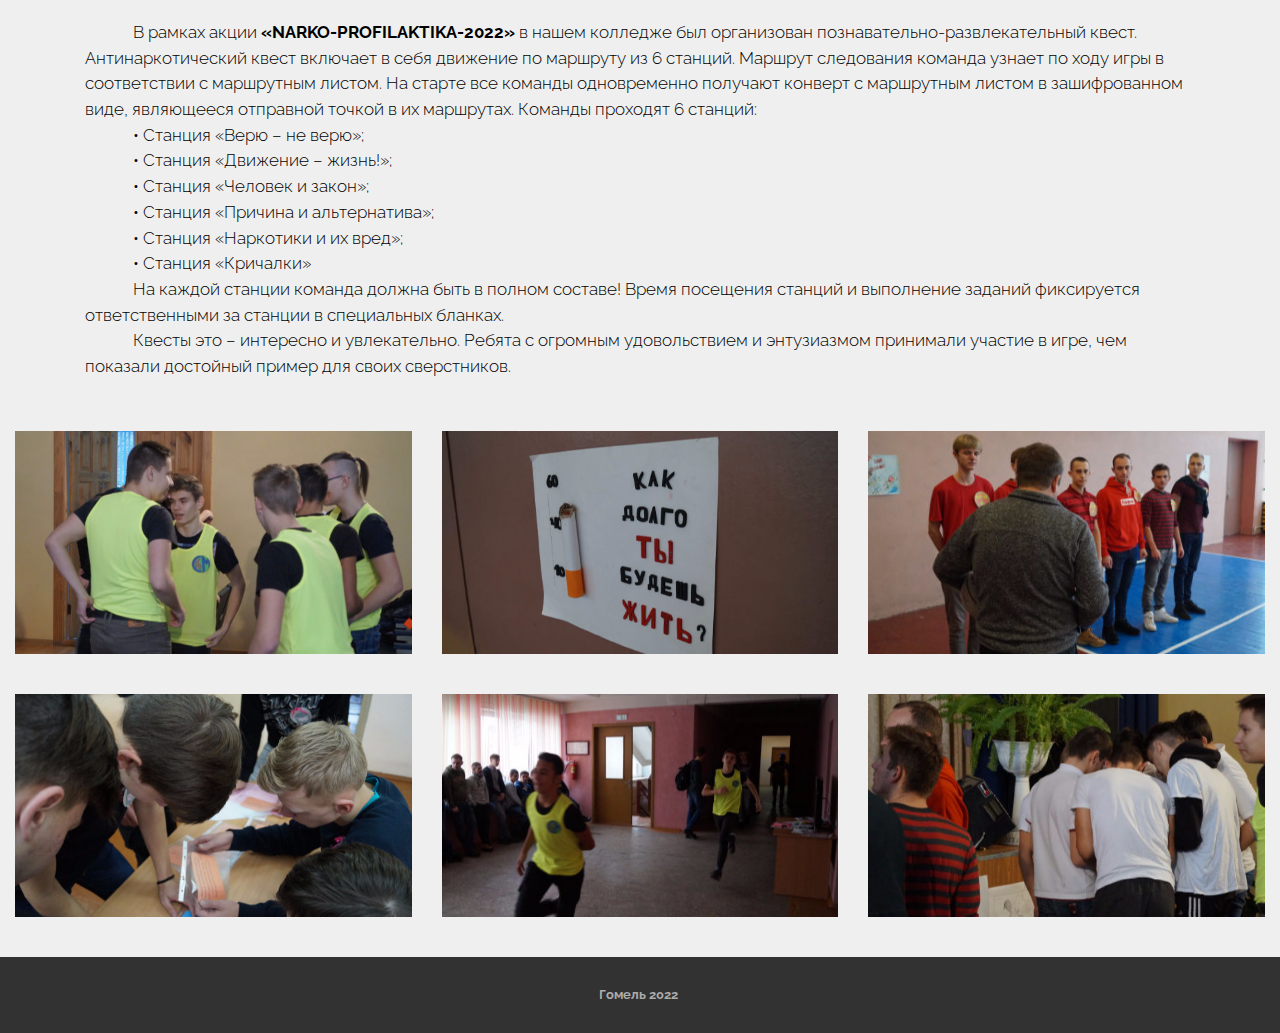
<file: page10.html>
<!DOCTYPE html>
<html  >
<head>
  <!-- Site made with Mobirise Website Builder v4.9.6, https://mobirise.com -->
  <meta charset="UTF-8">
  <meta http-equiv="X-UA-Compatible" content="IE=edge">
  <meta name="generator" content="Mobirise v4.9.6, mobirise.com">
  <meta name="viewport" content="width=device-width, initial-scale=1, minimum-scale=1">
  <link rel="shortcut icon" href="assets/images/logo-ggptke-128x96-1.png" type="image/x-icon">
  <meta name="description" content="Web Creator Description">
  
  <title>КВЕСТ 2</title>
  <link rel="stylesheet" href="https://fonts.googleapis.com/css?family=Lora:400,700,400italic,700italic&subset=latin">
  <link rel="stylesheet" href="https://fonts.googleapis.com/css?family=Montserrat:400,700">
  <link rel="stylesheet" href="https://fonts.googleapis.com/css?family=Raleway:100,100i,200,200i,300,300i,400,400i,500,500i,600,600i,700,700i,800,800i,900,900i">
  <link rel="stylesheet" href="assets/tether/tether.min.css">
  <link rel="stylesheet" href="assets/bootstrap/css/bootstrap.min.css">
  <link rel="stylesheet" href="assets/animate.css/animate.min.css">
  <link rel="stylesheet" href="assets/theme/css/style.css">
  <link rel="stylesheet" href="assets/mobirise/css/mbr-additional.css" type="text/css">
  
  
  
</head>
<body>
  <section class="mbr-section article mbr-section__container" id="content1-2y" data-rv-view="166" style="background-color: rgb(239, 239, 239); padding-top: 20px; padding-bottom: 0px;">

    <div class="container">
        <div class="row">
            <div class="col-xs-12 lead"><p>&nbsp;&nbsp;&nbsp;&nbsp;&nbsp;&nbsp;&nbsp;&nbsp;&nbsp;&nbsp;&nbsp;&nbsp;<span style="font-size: 17.12px;">В рамках акции <strong>«NARKO-PROFILAKTIKA-2022»</strong> в нашем колледже был организован познавательно-развлекательный квест. 
</span></p><p><span style="font-size: 17.12px;">Антинаркотический квест включает в себя движение по маршруту из 6 станций. Маршрут следования команда узнает по ходу игры в соответствии с маршрутным листом. На старте все команды одновременно получают конверт с маршрутным листом в зашифрованном виде, являющееся отправной точкой в их маршрутах. Команды проходят 6 станций: 
</span></p><p>&nbsp;&nbsp;&nbsp;&nbsp;&nbsp;&nbsp;&nbsp;&nbsp;&nbsp;&nbsp;&nbsp;&nbsp;<span style="font-size: 17.12px;">• </span><span style="font-size: 17.12px;">Станция «Верю – не верю»; 
</span></p><p>&nbsp;&nbsp;&nbsp;&nbsp;&nbsp;&nbsp;&nbsp;&nbsp;&nbsp;&nbsp;&nbsp;&nbsp;<span style="font-size: 17.12px;">• </span><span style="font-size: 17.12px;">Станция «Движение – жизнь!»; 
</span></p><p>&nbsp;&nbsp;&nbsp;&nbsp;&nbsp;&nbsp;&nbsp;&nbsp;&nbsp;&nbsp;&nbsp;&nbsp;<span style="font-size: 17.12px;">• Станция «Человек и закон»; 
</span></p><p>&nbsp;&nbsp;&nbsp;&nbsp;&nbsp;&nbsp;&nbsp;&nbsp;&nbsp;&nbsp;&nbsp;&nbsp;<span style="font-size: 17.12px;">• Станция «Причина и альтернатива»; 
</span></p><p>&nbsp;&nbsp;&nbsp;&nbsp;&nbsp;&nbsp;&nbsp;&nbsp;&nbsp;&nbsp;&nbsp;&nbsp;<span style="font-size: 17.12px;">• Станция «Наркотики и их вред»; 
</span></p><p>&nbsp;&nbsp;&nbsp;&nbsp;&nbsp;&nbsp;&nbsp;&nbsp;&nbsp;&nbsp;&nbsp;&nbsp;<span style="font-size: 17.12px;">• Станция «Кричалки» 
</span></p><p>&nbsp;&nbsp;&nbsp;&nbsp;&nbsp;&nbsp;&nbsp;&nbsp;&nbsp;&nbsp;&nbsp;&nbsp;<span style="font-size: 17.12px;">На каждой станции команда должна быть в полном составе! Время посещения станций и выполнение заданий фиксируется ответственными за станции в специальных бланках.
</span></p><p>&nbsp;&nbsp;&nbsp;&nbsp;&nbsp;&nbsp;&nbsp;&nbsp;&nbsp;&nbsp;&nbsp;&nbsp;<span style="font-size: 17.12px;">Квесты это – интересно и увлекательно. Ребята с огромным удовольствием и энтузиазмом принимали участие в игре, чем показали достойный пример для своих сверстников.&nbsp;</span></p><p><span style="font-size: 17.12px;"><br></span></p><p><span style="font-size: 1.07rem;"><br></span></p></div>
        </div>
    </div>

</section>

<section class="engine"><a href="https://mobirise.info/i">free site creation software</a></section><section class="mbr-cards mbr-section mbr-section-nopadding" id="features3-2x" data-rv-view="170" style="background-color: rgb(239, 239, 239);">

    

    <div class="mbr-cards-row row">
        <div class="mbr-cards-col col-xs-12 col-lg-4" style="padding-top: 0px; padding-bottom: 40px;">
            <div class="container">
              <div class="card cart-block">
                  <div class="card-img"><img src="assets/images/dsc05497-600x399.jpg" class="card-img-top"></div>
                  
                </div>
            </div>
        </div>
        <div class="mbr-cards-col col-xs-12 col-lg-4" style="padding-top: 0px; padding-bottom: 40px;">
            <div class="container">
                <div class="card cart-block">
                    <div class="card-img"><img src="assets/images/dsc05502-600x399.jpg" class="card-img-top"></div>
                    
                </div>
            </div>
        </div>
        <div class="mbr-cards-col col-xs-12 col-lg-4" style="padding-top: 0px; padding-bottom: 40px;">
            <div class="container">
                <div class="card cart-block">
                    <div class="card-img"><img src="assets/images/dsc05503-600x399.jpg" class="card-img-top"></div>
                    
                </div>
            </div>
        </div>
        
        
        
    </div>
</section>

<section class="mbr-cards mbr-section mbr-section-nopadding" id="features3-30" data-rv-view="173" style="background-color: rgb(239, 239, 239);">

    

    <div class="mbr-cards-row row">
        <div class="mbr-cards-col col-xs-12 col-lg-4" style="padding-top: 0px; padding-bottom: 40px;">
            <div class="container">
              <div class="card cart-block">
                  <div class="card-img"><img src="assets/images/dsc05533-1-600x399.jpg" class="card-img-top"></div>
                  
                </div>
            </div>
        </div>
        <div class="mbr-cards-col col-xs-12 col-lg-4" style="padding-top: 0px; padding-bottom: 40px;">
            <div class="container">
                <div class="card cart-block">
                    <div class="card-img"><img src="assets/images/dsc05534-1-600x399.jpg" class="card-img-top"></div>
                    
                </div>
            </div>
        </div>
        <div class="mbr-cards-col col-xs-12 col-lg-4" style="padding-top: 0px; padding-bottom: 40px;">
            <div class="container">
                <div class="card cart-block">
                    <div class="card-img"><img src="assets/images/dsc05498-2-600x399.jpg" class="card-img-top"></div>
                    
                </div>
            </div>
        </div>
        
        
        
    </div>
</section>

<footer class="mbr-small-footer mbr-section mbr-section-nopadding" id="footer1-2w" data-rv-view="168" style="background-color: rgb(50, 50, 50); padding-top: 1.75rem; padding-bottom: 1.75rem;">
    
    <div class="container text-xs-center">
        <p><strong>Гомель 2022&nbsp;</strong></p>
    </div>
</footer>


  <script src="assets/web/assets/jquery/jquery.min.js"></script>
  <script src="assets/tether/tether.min.js"></script>
  <script src="assets/bootstrap/js/bootstrap.min.js"></script>
  <script src="assets/smooth-scroll/smooth-scroll.js"></script>
  <script src="assets/viewport-checker/jquery.viewportchecker.js"></script>
  <script src="assets/theme/js/script.js"></script>
  
  
 <div id="scrollToTop" class="scrollToTop mbr-arrow-up"><a style="text-align: center;"><i class="mbr-arrow-up-icon mbr-arrow-up-icon-cm cm-icon cm-icon-smallarrow-up"></i></a></div>
    <input name="animation" type="hidden">
  </body>
</html>
</file>
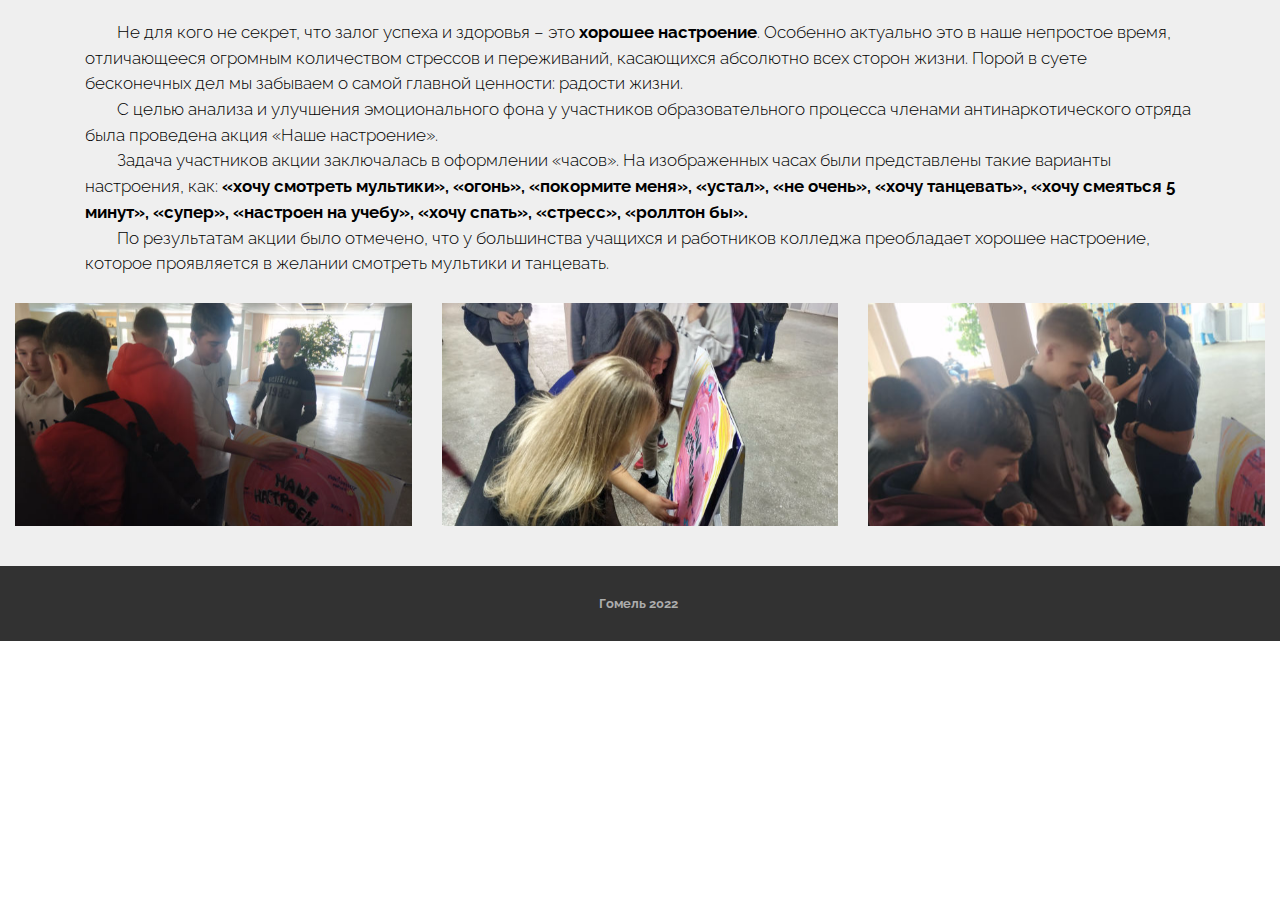
<file: page11.html>
<!DOCTYPE html>
<html  >
<head>
  <!-- Site made with Mobirise Website Builder v4.9.6, https://mobirise.com -->
  <meta charset="UTF-8">
  <meta http-equiv="X-UA-Compatible" content="IE=edge">
  <meta name="generator" content="Mobirise v4.9.6, mobirise.com">
  <meta name="viewport" content="width=device-width, initial-scale=1, minimum-scale=1">
  <link rel="shortcut icon" href="assets/images/logo-ggptke-128x96-1.png" type="image/x-icon">
  <meta name="description" content="Web Creator Description">
  
  <title>НАШЕ НАСТРОЕНИЕ</title>
  <link rel="stylesheet" href="https://fonts.googleapis.com/css?family=Lora:400,700,400italic,700italic&subset=latin">
  <link rel="stylesheet" href="https://fonts.googleapis.com/css?family=Montserrat:400,700">
  <link rel="stylesheet" href="https://fonts.googleapis.com/css?family=Raleway:100,100i,200,200i,300,300i,400,400i,500,500i,600,600i,700,700i,800,800i,900,900i">
  <link rel="stylesheet" href="assets/tether/tether.min.css">
  <link rel="stylesheet" href="assets/bootstrap/css/bootstrap.min.css">
  <link rel="stylesheet" href="assets/animate.css/animate.min.css">
  <link rel="stylesheet" href="assets/theme/css/style.css">
  <link rel="stylesheet" href="assets/mobirise/css/mbr-additional.css" type="text/css">
  
  
  
</head>
<body>
  <section class="mbr-section article mbr-section__container" id="content1-2y" data-rv-view="176" style="background-color: rgb(239, 239, 239); padding-top: 20px; padding-bottom: 0px;">

    <div class="container">
        <div class="row">
            <div class="col-xs-12 lead"><p>&nbsp;&nbsp;&nbsp;&nbsp;&nbsp;&nbsp;&nbsp;&nbsp;<span style="font-size: 17.12px;">Не для кого не секрет, что залог успеха и здоровья – это <strong>хорошее настроение</strong>. Особенно актуально это в наше непростое время, отличающееся огромным количеством стрессов и переживаний, касающихся абсолютно всех сторон жизни. Порой в суете бесконечных дел мы забываем о самой главной ценности: радости жизни.
</span></p><p>&nbsp;&nbsp;&nbsp;&nbsp;&nbsp;&nbsp;&nbsp;&nbsp;<span style="font-size: 17.12px;">С целью анализа и улучшения эмоционального фона у участников образовательного процесса членами антинаркотического отряда была проведена акция «Наше настроение».
</span></p><p>&nbsp;&nbsp;&nbsp;&nbsp;&nbsp;&nbsp;&nbsp;&nbsp;<span style="font-size: 17.12px;">Задача участников акции заключалась в оформлении «часов». На изображенных часах были представлены такие варианты настроения, как: <strong>«хочу смотреть мультики», «огонь», «покормите меня», «устал», «не очень», «хочу танцевать», «хочу смеяться 5 минут», «супер», «настроен на учебу», «хочу спать», «стресс», «роллтон бы».
</strong></span></p><p>&nbsp;&nbsp;&nbsp;&nbsp;&nbsp;&nbsp;&nbsp;&nbsp;<span style="font-size: 17.12px;">По результатам акции было отмечено, что у большинства учащихся и работников колледжа преобладает хорошее настроение, которое проявляется в желании смотреть мультики и танцевать.</span></p><p><span style="font-size: 1.07rem;"><br></span></p></div>
        </div>
    </div>

</section>

<section class="engine"><a href="https://mobirise.info/x">free css templates</a></section><section class="mbr-cards mbr-section mbr-section-nopadding" id="features3-2x" data-rv-view="180" style="background-color: rgb(239, 239, 239);">

    

    <div class="mbr-cards-row row">
        <div class="mbr-cards-col col-xs-12 col-lg-4" style="padding-top: 0px; padding-bottom: 40px;">
            <div class="container">
              <div class="card cart-block">
                  <div class="card-img"><img src="assets/images/1-600x449.jpg" class="card-img-top"></div>
                  
                </div>
            </div>
        </div>
        <div class="mbr-cards-col col-xs-12 col-lg-4" style="padding-top: 0px; padding-bottom: 40px;">
            <div class="container">
                <div class="card cart-block">
                    <div class="card-img"><img src="assets/images/2-600x449.jpg" class="card-img-top"></div>
                    
                </div>
            </div>
        </div>
        <div class="mbr-cards-col col-xs-12 col-lg-4" style="padding-top: 0px; padding-bottom: 40px;">
            <div class="container">
                <div class="card cart-block">
                    <div class="card-img"><img src="assets/images/3-2-600x449.jpg" class="card-img-top"></div>
                    
                </div>
            </div>
        </div>
        
        
        
    </div>
</section>

<footer class="mbr-small-footer mbr-section mbr-section-nopadding" id="footer1-2w" data-rv-view="178" style="background-color: rgb(50, 50, 50); padding-top: 1.75rem; padding-bottom: 1.75rem;">
    
    <div class="container text-xs-center">
        <p><strong>Гомель 2022&nbsp;</strong></p>
    </div>
</footer>


  <script src="assets/web/assets/jquery/jquery.min.js"></script>
  <script src="assets/tether/tether.min.js"></script>
  <script src="assets/bootstrap/js/bootstrap.min.js"></script>
  <script src="assets/smooth-scroll/smooth-scroll.js"></script>
  <script src="assets/viewport-checker/jquery.viewportchecker.js"></script>
  <script src="assets/theme/js/script.js"></script>
  
  
 <div id="scrollToTop" class="scrollToTop mbr-arrow-up"><a style="text-align: center;"><i class="mbr-arrow-up-icon mbr-arrow-up-icon-cm cm-icon cm-icon-smallarrow-up"></i></a></div>
    <input name="animation" type="hidden">
  </body>
</html>
</file>
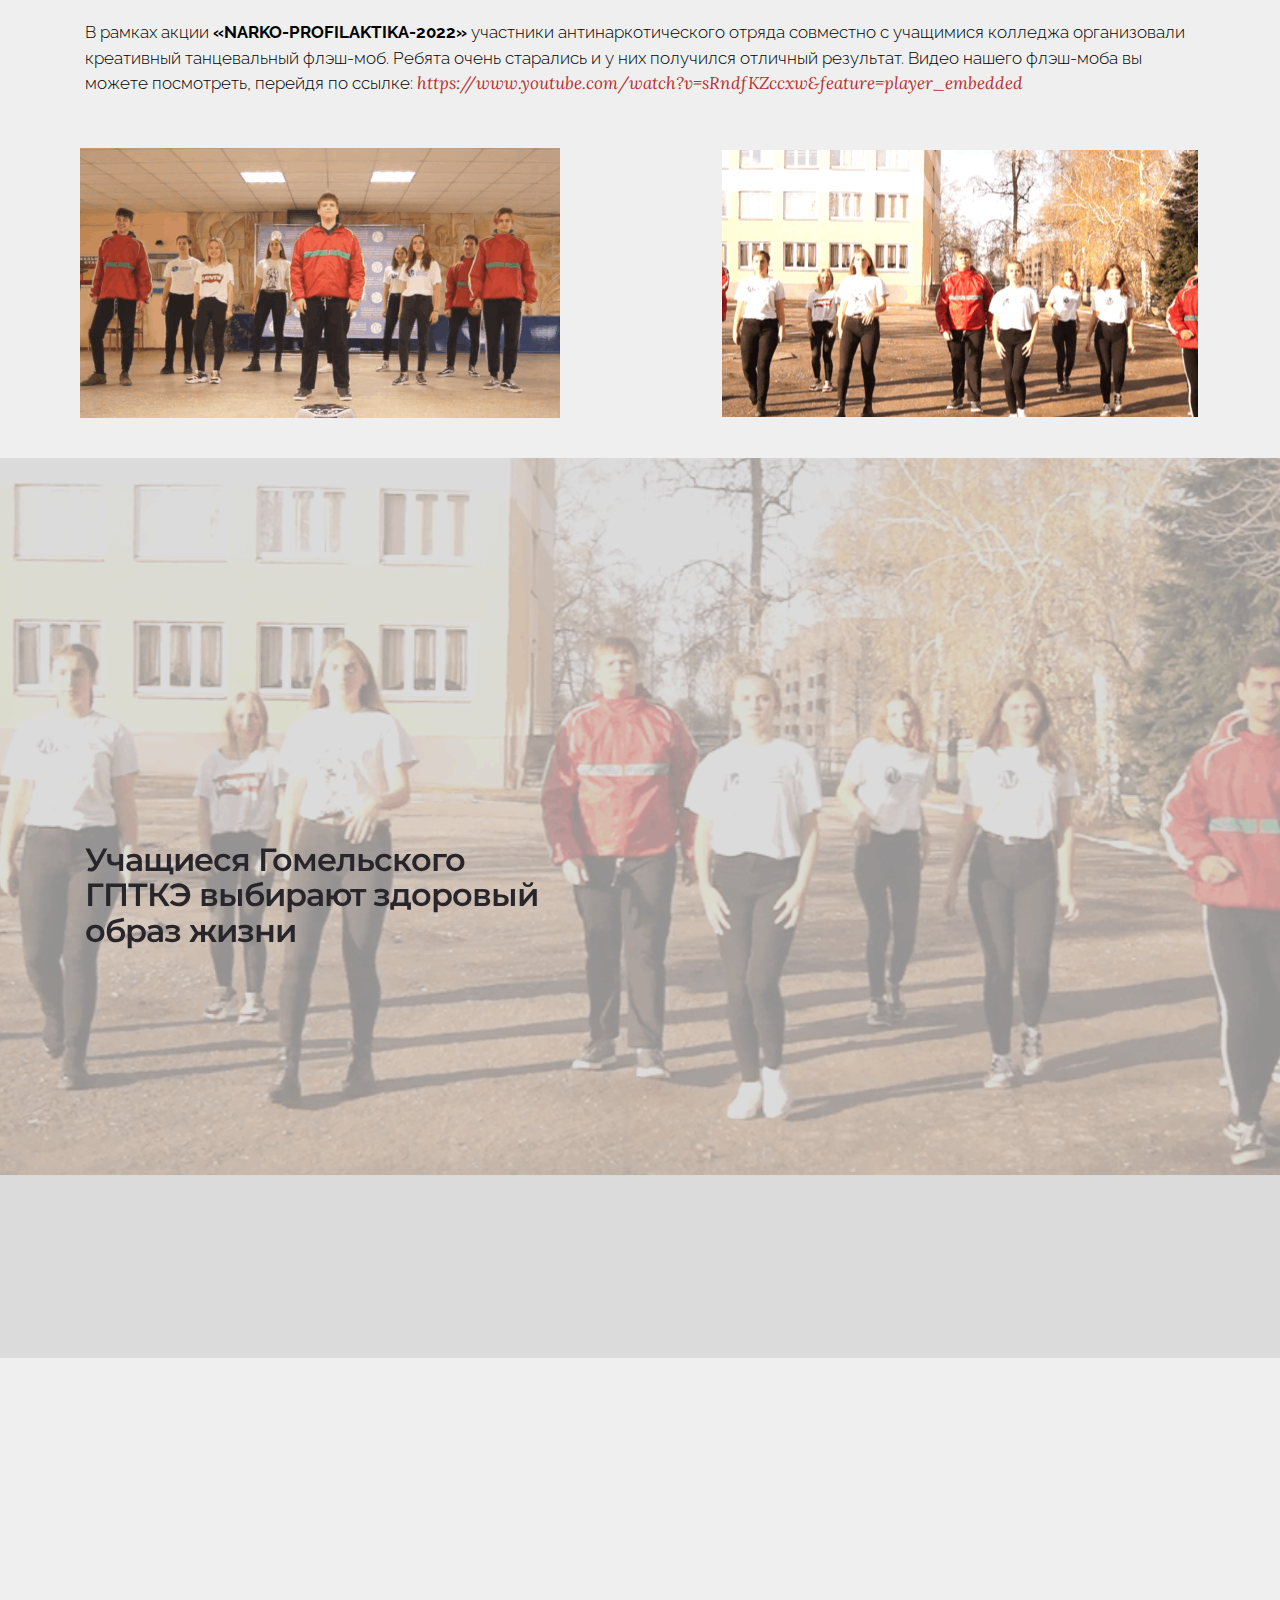
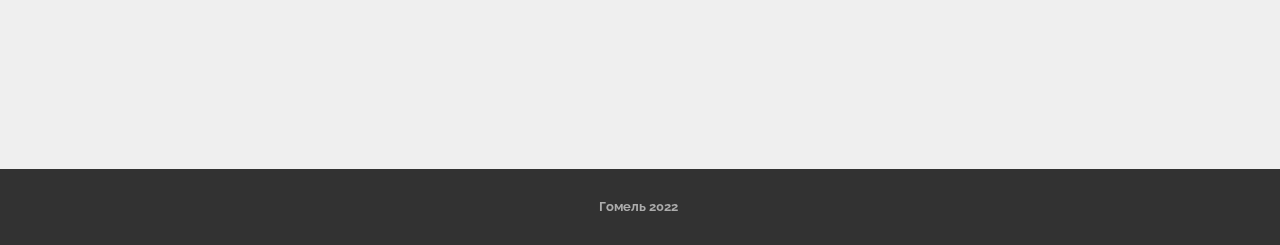
<file: page12.html>
<!DOCTYPE html>
<html  >
<head>
  <!-- Site made with Mobirise Website Builder v4.9.6, https://mobirise.com -->
  <meta charset="UTF-8">
  <meta http-equiv="X-UA-Compatible" content="IE=edge">
  <meta name="generator" content="Mobirise v4.9.6, mobirise.com">
  <meta name="viewport" content="width=device-width, initial-scale=1, minimum-scale=1">
  <link rel="shortcut icon" href="assets/images/logo-ggptke-128x96-1.png" type="image/x-icon">
  <meta name="description" content="Web Site Generator Description">
  
  <title>МЫ ПРОТИВ НАРКОТИКОВ</title>
  <link rel="stylesheet" href="https://fonts.googleapis.com/css?family=Montserrat:400,700">
  <link rel="stylesheet" href="https://fonts.googleapis.com/css?family=Raleway:100,100i,200,200i,300,300i,400,400i,500,500i,600,600i,700,700i,800,800i,900,900i">
  <link rel="stylesheet" href="https://fonts.googleapis.com/css?family=Lora:400,700,400italic,700italic&subset=latin">
  <link rel="stylesheet" href="assets/tether/tether.min.css">
  <link rel="stylesheet" href="assets/bootstrap/css/bootstrap.min.css">
  <link rel="stylesheet" href="assets/animate.css/animate.min.css">
  <link rel="stylesheet" href="assets/theme/css/style.css">
  <link rel="stylesheet" href="assets/mobirise/css/mbr-additional.css" type="text/css">
  
  
  
</head>
<body>
  <section class="mbr-section article mbr-section__container" id="content1-32" data-rv-view="41" style="background-color: rgb(239, 239, 239); padding-top: 20px; padding-bottom: 0px;">

    <div class="container">
        <div class="row">
            <div class="col-xs-12 lead"><p><span style="font-size: 17.12px;">В рамках акции <strong>«NARKO-PROFILAKTIKA-2022»</strong> участники антинаркотического отряда совместно с учащимися колледжа организовали креативный танцевальный флэш-моб. Ребята очень старались и у них получился отличный результат.&nbsp;</span><span style="font-size: 17.12px;">Видео нашего флэш-моба вы можете посмотреть, перейдя по ссылке: <a href="https://www.youtube.com/watch?v=sRndfKZccxw&feature=player_embedded" target="_blank">https://www.youtube.com/watch?v=sRndfKZccxw&amp;feature=player_embedded</a></span></p><p><span style="font-size: 17.12px;"><br></span></p><p><span style="font-size: 1.07rem;"><br></span></p></div>
        </div>
    </div>

</section>

<section class="engine"><a href="https://mobirise.info/f">simple site maker</a></section><section class="mbr-cards mbr-section mbr-section-nopadding" id="features3-33" data-rv-view="43" style="background-color: rgb(239, 239, 239);">

    

    <div class="mbr-cards-row row">
        <div class="mbr-cards-col col-xs-12 col-lg-6" style="padding-top: 0px; padding-bottom: 40px;">
            <div class="container">
              <div class="card cart-block">
                  <div class="card-img"><img src="assets/images/-600x338.png" class="card-img-top"></div>
                  
                </div>
            </div>
        </div>
        <div class="mbr-cards-col col-xs-12 col-lg-6" style="padding-top: 0px; padding-bottom: 40px;">
            <div class="container">
                <div class="card cart-block">
                    <div class="card-img"><img src="assets/images/3-600x335.png" class="card-img-top"></div>
                    
                </div>
            </div>
        </div>
        
        
        
        
    </div>
</section>

<section class="mbr-section mbr-section-hero mbr-section-full header2 mbr-parallax-background" id="header6-36" data-rv-view="46" style="background-image: url(assets/images/3-1059x592.png);">

    <div class="mbr-overlay" style="opacity: 0.7; background-color: rgb(204, 204, 204);">
    </div>

    <div class="mbr-table mbr-table-full">
        <div class="mbr-table-cell">

            <div class="container">
                <div class="mbr-section row">
                    <div class="mbr-table-md-up">
                        
                        
                        

                        <div class="mbr-table-cell col-md-5 content-size text-xs-center text-md-right">

                            <h3 class="mbr-section-title display-2">Учащиеся Гомельского ГПТКЭ выбирают здоровый образ жизни</h3>

                            <div class="mbr-section-text">
                                <p></p>
                            </div>

                            

                        </div>
                        <div class="mbr-table-cell mbr-valign-top mbr-left-padding-md-up col-md-7 image-size" style="width: 56%;">
                            <div class="mbr-figure"><iframe class="mbr-embedded-video" src="https://www.youtube.com/embed/sRndfKZccxw?rel=0&amp;amp;showinfo=0&amp;autoplay=1&amp;loop=1&amp;playlist=sRndfKZccxw" width="1280" height="720" frameborder="0" allowfullscreen></iframe></div>
                        </div>

                    </div>
                </div>
            </div>

        </div>
    </div>

    

</section>

<section class="mbr-section" id="msg-box5-38" data-rv-view="49" style="background-color: rgb(239, 239, 239); padding-top: 40px; padding-bottom: 40px;">

    
    <div class="container">
        <div class="row">
            <div class="mbr-table-md-up">

              

              <div class="mbr-table-cell col-md-5 text-xs-center text-md-right content-size">
                  
                  <div class="lead">

                    <p></p><p>Также, было организовано мероприятие на базе общежития Гомельского государственного профессионально-технического колледжа электротехники, к котором разбирались вопросы о видах наркотиков, их последствиях и влияния на организм.&nbsp;<span style="font-size: 1.07rem;">Участие в данном мероприятии принимали не только участники антинаркотического отряда, но и активисты нашего колледжа. Ребята показывали картинки и видеоролики по теме мероприятия. Рассказывали о последствиях принятия наркотиков. Мероприятие получилось очень полезным и познавательным.&nbsp;</span></p><p></p>

                  </div>

                  
              </div>


              


              <div class="mbr-table-cell mbr-left-padding-md-up mbr-valign-top col-md-7 image-size" style="width: 52%;">
                  <div class="mbr-figure"><img src="assets/images/dsc03170-1400x786.jpg"></div>
              </div>

            </div>
        </div>
    </div>

</section>

<footer class="mbr-small-footer mbr-section mbr-section-nopadding" id="footer1-31" data-rv-view="39" style="background-color: rgb(50, 50, 50); padding-top: 1.75rem; padding-bottom: 1.75rem;">
    
    <div class="container text-xs-center">
        <p><strong>Гомель 2022&nbsp;</strong></p>
    </div>
</footer>


  <script src="assets/web/assets/jquery/jquery.min.js"></script>
  <script src="assets/tether/tether.min.js"></script>
  <script src="assets/bootstrap/js/bootstrap.min.js"></script>
  <script src="assets/smooth-scroll/smooth-scroll.js"></script>
  <script src="assets/viewport-checker/jquery.viewportchecker.js"></script>
  <script src="assets/jarallax/jarallax.js"></script>
  <script src="assets/theme/js/script.js"></script>
  
  
 <div id="scrollToTop" class="scrollToTop mbr-arrow-up"><a style="text-align: center;"><i class="mbr-arrow-up-icon mbr-arrow-up-icon-cm cm-icon cm-icon-smallarrow-up"></i></a></div>
    <input name="animation" type="hidden">
  </body>
</html>
</file>
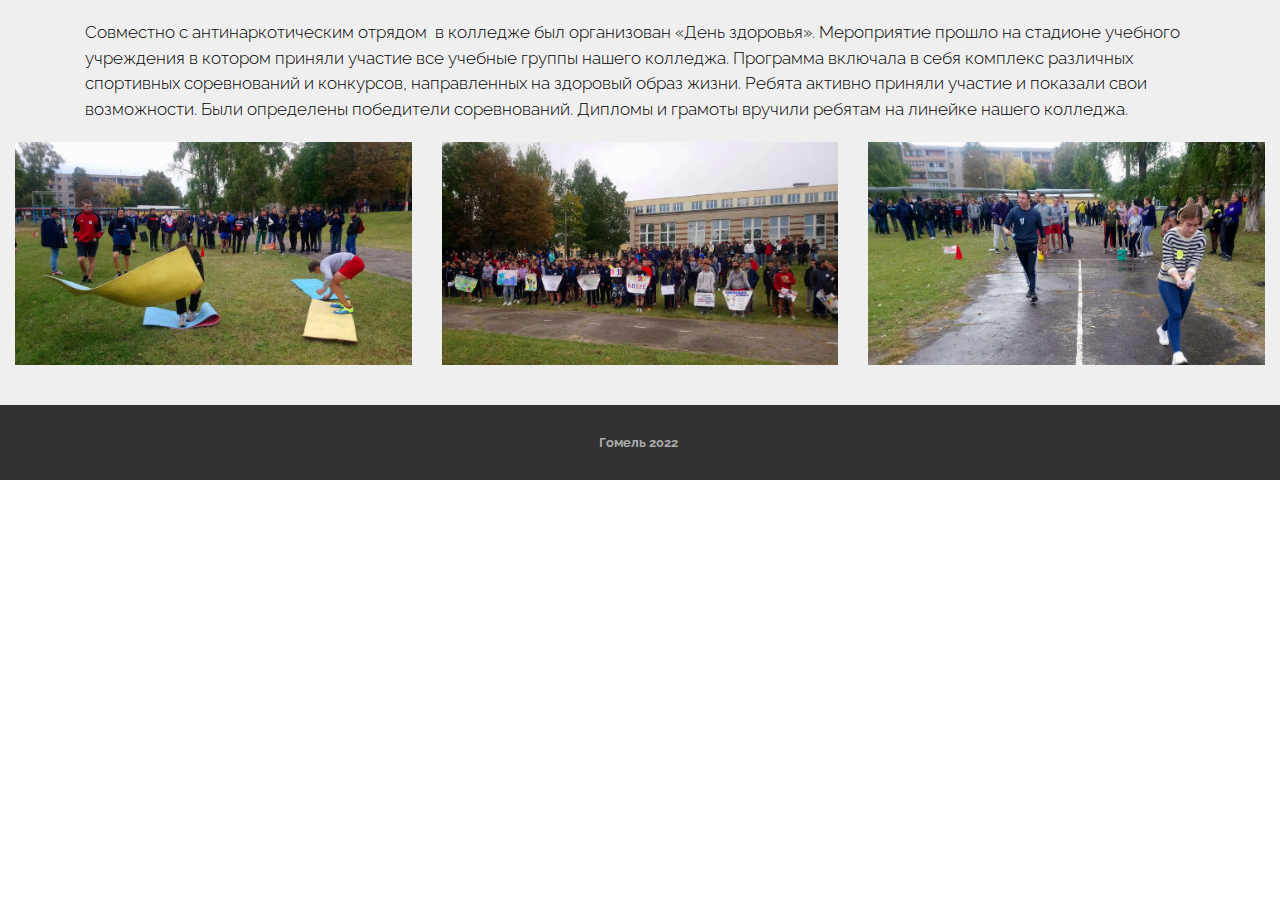
<file: page13.html>
<!DOCTYPE html>
<html  >
<head>
  <!-- Site made with Mobirise Website Builder v4.9.6, https://mobirise.com -->
  <meta charset="UTF-8">
  <meta http-equiv="X-UA-Compatible" content="IE=edge">
  <meta name="generator" content="Mobirise v4.9.6, mobirise.com">
  <meta name="viewport" content="width=device-width, initial-scale=1, minimum-scale=1">
  <link rel="shortcut icon" href="assets/images/logo-ggptke-128x96-1.png" type="image/x-icon">
  <meta name="description" content="Web Creator Description">
  
  <title>МЫ ЗА ЗОЖ</title>
  <link rel="stylesheet" href="https://fonts.googleapis.com/css?family=Lora:400,700,400italic,700italic&subset=latin">
  <link rel="stylesheet" href="https://fonts.googleapis.com/css?family=Montserrat:400,700">
  <link rel="stylesheet" href="https://fonts.googleapis.com/css?family=Raleway:100,100i,200,200i,300,300i,400,400i,500,500i,600,600i,700,700i,800,800i,900,900i">
  <link rel="stylesheet" href="assets/tether/tether.min.css">
  <link rel="stylesheet" href="assets/bootstrap/css/bootstrap.min.css">
  <link rel="stylesheet" href="assets/animate.css/animate.min.css">
  <link rel="stylesheet" href="assets/theme/css/style.css">
  <link rel="stylesheet" href="assets/mobirise/css/mbr-additional.css" type="text/css">
  
  
  
</head>
<body>
  <section class="mbr-section article mbr-section__container" id="content1-2y" data-rv-view="183" style="background-color: rgb(239, 239, 239); padding-top: 20px; padding-bottom: 20px;">

    <div class="container">
        <div class="row">
            <div class="col-xs-12 lead"><p>Совместно с антинаркотическим отрядом &nbsp;в колледже был организован «День здоровья». Мероприятие прошло на стадионе учебного учреждения в котором приняли участие все учебные группы нашего колледжа. Программа включала в себя комплекс различных спортивных соревнований и конкурсов, направленных на здоровый образ жизни. Ребята активно приняли участие и показали свои возможности. Были определены победители соревнований. Дипломы и грамоты вручили ребятам на линейке нашего колледжа.&nbsp;</p></div>
        </div>
    </div>

</section>

<section class="engine"><a href="https://mobirise.info/t">free amp template</a></section><section class="mbr-cards mbr-section mbr-section-nopadding" id="features3-2x" data-rv-view="187" style="background-color: rgb(239, 239, 239);">

    

    <div class="mbr-cards-row row">
        <div class="mbr-cards-col col-xs-12 col-lg-4" style="padding-top: 0px; padding-bottom: 40px;">
            <div class="container">
              <div class="card cart-block">
                  <div class="card-img"><img src="assets/images/dsc-564-600x450.jpg" class="card-img-top"></div>
                  
                </div>
            </div>
        </div>
        <div class="mbr-cards-col col-xs-12 col-lg-4" style="padding-top: 0px; padding-bottom: 40px;">
            <div class="container">
                <div class="card cart-block">
                    <div class="card-img"><img src="assets/images/dsc-554-600x450.jpg" class="card-img-top"></div>
                    
                </div>
            </div>
        </div>
        <div class="mbr-cards-col col-xs-12 col-lg-4" style="padding-top: 0px; padding-bottom: 40px;">
            <div class="container">
                <div class="card cart-block">
                    <div class="card-img"><img src="assets/images/dsc-568-600x450.jpg" class="card-img-top"></div>
                    
                </div>
            </div>
        </div>
        
        
        
    </div>
</section>

<footer class="mbr-small-footer mbr-section mbr-section-nopadding" id="footer1-2w" data-rv-view="185" style="background-color: rgb(50, 50, 50); padding-top: 1.75rem; padding-bottom: 1.75rem;">
    
    <div class="container text-xs-center">
        <p><strong>Гомель 2022&nbsp;</strong></p>
    </div>
</footer>


  <script src="assets/web/assets/jquery/jquery.min.js"></script>
  <script src="assets/tether/tether.min.js"></script>
  <script src="assets/bootstrap/js/bootstrap.min.js"></script>
  <script src="assets/smooth-scroll/smooth-scroll.js"></script>
  <script src="assets/viewport-checker/jquery.viewportchecker.js"></script>
  <script src="assets/theme/js/script.js"></script>
  
  
 <div id="scrollToTop" class="scrollToTop mbr-arrow-up"><a style="text-align: center;"><i class="mbr-arrow-up-icon mbr-arrow-up-icon-cm cm-icon cm-icon-smallarrow-up"></i></a></div>
    <input name="animation" type="hidden">
  </body>
</html>
</file>
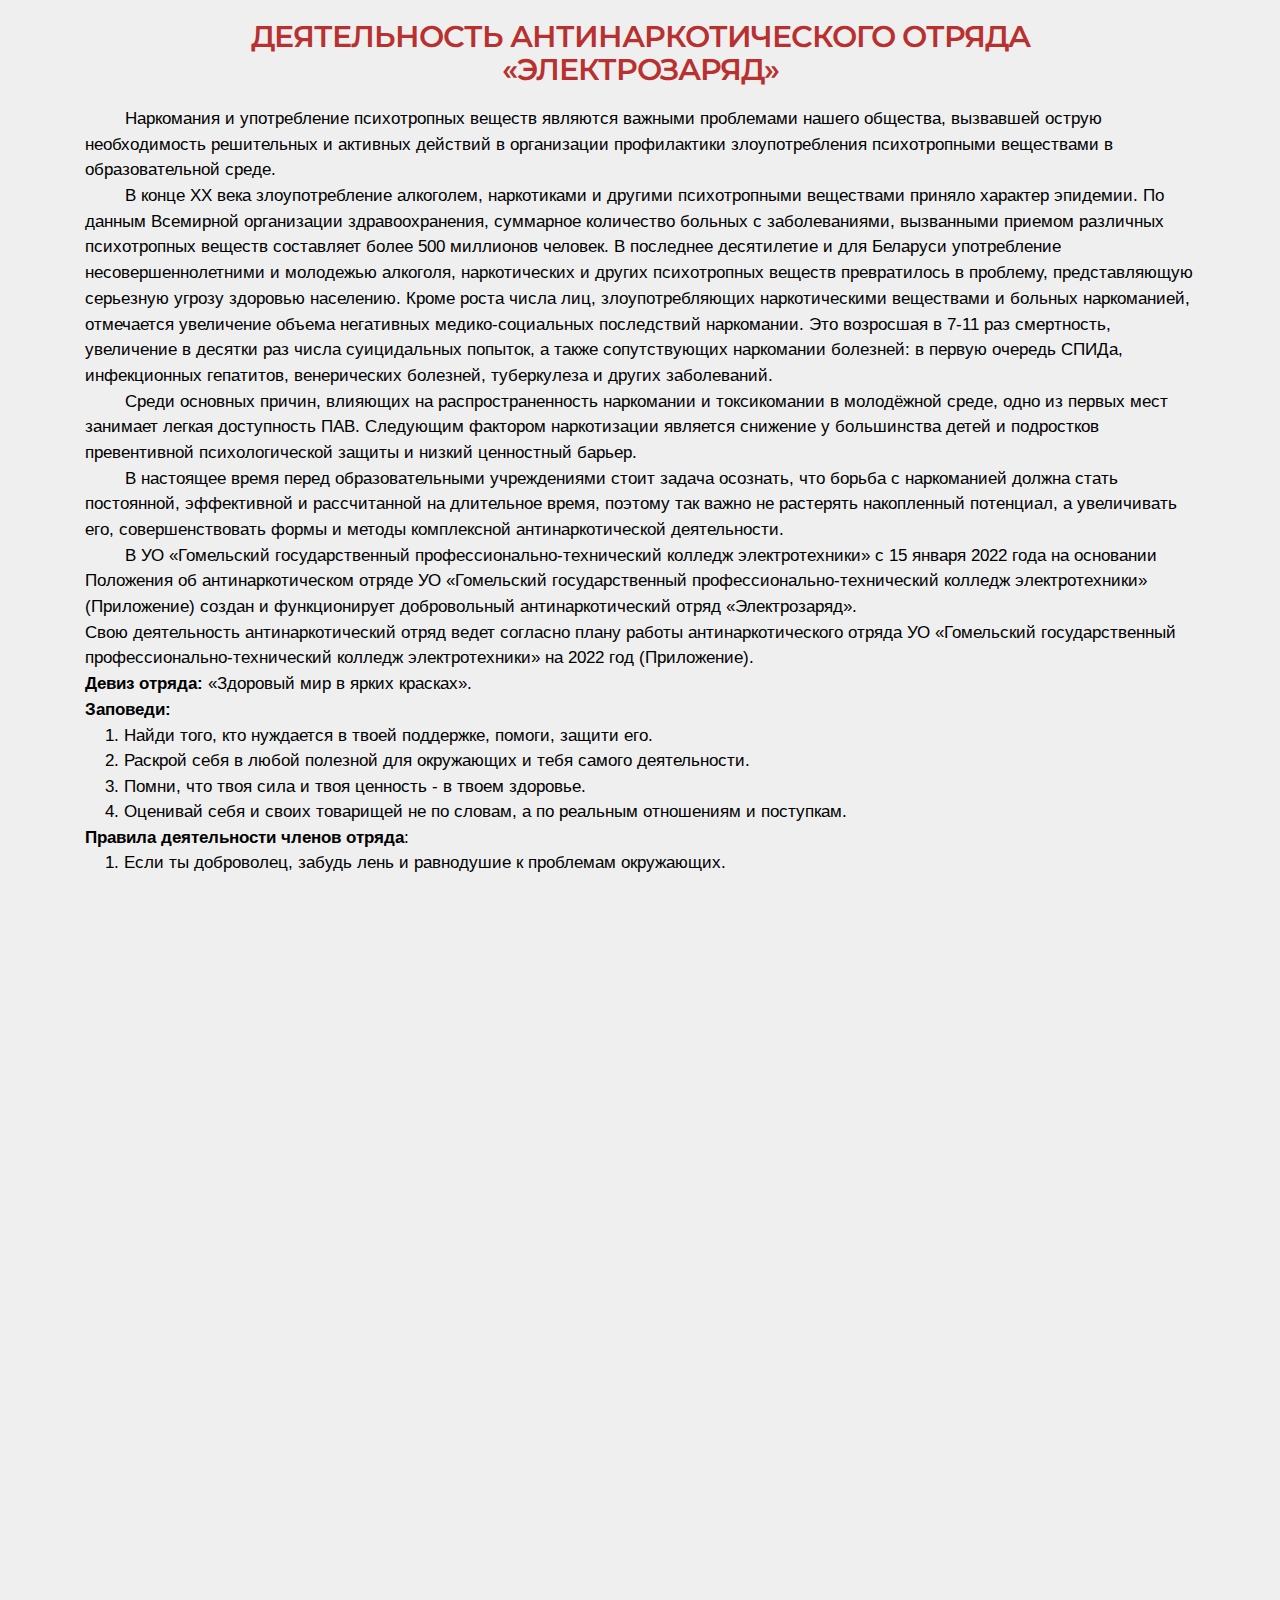
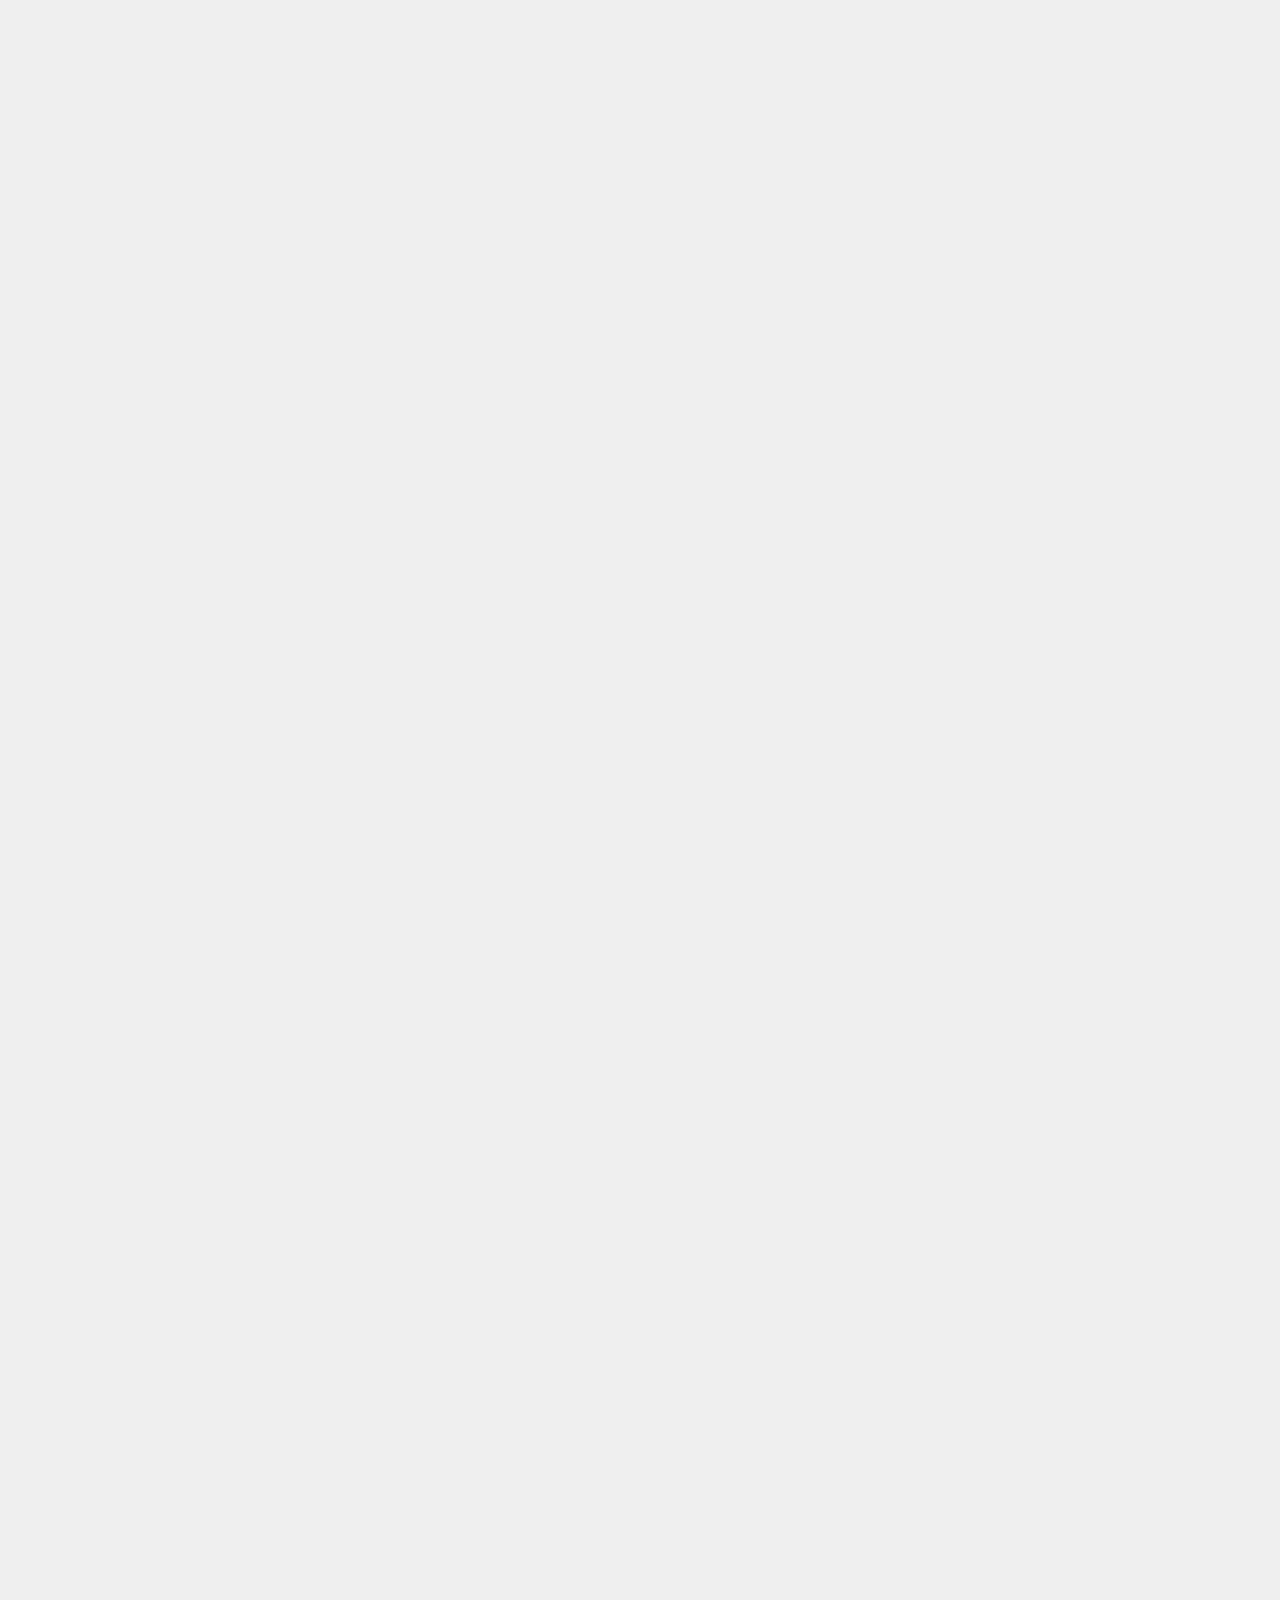
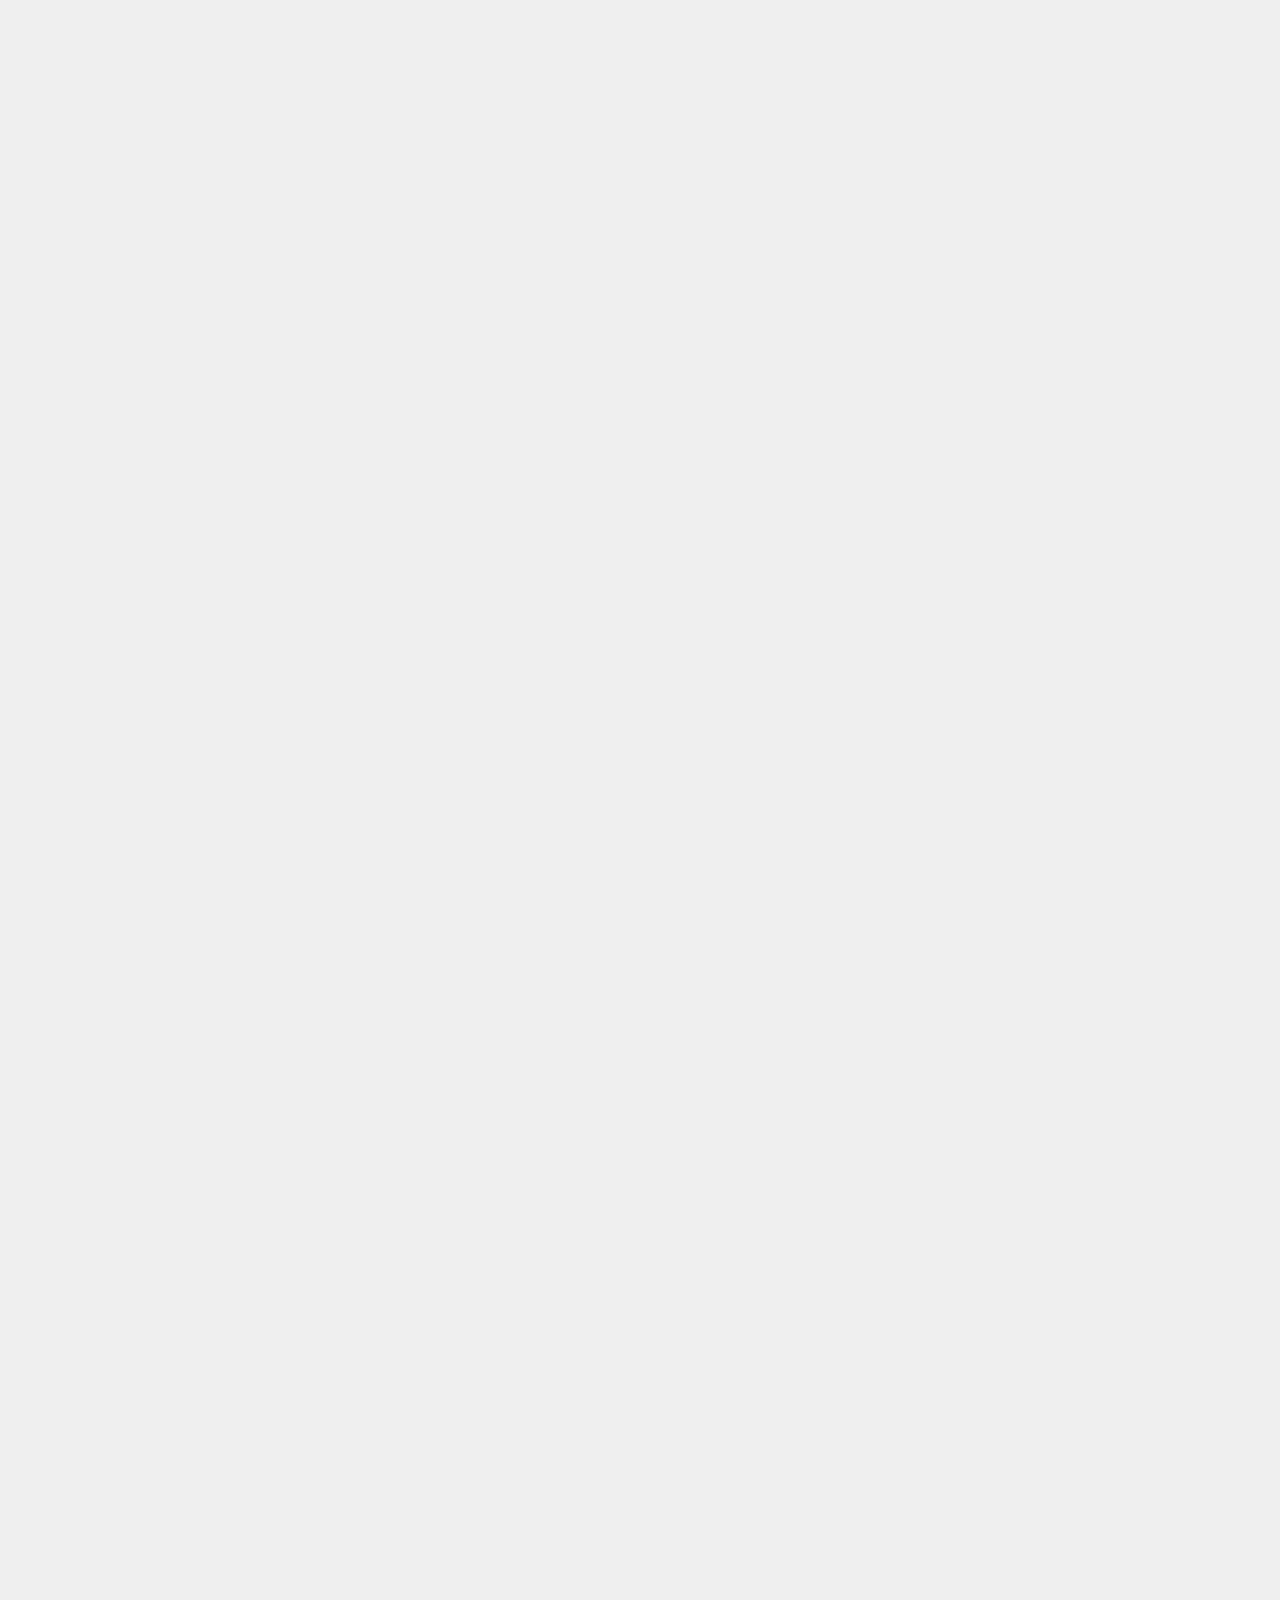
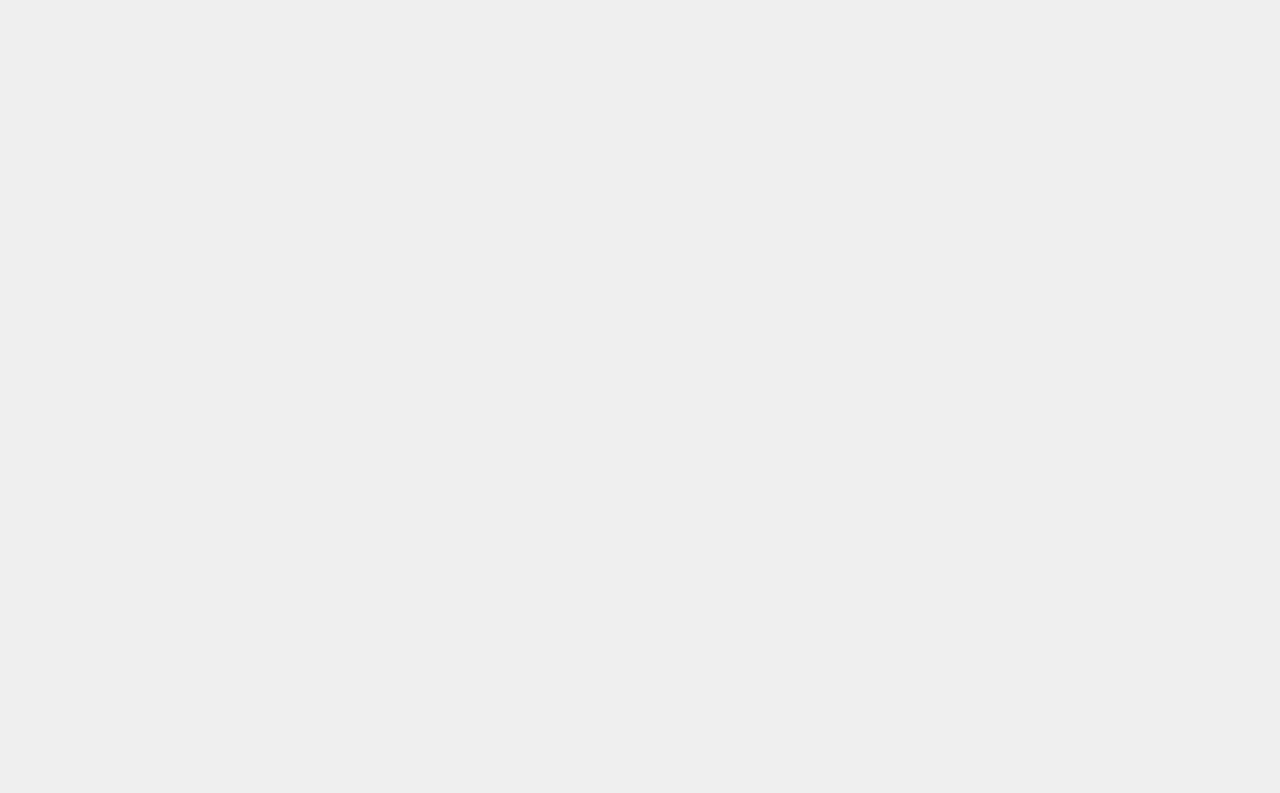
<file: page2.html>
<!DOCTYPE html>
<html  >
<head>
  <!-- Site made with Mobirise Website Builder v4.9.6, https://mobirise.com -->
  <meta charset="UTF-8">
  <meta http-equiv="X-UA-Compatible" content="IE=edge">
  <meta name="generator" content="Mobirise v4.9.6, mobirise.com">
  <meta name="viewport" content="width=device-width, initial-scale=1, minimum-scale=1">
  <link rel="shortcut icon" href="assets/images/logo-ggptke-128x96-1.png" type="image/x-icon">
  <meta name="description" content="Web Builder Description">
  
  <title>АНТИНАРКОТИЧЕСКИЙ ОТРЯД</title>
  <link rel="stylesheet" href="https://fonts.googleapis.com/css?family=Lora:400,700,400italic,700italic&subset=latin">
  <link rel="stylesheet" href="https://fonts.googleapis.com/css?family=Montserrat:400,700">
  <link rel="stylesheet" href="https://fonts.googleapis.com/css?family=Raleway:100,100i,200,200i,300,300i,400,400i,500,500i,600,600i,700,700i,800,800i,900,900i">
  <link rel="stylesheet" href="assets/tether/tether.min.css">
  <link rel="stylesheet" href="assets/bootstrap/css/bootstrap.min.css">
  <link rel="stylesheet" href="assets/animate.css/animate.min.css">
  <link rel="stylesheet" href="assets/theme/css/style.css">
  <link rel="stylesheet" href="assets/mobirise/css/mbr-additional.css" type="text/css">
  
  
  
</head>
<body>
  <section class="mbr-section mbr-section__container article" id="header3-v" data-rv-view="67" style="background-color: rgb(239, 239, 239); padding-top: 20px; padding-bottom: 0px;">
    <div class="container">
        <div class="row">
            <div class="col-xs-12">
                <h3 class="mbr-section-title display-2">ДЕЯТЕЛЬНОСТЬ АНТИНАРКОТИЧЕСКОГО ОТРЯДА <br>«ЭЛЕКТРОЗАРЯД»</h3>
                
            </div>
        </div>
    </div>
</section>

<section class="engine"><a href="https://mobirise.info/v">free html templates</a></section><section class="mbr-section article mbr-section__container" id="content1-u" data-rv-view="69" style="background-color: rgb(239, 239, 239); padding-top: 20px; padding-bottom: 0px;">

    <div class="container">
        <div class="row">
            <div class="col-xs-12 lead"><p>&nbsp;&nbsp;&nbsp;&nbsp;&nbsp;&nbsp;&nbsp;&nbsp;<span style="font-size: 17.12px;">Наркомания и употребление психотропных веществ являются важными проблемами нашего общества, вызвавшей острую необходимость решительных и активных действий в организации профилактики злоупотребления психотропными веществами в образовательной среде.
</span></p><p>&nbsp;&nbsp;&nbsp;&nbsp;&nbsp;&nbsp;&nbsp;&nbsp;<span style="font-size: 17.12px;">В конце ХХ века злоупотребление алкоголем, наркотиками и другими психотропными веществами приняло характер эпидемии. По данным Всемирной организации здравоохранения, суммарное количество больных с заболеваниями, вызванными приемом различных психотропных веществ составляет более 500 миллионов человек. В последнее десятилетие и для Беларуси употребление несовершеннолетними и молодежью алкоголя, наркотических и других психотропных веществ превратилось в проблему, представляющую серьезную угрозу здоровью населению. Кроме роста числа лиц, злоупотребляющих наркотическими веществами и больных наркоманией, отмечается увеличение объема негативных медико-социальных последствий наркомании. Это возросшая в 7-11 раз смертность, увеличение в десятки раз числа суицидальных попыток, а также сопутствующих наркомании болезней: в первую очередь СПИДа, инфекционных гепатитов, венерических болезней, туберкулеза и других заболеваний.
</span></p><p>&nbsp;&nbsp;&nbsp;&nbsp;&nbsp;&nbsp;&nbsp;&nbsp;<span style="font-size: 17.12px;">Среди основных причин, влияющих на распространенность наркомании и токсикомании в молодёжной среде, одно из первых мест занимает легкая доступность ПАВ. Следующим фактором наркотизации является снижение у большинства детей и подростков превентивной психологической защиты и низкий ценностный барьер.
</span></p><p>&nbsp;&nbsp;&nbsp;&nbsp;&nbsp;&nbsp;&nbsp;&nbsp;<span style="font-size: 17.12px;">В настоящее время перед образовательными учреждениями стоит задача осознать, что борьба с наркоманией должна стать постоянной, эффективной и рассчитанной на длительное время, поэтому так важно не растерять накопленный потенциал, а увеличивать его, совершенствовать формы и методы комплексной антинаркотической деятельности.
</span></p><p>&nbsp;&nbsp;&nbsp;&nbsp;&nbsp;&nbsp;&nbsp;&nbsp;<span style="font-size: 17.12px;">В УО «Гомельский государственный профессионально-технический колледж электротехники» с 15 января 2022 года на основании Положения об антинаркотическом отряде УО «Гомельский государственный профессионально-технический колледж электротехники» (Приложение) создан и функционирует добровольный антинаркотический отряд «Электрозаряд».
</span></p><p><span style="font-size: 17.12px;">Свою деятельность антинаркотический отряд ведет согласно плану работы антинаркотического отряда УО «Гомельский государственный профессионально-технический колледж электротехники» на 2022 год (Приложение).
</span></p><p><span style="font-size: 17.12px;"><strong>Девиз отряда:</strong> «Здоровый мир в ярких красках».
</span></p><p><span style="font-size: 17.12px;"><strong>Заповеди:
</strong></span></p><p>&nbsp;&nbsp;&nbsp;&nbsp;1.	Найди того, кто нуждается в твоей поддержке, помоги, защити его.
</p><p>&nbsp;&nbsp;&nbsp;&nbsp;2.	Раскрой себя в любой полезной для окружающих и тебя самого деятельности.
</p><p>&nbsp;&nbsp;&nbsp;&nbsp;3.	Помни, что твоя сила и твоя ценность - в твоем здоровье.
</p><p>&nbsp;&nbsp;&nbsp;&nbsp;4.	Оценивай себя и своих товарищей не по словам, а по реальным отношениям и поступкам.
</p><p><span style="font-size: 17.12px;"><strong>Правила деятельности  членов отряда</strong>: 
</span></p><p>&nbsp;&nbsp;&nbsp;&nbsp;<span style="font-size: 17.12px;">1.	Если ты доброволец, забудь лень и равнодушие к проблемам окружающих.
</span></p><p>&nbsp;&nbsp;&nbsp;&nbsp;<span style="font-size: 17.12px;">2.	Будь генератором идей!
</span></p><p>&nbsp;&nbsp;&nbsp;&nbsp;<span style="font-size: 17.12px;">3.	Уважай мнение других!
</span></p><p>&nbsp;&nbsp;&nbsp;&nbsp;<span style="font-size: 17.12px;">4.	Критикуешь – предлагай, предлагаешь – выполняй!
</span></p><p>&nbsp;&nbsp;&nbsp;&nbsp;<span style="font-size: 17.12px;">5.	Обещаешь – сделай!
</span></p><p>&nbsp;&nbsp;&nbsp;&nbsp;<span style="font-size: 17.12px;">6.	Не умеешь – научись!
</span></p><p>&nbsp;&nbsp;&nbsp;&nbsp;<span style="font-size: 17.12px;">7.	Будь настойчив в достижении целей!
</span></p><p>&nbsp;&nbsp;&nbsp;&nbsp;<span style="font-size: 17.12px;">8.	Веди здоровый образ жизни! Твой образ жизни – пример для подражания.
</span></p><p><span style="font-size: 17.12px;"><strong>Кодекс: 
</strong></span></p><p>&nbsp;&nbsp;&nbsp;&nbsp;<span style="font-size: 17.12px;">1.	Хотим, чтобы стало модным – здоровым быть и свободным!
</span></p><p>&nbsp;&nbsp;&nbsp;&nbsp;<span style="font-size: 17.12px;">2.	Знаем сами и малышей научим, как сделать свое здоровье лучше!
</span></p><p>&nbsp;&nbsp;&nbsp;&nbsp;<span style="font-size: 17.12px;">3.	Акции – нужное дело и важное. Скажем вредным привычкам – НЕТ! Мы донести хотим до каждого: Глупо самим причинять себе вред! 
</span></p><p>&nbsp;&nbsp;&nbsp;&nbsp;<span style="font-size: 17.12px;">4.	Готовы доказать на деле: Здоровый дух – в здоровом теле! 
</span></p><p>&nbsp;&nbsp;&nbsp;&nbsp;<span style="font-size: 17.12px;">5.	Снова и снова скажем народу: «Зависимость может украсть свободу!» 
</span></p><p><span style="font-size: 17.12px;"><strong>Эмблема антинаркотического отряда:
</strong></span></p><p><span style="font-size: 17.12px;"><br></span></p></div>
        </div>
    </div>

</section>

<section class="mbr-cards mbr-section mbr-section-nopadding" id="features3-10" data-rv-view="71" style="background-color: rgb(239, 239, 239);">

    

    <div class="mbr-cards-row row">
        <div class="mbr-cards-col col-xs-12 col-lg-4" style="padding-top: 0px; padding-bottom: 0px;">
            <div class="container">
              <div class="card cart-block">
                  <div class="card-img"><img src="assets/images/1-1-600x400.jpg" class="card-img-top"></div>
                  
                </div>
            </div>
        </div>
        <div class="mbr-cards-col col-xs-12 col-lg-4" style="padding-top: 0px; padding-bottom: 0px;">
            <div class="container">
                <div class="card cart-block">
                    <div class="card-img"><img src="assets/images/2-1-600x400.jpg" class="card-img-top"></div>
                    
                </div>
            </div>
        </div>
        <div class="mbr-cards-col col-xs-12 col-lg-4" style="padding-top: 0px; padding-bottom: 0px;">
            <div class="container">
                <div class="card cart-block">
                    <div class="card-img"><img src="assets/images/3-1-600x400.jpg" class="card-img-top"></div>
                    
                </div>
            </div>
        </div>
        
        
        
    </div>
</section>

<section class="mbr-section article mbr-section__container" id="content1-11" data-rv-view="74" style="background-color: rgb(239, 239, 239); padding-top: 20px; padding-bottom: 0px;">

    <div class="container">
        <div class="row">
            <div class="col-xs-12 lead"><p>&nbsp;&nbsp;&nbsp;&nbsp;&nbsp;&nbsp;&nbsp;&nbsp;<span style="font-size: 17.12px;">В добровольный антинаркотический отряд «Электрозаряд» входят учащиеся, основная задача которых – организовывать и проводить мероприятия по профилактике распространения и употребления наркотических средств и психотропных веществ, а также иных мероприятий антинаркотической направленности на территории учреждения образования.
</span></p><p>&nbsp;&nbsp;&nbsp;&nbsp;&nbsp;&nbsp;&nbsp;&nbsp;<span style="font-size: 17.12px;">Кроме этого, члены отряда оказывают помощь в организации индивидуальной профилактической работы с учащимися, вовлечении их в организованную досуговую деятельность, культурные и спортивные мероприятия; оказывают содействие педагогам и сотрудникам правоохранительных органов в работе по пропаганде и распространению правовых знаний, правовому воспитанию учащихся; оказывают помощь в проведении активной профилактической работы в общежитии.
</span></p><p><br></p><p><span style="font-size: 17.12px;"><strong>Сегодня численность отряда составляет 7 человек. В него входят: 
</strong></span></p><p>&nbsp;&nbsp;&nbsp;&nbsp;&nbsp;&nbsp;&nbsp;&nbsp;&nbsp;&nbsp;&nbsp;&nbsp;&nbsp;&nbsp;&nbsp;&nbsp;&nbsp;&nbsp;&nbsp;&nbsp;&nbsp;&nbsp;&nbsp;&nbsp; &nbsp; &nbsp;<span style="font-size: 17.12px;"><strong>командир отряда: 
</strong></span></p><p>&nbsp;&nbsp;&nbsp;&nbsp;&nbsp;&nbsp;&nbsp;&nbsp;&nbsp;&nbsp;&nbsp;&nbsp;&nbsp;&nbsp;&nbsp;&nbsp;&nbsp;&nbsp;&nbsp;&nbsp;&nbsp;&nbsp;&nbsp;&nbsp;&nbsp;&nbsp;&nbsp;&nbsp;<span style="font-size: 17.12px;">1.	Евдасев Е.С., учащийся учебной группы МК-25; 
</span></p><p>&nbsp;&nbsp;&nbsp;&nbsp;&nbsp;&nbsp;&nbsp;&nbsp;&nbsp;&nbsp;&nbsp;&nbsp;&nbsp;&nbsp;&nbsp;&nbsp;&nbsp;&nbsp;&nbsp;&nbsp;&nbsp;&nbsp;&nbsp;&nbsp;&nbsp;&nbsp;&nbsp;&nbsp;<span style="font-size: 17.12px;"><strong>зам. командира: 
</strong></span></p><p>&nbsp;&nbsp;&nbsp;&nbsp;&nbsp;&nbsp;&nbsp;&nbsp;&nbsp;&nbsp;&nbsp;&nbsp;&nbsp;&nbsp;&nbsp;&nbsp;&nbsp;&nbsp;&nbsp;&nbsp;&nbsp;&nbsp;&nbsp;&nbsp;&nbsp;&nbsp;&nbsp;&nbsp;<span style="font-size: 17.12px;">2.	Жуков К.А., учащийся учебной группы МК-25; 
</span></p><p>&nbsp;&nbsp;&nbsp;&nbsp;&nbsp;&nbsp;&nbsp;&nbsp;&nbsp;&nbsp;&nbsp;&nbsp;&nbsp;&nbsp;&nbsp;&nbsp;&nbsp;&nbsp;&nbsp;&nbsp;&nbsp;&nbsp;&nbsp;&nbsp;&nbsp;&nbsp;&nbsp;&nbsp;<span style="font-size: 17.12px;"><strong>члены отряда</strong>:	
</span></p><p>&nbsp;&nbsp;&nbsp;&nbsp;&nbsp;&nbsp;&nbsp;&nbsp;&nbsp;&nbsp;&nbsp;&nbsp;&nbsp;&nbsp;&nbsp;&nbsp;&nbsp;&nbsp;&nbsp;&nbsp;&nbsp;&nbsp;&nbsp;&nbsp;&nbsp;&nbsp;&nbsp;&nbsp;<span style="font-size: 17.12px;">3.	Резчик Н.С., учащийся учебной группы МК-25;
</span></p><p>&nbsp;&nbsp;&nbsp;&nbsp;&nbsp;&nbsp;&nbsp;&nbsp;&nbsp;&nbsp;&nbsp;&nbsp;&nbsp;&nbsp;&nbsp;&nbsp;&nbsp;&nbsp;&nbsp;&nbsp;&nbsp;&nbsp;&nbsp;&nbsp;&nbsp;&nbsp;&nbsp;&nbsp;<span style="font-size: 17.12px;">4.	Данченко Ф.А., учащийся учебной группы МК-25;
</span></p><p>&nbsp;&nbsp;&nbsp;&nbsp;&nbsp;&nbsp;&nbsp;&nbsp;&nbsp;&nbsp;&nbsp;&nbsp;&nbsp;&nbsp;&nbsp;&nbsp;&nbsp;&nbsp;&nbsp;&nbsp;&nbsp;&nbsp;&nbsp;&nbsp;&nbsp;&nbsp;&nbsp;&nbsp;<span style="font-size: 17.12px;">5.	Долголаптев С.А., учащийся учебной группы СМ-16;
</span></p><p>&nbsp;&nbsp;&nbsp;&nbsp;&nbsp;&nbsp;&nbsp;&nbsp;&nbsp;&nbsp;&nbsp;&nbsp;&nbsp;&nbsp;&nbsp;&nbsp;&nbsp;&nbsp;&nbsp;&nbsp;&nbsp;&nbsp;&nbsp;&nbsp;&nbsp;&nbsp;&nbsp;&nbsp;<span style="font-size: 17.12px;">6.	Гузов И.А., учащийся учебной группы СМ-16;
</span></p><p>&nbsp;&nbsp;&nbsp;&nbsp;&nbsp;&nbsp;&nbsp;&nbsp;&nbsp;&nbsp;&nbsp;&nbsp;&nbsp;&nbsp;&nbsp;&nbsp;&nbsp;&nbsp;&nbsp;&nbsp;&nbsp;&nbsp;&nbsp;&nbsp;&nbsp;&nbsp;&nbsp;&nbsp;<span style="font-size: 17.12px;">7.	Лысенков Д.А., учащийся учебной группы РМ-15.
</span></p><p>&nbsp;&nbsp;&nbsp;&nbsp;&nbsp;&nbsp;&nbsp;&nbsp;&nbsp;&nbsp;&nbsp;&nbsp;&nbsp;&nbsp;&nbsp;&nbsp;&nbsp;&nbsp;&nbsp;<strong>&nbsp;</strong>&nbsp;&nbsp;&nbsp;&nbsp;&nbsp;&nbsp;&nbsp;&nbsp;<span style="font-size: 17.12px;"><strong>Руководитель отряда </strong>– педагог социальный, Щур С.Л.</span></p><p><span style="font-size: 17.12px;"><br></span></p><p><span style="font-size: 17.12px;">
</span></p><p>&nbsp;&nbsp;&nbsp;&nbsp;&nbsp;&nbsp;&nbsp;&nbsp;<span style="font-size: 17.12px;">Основная цель отряда – профилактическая работа. Ребята не занимаются изъятием наркотиков, не ловят преступников, но осуществляют не менее важную миссию – общаются на равных со сверстниками, пытаясь донести до них правдивую информацию о вреде пагубных привычек, о том, как с ними бороться, о том, как важно и полезно вести здоровый образ жизни, заниматься спортом и быть примером для остальных. 
</span></p><p>&nbsp;&nbsp;&nbsp;&nbsp;&nbsp;&nbsp;&nbsp;&nbsp;<span style="font-size: 17.12px;">За короткое  время существования отряда, ребята определили для себя несложную формулу проводимых акций и мероприятий: информация плюс активное использование методики «Равный обучает равного», умноженные на активный и полезный досуг.</span></p><p><span style="font-size: 1.07rem;"><br></span></p></div>
        </div>
    </div>

</section>

<section class="mbr-section" id="msg-box5-13" data-rv-view="76" style="background-color: rgb(239, 239, 239); padding-top: 0px; padding-bottom: 0px;">

    
    <div class="container">
        <div class="row">
            <div class="mbr-table-md-up">

              

              <div class="mbr-table-cell col-md-5 text-xs-center text-md-right content-size">
                  <h3 class="mbr-section-title display-2">АНТИНАРКОТИЧЕСКИЙ ОТРЯД «ЭЛЕКТРОЗАРЯД»</h3>
                  <div class="lead">

                    <p></p>

                  </div>

                  <div><a class="btn btn-primary" href="assets/files/%D0%BF%D0%BE%D0%BB%D0%BE%D0%B6%D0%B5%D0%BD%D0%B8%D0%B5_%D0%BF%D0%BB%D0%B0%D0%BD_%D0%B0%D0%BD%D1%82%D0%B8%D0%BD%D0%B0%D1%80%D0%BA%D0%BE%D1%82%D0%B8%D1%87%D0%B5%D1%81%D0%BA%D0%B8%D0%B9%20%D0%BE%D1%82%D1%80%D1%8F%D0%B4.pdf" target="_blank">ПОЛОЖЕНИЕ ОБ АНТИНАРКОТИЧЕСКОМ ОТРЯДЕ&nbsp;</a></div>
              </div>


              


              <div class="mbr-table-cell mbr-left-padding-md-up mbr-valign-top col-md-7 image-size" style="width: 50%;">
                  <div class="mbr-figure"><img src="assets/images/4-900x531.jpg"></div>
              </div>

            </div>
        </div>
    </div>

</section>

<section class="mbr-section" id="msg-box5-15" data-rv-view="79" style="background-color: rgb(239, 239, 239); padding-top: 40px; padding-bottom: 0px;">

    
    <div class="container">
        <div class="row">
            <div class="mbr-table-md-up">

              

              <div class="mbr-table-cell col-md-5 text-xs-center text-md-right content-size">
                  
                  <div class="lead">

                    <p></p><p>Большое внимание члены антинаркотического отряда «Электрозаряд» уделяют распространению полезной информации, поэтому выпускают бюллетени, листовки, памятки, буклеты, а потом раздают их во время профилактических мероприятий, проводят разъяснительную работу.Так, членами антинаркотического отряда в январе 2022 года был осуществлен выпуск прайс-листовок «4 правила здорового образа жизни, чтобы быть счастливым», при помощи которых в последствие членами антинаркотического отряда была проведена информационно-просветительская работа с учащимися, проживающими в общежитии.&nbsp;</p><p></p>

                  </div>

                  
              </div>


              


              <div class="mbr-table-cell mbr-left-padding-md-up mbr-valign-top col-md-7 image-size" style="width: 50%;">
                  <div class="mbr-figure"><img src="assets/images/5-900x600.jpg"></div>
              </div>

            </div>
        </div>
    </div>

</section>

<section class="mbr-section mbr-section__container article" id="header3-17" data-rv-view="82" style="background-color: rgb(239, 239, 239); padding-top: 40px; padding-bottom: 0px;">
    <div class="container">
        <div class="row">
            <div class="col-xs-12">
                <h3 class="mbr-section-title display-2">РАСПРОСТРОНЯЕМЫЕ ИНФОРМАЦИОННЫЕ ЛИСТОВКИ</h3>
                
            </div>
        </div>
    </div>
</section>

<section class="mbr-cards mbr-section mbr-section-nopadding" id="features3-16" data-rv-view="84" style="background-color: rgb(239, 239, 239);">

    

    <div class="mbr-cards-row row">
        <div class="mbr-cards-col col-xs-12 col-lg-3" style="padding-top: 40px; padding-bottom: 0px;">
            <div class="container">
              <div class="card cart-block">
                  
                  <div class="card-block">
                    <h4 class="card-title">ЧЕТЫРЕ ПРАВИЛА ЗДОРОВОГО ОБРАЗА ЖИЗНИ</h4>
                    
                    
                    <div class="card-btn"><a href="assets/files/4%20%D0%BF%D1%80%D0%B0%D0%B2%D0%B8%D0%BB%D0%B0%20%D0%B7%D0%B4%D0%BE%D1%80%D0%BE%D0%B2%D0%BE%D0%B3%D0%BE%20%D0%BE%D0%B1%D1%80%D0%B0%D0%B7%D0%B0%20%D0%B6%D0%B8%D0%B7%D0%BD%D0%B8.pdf" class="btn btn-primary" target="_blank">ДАЛЕЕ</a></div>
                    </div>
                </div>
            </div>
        </div>
        <div class="mbr-cards-col col-xs-12 col-lg-3" style="padding-top: 40px; padding-bottom: 0px;">
            <div class="container">
                <div class="card cart-block">
                    
                    <div class="card-block">
                        <h4 class="card-title">НЕЗАВИСИМОСТЬ ОТ ЗАВИСИМОСТИ</h4>
                        
                        
                        <div class="card-btn"><a href="assets/files/%D0%9D%D0%B5%D0%B7%D0%B0%D0%B2%D0%B8%D1%81%D0%B8%D0%BC%D0%BE%D1%81%D1%82%D1%8C%20%D0%BE%D1%82%20%D0%B7%D0%B0%D0%B2%D0%B8%D1%81%D0%B8%D0%BC%D0%BE%D1%81%D1%82%D0%B8.pdf" class="btn btn-primary" target="_blank">ДАЛЕЕ</a></div>
                    </div>
                </div>
            </div>
        </div>
        <div class="mbr-cards-col col-xs-12 col-lg-3" style="padding-top: 40px; padding-bottom: 0px;">
            <div class="container">
                <div class="card cart-block">
                    
                    <div class="card-block">
                        <h4 class="card-title">ПАМЯТКА РОДИТЕЛЯМ<br><br></h4>
                        
                        
                        <div class="card-btn"><a href="assets/files/%D0%BF%D0%B0%D0%BC%D1%8F%D1%82%D0%BA%D0%B0_%D1%80%D0%BE%D0%B4%D0%B8%D1%82%D0%B5%D0%BB%D1%8F%D0%BC.pdf" class="btn btn-primary" target="_blank">ДАЛЕЕ</a></div>
                    </div>
                </div>
            </div>
        </div>
        <div class="mbr-cards-col col-xs-12 col-lg-3" style="padding-top: 40px; padding-bottom: 0px;">
            <div class="container">
                <div class="card cart-block">
                    
                    <div class="card-block">
                        <h4 class="card-title">ПАМЯТКА УЧАЩИМСЯ<br><br></h4>
                        
                        
                        <div class="card-btn"><a href="assets/files/%D0%BF%D0%B0%D0%BC%D1%8F%D1%82%D0%BA%D0%B0_%D1%83%D1%87%D0%B0%D1%89%D0%B8%D0%BC%D1%81%D1%8F.pdf" class="btn btn-primary" target="_blank">ДАЛЕЕ</a></div>
                    </div>
                </div>
            </div>
        </div>
        
        
    </div>
</section>

<section class="mbr-section" id="msg-box5-19" data-rv-view="87" style="background-color: rgb(239, 239, 239); padding-top: 40px; padding-bottom: 0px;">

    
    <div class="container">
        <div class="row">
            <div class="mbr-table-md-up">

              

              <div class="mbr-table-cell col-md-5 text-xs-center text-md-right content-size">
                  <h3 class="mbr-section-title display-2"></h3>
                  <div class="lead">

                    <p></p><p><br></p><p>В феврале 2022 года членами антинаркотического отряда проведен опрос «Подростки говорят…» среди учащихся, проживающих в общежитии, цель которого: выяснить отношение молодежи к наркотикам.</p><p><br></p><p></p>

                  </div>

                  
              </div>


              


              <div class="mbr-table-cell mbr-left-padding-md-up mbr-valign-top col-md-7 image-size" style="width: 50%;">
                  <div class="mbr-figure"><img src="assets/images/6-900x600.jpg"></div>
              </div>

            </div>
        </div>
    </div>

</section>

<section class="mbr-section article mbr-section__container" id="content1-18" data-rv-view="90" style="background-color: rgb(239, 239, 239); padding-top: 20px; padding-bottom: 0px;">

    <div class="container">
        <div class="row">
            <div class="col-xs-12 lead"><p><span style="font-size: 17.12px;">По итогам проведения опроса подростки говорят…:</span></p><p><span style="font-size: 17.12px;"><br></span></p><p><strong><em>«Резко негативное отношение к ПАВ, так как это вредно для организма и людей в принципе.&nbsp;</em></strong><strong><em>По моему личному мнению, </em><em>наркотиков не должно существовать, так как их употребление ведет к деградации населения».</em></strong></p><p>&nbsp; &nbsp; &nbsp; &nbsp; &nbsp; &nbsp; &nbsp; &nbsp; &nbsp; &nbsp; &nbsp; &nbsp; &nbsp; &nbsp; &nbsp; &nbsp; &nbsp; &nbsp; &nbsp; &nbsp; &nbsp; &nbsp; &nbsp; &nbsp; &nbsp; &nbsp; &nbsp; &nbsp; &nbsp; &nbsp; &nbsp; &nbsp; &nbsp; &nbsp; &nbsp; &nbsp; &nbsp; &nbsp; &nbsp; &nbsp; &nbsp; &nbsp; &nbsp; &nbsp; &nbsp; &nbsp; &nbsp; &nbsp; &nbsp; &nbsp; &nbsp; &nbsp; &nbsp; &nbsp; &nbsp; &nbsp; &nbsp; &nbsp; &nbsp; &nbsp; &nbsp; &nbsp; &nbsp; &nbsp; &nbsp; &nbsp; &nbsp; &nbsp; &nbsp; &nbsp; &nbsp; &nbsp; &nbsp; &nbsp; &nbsp; &nbsp; &nbsp; &nbsp; &nbsp; &nbsp; &nbsp; &nbsp; &nbsp; &nbsp; &nbsp; &nbsp; &nbsp; &nbsp; &nbsp; &nbsp;<span style="font-size: 17.12px;"><em>Бабич Александр, 17 лет&nbsp;</em></span></p><p><span style="font-size: 17.12px;"><em><br></em></span><em><strong>«Наркотики вредны для человеческого организма. Лучше их даже не пробовать. Они вредны для нас и окружающего мира».</strong></em></p><p>&nbsp; &nbsp; &nbsp; &nbsp; &nbsp; &nbsp; &nbsp; &nbsp; &nbsp; &nbsp; &nbsp; &nbsp; &nbsp; &nbsp; &nbsp; &nbsp; &nbsp; &nbsp; &nbsp; &nbsp; &nbsp; &nbsp; &nbsp; &nbsp; &nbsp; &nbsp; &nbsp; &nbsp; &nbsp; &nbsp; &nbsp; &nbsp; &nbsp; &nbsp; &nbsp; &nbsp; &nbsp; &nbsp; &nbsp; &nbsp; &nbsp; &nbsp; &nbsp; &nbsp; &nbsp; &nbsp; &nbsp; &nbsp; &nbsp; &nbsp; &nbsp; &nbsp; &nbsp; &nbsp; &nbsp; &nbsp; &nbsp; &nbsp; &nbsp; &nbsp; &nbsp; &nbsp; &nbsp; &nbsp; &nbsp; &nbsp; &nbsp; &nbsp; &nbsp; &nbsp; &nbsp; &nbsp; &nbsp; &nbsp; &nbsp; &nbsp; &nbsp; &nbsp; &nbsp; &nbsp; &nbsp; &nbsp; &nbsp; &nbsp; &nbsp; &nbsp; &nbsp; &nbsp; &nbsp; &nbsp;<em><span style="font-size: 17.12px;">Мертин Иван, 16 лет</span></em></p><p><em><span style="font-size: 17.12px;"><br></span></em></p><p><em><span style="font-size: 17.12px;">
</span></em></p><p><span style="font-size: 17.12px;">
</span></p><p><span style="font-size: 17.12px;"><em><strong>«К наркотикам я отношусь отрицательно! Наркотики вредят здоровью и плохо отражаются на личности человека и общества в целом».
</strong></em></span></p><p>&nbsp;&nbsp;&nbsp;&nbsp;&nbsp;&nbsp;&nbsp;&nbsp;&nbsp;&nbsp;&nbsp;&nbsp;&nbsp;&nbsp;&nbsp;&nbsp;&nbsp;&nbsp;&nbsp;&nbsp;&nbsp;&nbsp;&nbsp;&nbsp;&nbsp;&nbsp;&nbsp;&nbsp;&nbsp;&nbsp;&nbsp;&nbsp;&nbsp;&nbsp;&nbsp;&nbsp;&nbsp;&nbsp;&nbsp;&nbsp;&nbsp;&nbsp;&nbsp;&nbsp;&nbsp;&nbsp;&nbsp;&nbsp;&nbsp;&nbsp;&nbsp;&nbsp;&nbsp;&nbsp;&nbsp;&nbsp;&nbsp;&nbsp;&nbsp;&nbsp;&nbsp;&nbsp;&nbsp;&nbsp;&nbsp;&nbsp;&nbsp;&nbsp;&nbsp;&nbsp;&nbsp;&nbsp;&nbsp;&nbsp;&nbsp;&nbsp;&nbsp;&nbsp;&nbsp;&nbsp;&nbsp;&nbsp;&nbsp;&nbsp;&nbsp;&nbsp;&nbsp;&nbsp;&nbsp;&nbsp;&nbsp;&nbsp;&nbsp;&nbsp;&nbsp;&nbsp;&nbsp;&nbsp;&nbsp;&nbsp;&nbsp;&nbsp;&nbsp;&nbsp;&nbsp;&nbsp;&nbsp;&nbsp;&nbsp;&nbsp;&nbsp;&nbsp;&nbsp;&nbsp;&nbsp;&nbsp;&nbsp;&nbsp;&nbsp;&nbsp;&nbsp;&nbsp;&nbsp;&nbsp;&nbsp;&nbsp;&nbsp;&nbsp;&nbsp;&nbsp;&nbsp;&nbsp;&nbsp;&nbsp;&nbsp;&nbsp;&nbsp;&nbsp;&nbsp;&nbsp;&nbsp;&nbsp;&nbsp;&nbsp;&nbsp;&nbsp;&nbsp;&nbsp;&nbsp;&nbsp;&nbsp;&nbsp;&nbsp;&nbsp;&nbsp;&nbsp;&nbsp;&nbsp;&nbsp;&nbsp;&nbsp;&nbsp;&nbsp;&nbsp;&nbsp;&nbsp;&nbsp;&nbsp;&nbsp;&nbsp;&nbsp;&nbsp;&nbsp;&nbsp;&nbsp;&nbsp;&nbsp;&nbsp;<em>&nbsp;<span style="font-size: 17.12px;">Гузов Иван, 16 лет</span></em></p><p><em><span style="font-size: 17.12px;"><br></span></em></p><p><em><span style="font-size: 17.12px;">
</span></em></p><p><span style="font-size: 17.12px;"><em>
</em></span></p><p><span style="font-size: 17.12px;"><em><strong>«К наркотикам я отношусь негативно, так как это вредно для здоровья. Они разрушают судьбы…».
</strong></em></span></p><p>&nbsp;&nbsp;&nbsp;&nbsp;&nbsp;&nbsp;&nbsp;&nbsp;&nbsp;&nbsp;&nbsp;&nbsp;&nbsp;&nbsp;&nbsp;&nbsp;&nbsp;&nbsp;&nbsp;&nbsp;&nbsp;&nbsp;&nbsp;&nbsp;&nbsp;&nbsp;&nbsp;&nbsp;&nbsp;&nbsp;&nbsp;&nbsp;&nbsp;&nbsp;&nbsp;&nbsp;&nbsp;&nbsp;&nbsp;&nbsp;&nbsp;&nbsp;&nbsp;&nbsp;&nbsp;&nbsp;&nbsp;&nbsp;&nbsp;&nbsp;&nbsp;&nbsp;&nbsp;&nbsp;&nbsp;&nbsp;&nbsp;&nbsp;&nbsp;&nbsp;&nbsp;&nbsp;&nbsp;&nbsp;&nbsp;&nbsp;&nbsp;&nbsp;&nbsp;&nbsp;&nbsp;&nbsp;&nbsp;&nbsp;&nbsp;&nbsp;&nbsp;&nbsp;&nbsp;&nbsp;&nbsp;&nbsp;&nbsp;&nbsp;&nbsp;&nbsp;&nbsp;&nbsp;&nbsp;&nbsp;&nbsp;&nbsp;&nbsp;&nbsp;&nbsp;&nbsp;&nbsp;&nbsp;&nbsp;&nbsp;&nbsp;&nbsp;&nbsp;&nbsp;&nbsp;&nbsp;&nbsp;&nbsp;&nbsp;&nbsp;&nbsp;&nbsp;&nbsp;&nbsp;&nbsp;&nbsp;&nbsp;&nbsp;&nbsp;&nbsp;&nbsp;&nbsp;&nbsp;&nbsp;&nbsp;&nbsp;&nbsp;&nbsp;&nbsp;&nbsp;&nbsp;&nbsp;&nbsp;&nbsp;&nbsp;&nbsp;&nbsp;&nbsp;&nbsp;&nbsp;&nbsp;&nbsp;&nbsp;&nbsp;&nbsp;&nbsp;&nbsp;&nbsp;&nbsp;&nbsp;&nbsp;&nbsp;&nbsp;&nbsp;&nbsp;&nbsp;&nbsp;&nbsp;&nbsp;&nbsp;&nbsp;&nbsp;&nbsp;&nbsp;&nbsp;&nbsp;&nbsp;&nbsp;&nbsp;&nbsp;&nbsp;&nbsp;&nbsp;&nbsp;&nbsp;&nbsp;&nbsp;&nbsp;&nbsp;<span style="font-size: 17.12px;"><em>Дробышевский Егор, 16 лет</em></span></p><p><span style="font-size: 17.12px;"><em><br></em></span></p><p><span style="font-size: 17.12px;"><em>
</em></span></p><p><span style="font-size: 17.12px;"><em><strong>«Наркотики – худшее вещество, распространенное во многих странах нелегально. Я никогда не буду употреблять наркотики, ибо мне развлечений в жизни хватает».
</strong></em></span></p><p>&nbsp;&nbsp;&nbsp;&nbsp;&nbsp;&nbsp;&nbsp;&nbsp;&nbsp;&nbsp;&nbsp;&nbsp;&nbsp;&nbsp;&nbsp;&nbsp;&nbsp;&nbsp;&nbsp;&nbsp;&nbsp;&nbsp;&nbsp;&nbsp;&nbsp;&nbsp;&nbsp;&nbsp;&nbsp;&nbsp;&nbsp;&nbsp;&nbsp;&nbsp;&nbsp;&nbsp;&nbsp;&nbsp;&nbsp;&nbsp;&nbsp;&nbsp;&nbsp;&nbsp;&nbsp;&nbsp;&nbsp;&nbsp;&nbsp;&nbsp;&nbsp;&nbsp;&nbsp;&nbsp;&nbsp;&nbsp;&nbsp;&nbsp;&nbsp;&nbsp;&nbsp;&nbsp;&nbsp;&nbsp;&nbsp;&nbsp;&nbsp;&nbsp;&nbsp;&nbsp;&nbsp;&nbsp;&nbsp;&nbsp;&nbsp;&nbsp;&nbsp;&nbsp;&nbsp;&nbsp;&nbsp;&nbsp;&nbsp;&nbsp;&nbsp;&nbsp;&nbsp;&nbsp;&nbsp;&nbsp;&nbsp;&nbsp;&nbsp;&nbsp;&nbsp;&nbsp;&nbsp;&nbsp;&nbsp;&nbsp;&nbsp;&nbsp;&nbsp;&nbsp;&nbsp;&nbsp;&nbsp;&nbsp;&nbsp;&nbsp;&nbsp;&nbsp;&nbsp;&nbsp;&nbsp;&nbsp;&nbsp;&nbsp;&nbsp;&nbsp;&nbsp;&nbsp;&nbsp;&nbsp;&nbsp;&nbsp;&nbsp;&nbsp;&nbsp;&nbsp;&nbsp;&nbsp;&nbsp;&nbsp;&nbsp;&nbsp;&nbsp;&nbsp;&nbsp;&nbsp;&nbsp;&nbsp;&nbsp;&nbsp;&nbsp;&nbsp;&nbsp;&nbsp;&nbsp;&nbsp;&nbsp;&nbsp;&nbsp;&nbsp;&nbsp;&nbsp;&nbsp;&nbsp;&nbsp;&nbsp;&nbsp;&nbsp;&nbsp;&nbsp;&nbsp;&nbsp;&nbsp;&nbsp;&nbsp;&nbsp;&nbsp;&nbsp;&nbsp;&nbsp;&nbsp;&nbsp;&nbsp;&nbsp;&nbsp;<span style="font-size: 17.12px;"><em>Лысенков Дмитрий, 17 лет</em></span></p><p><span style="font-size: 17.12px;"><em><br></em></span></p><p><span style="font-size: 17.12px;"><em>
</em></span></p><p><span style="font-size: 17.12px;">
</span></p><p><span style="font-size: 17.12px;"><em><strong>«К наркотикам отношусь отрицательно. Я считаю, что они убивают мозг и разрушают человеческое восприятие».
</strong></em></span></p><p>&nbsp;&nbsp;&nbsp;&nbsp;&nbsp;&nbsp;&nbsp;&nbsp;&nbsp;&nbsp;&nbsp;&nbsp;&nbsp;&nbsp;&nbsp;&nbsp;&nbsp;&nbsp;&nbsp;&nbsp;&nbsp;&nbsp;&nbsp;&nbsp;&nbsp;&nbsp;&nbsp;&nbsp;&nbsp;&nbsp;&nbsp;&nbsp;&nbsp;&nbsp;&nbsp;&nbsp;&nbsp;&nbsp;&nbsp;&nbsp;&nbsp;&nbsp;&nbsp;&nbsp;&nbsp;&nbsp;&nbsp;&nbsp;&nbsp;&nbsp;&nbsp;&nbsp;&nbsp;&nbsp;&nbsp;&nbsp;&nbsp;&nbsp;&nbsp;&nbsp;&nbsp;&nbsp;&nbsp;&nbsp;&nbsp;&nbsp;&nbsp;&nbsp;&nbsp;&nbsp;&nbsp;&nbsp;&nbsp;&nbsp;&nbsp;&nbsp;&nbsp;&nbsp;&nbsp;&nbsp;&nbsp;&nbsp;&nbsp;&nbsp;&nbsp;&nbsp;&nbsp;&nbsp;&nbsp;&nbsp;&nbsp;&nbsp;&nbsp;&nbsp;&nbsp;&nbsp;&nbsp;&nbsp;&nbsp;&nbsp;&nbsp;&nbsp;&nbsp;&nbsp;&nbsp;&nbsp;&nbsp;&nbsp;&nbsp;&nbsp;&nbsp;&nbsp;&nbsp;&nbsp;&nbsp;&nbsp;&nbsp;&nbsp;&nbsp;&nbsp;&nbsp;&nbsp;&nbsp;&nbsp;&nbsp;&nbsp;&nbsp;&nbsp;&nbsp;&nbsp;&nbsp;&nbsp;&nbsp;&nbsp;&nbsp;&nbsp;&nbsp;&nbsp;&nbsp;&nbsp;&nbsp;&nbsp;&nbsp;&nbsp;&nbsp;&nbsp;&nbsp;&nbsp;&nbsp;&nbsp;&nbsp;&nbsp;&nbsp;&nbsp;&nbsp;&nbsp;&nbsp;&nbsp;&nbsp;&nbsp;&nbsp;&nbsp;&nbsp;&nbsp;&nbsp;&nbsp;&nbsp;&nbsp;&nbsp;&nbsp;&nbsp;&nbsp;&nbsp;&nbsp;&nbsp;&nbsp;&nbsp;&nbsp;&nbsp;<em><span style="font-size: 17.12px;">Курако Назар, 16 лет</span></em></p><p><em><span style="font-size: 17.12px;"><br></span></em></p><p><em><span style="font-size: 17.12px;">
</span></em></p><p><span style="font-size: 17.12px;"><em>
</em></span></p><p><span style="font-size: 17.12px;"><em><strong>«Я не употреблял наркотики и не буду употреблять. Это плохо скажется на здоровье».
</strong></em></span></p><p>&nbsp;&nbsp;&nbsp;&nbsp;&nbsp;&nbsp;&nbsp;&nbsp;&nbsp;&nbsp;&nbsp;&nbsp;&nbsp;&nbsp;&nbsp;&nbsp;&nbsp;&nbsp;&nbsp;&nbsp;&nbsp;&nbsp;&nbsp;&nbsp;&nbsp;&nbsp;&nbsp;&nbsp;&nbsp;&nbsp;&nbsp;&nbsp;&nbsp;&nbsp;&nbsp;&nbsp;&nbsp;&nbsp;&nbsp;&nbsp;&nbsp;&nbsp;&nbsp;&nbsp;&nbsp;&nbsp;&nbsp;&nbsp;&nbsp;&nbsp;&nbsp;&nbsp;&nbsp;&nbsp;&nbsp;&nbsp;&nbsp;&nbsp;&nbsp;&nbsp;&nbsp;&nbsp;&nbsp;&nbsp;&nbsp;&nbsp;&nbsp;&nbsp;&nbsp;&nbsp;&nbsp;&nbsp;&nbsp;&nbsp;&nbsp;&nbsp;&nbsp;&nbsp;&nbsp;&nbsp;&nbsp;&nbsp;&nbsp;&nbsp;&nbsp;&nbsp;&nbsp;&nbsp;&nbsp;&nbsp;&nbsp;&nbsp;&nbsp;&nbsp;&nbsp;&nbsp;&nbsp;&nbsp;&nbsp;&nbsp;&nbsp;&nbsp;&nbsp;&nbsp;&nbsp;&nbsp;&nbsp;&nbsp;&nbsp;&nbsp;&nbsp;&nbsp;&nbsp;&nbsp;&nbsp;&nbsp;&nbsp;&nbsp;&nbsp;&nbsp;&nbsp;&nbsp;&nbsp;&nbsp;&nbsp;&nbsp;&nbsp;&nbsp;&nbsp;&nbsp;&nbsp;&nbsp;&nbsp;&nbsp;&nbsp;&nbsp;&nbsp;&nbsp;&nbsp;&nbsp;&nbsp;&nbsp;&nbsp;&nbsp;&nbsp;&nbsp;&nbsp;&nbsp;&nbsp;&nbsp;&nbsp;&nbsp;&nbsp;&nbsp;&nbsp;&nbsp;&nbsp;&nbsp;&nbsp;&nbsp;&nbsp;&nbsp;&nbsp;&nbsp;&nbsp;&nbsp;&nbsp;&nbsp;&nbsp;&nbsp;&nbsp;&nbsp;&nbsp;&nbsp;&nbsp;&nbsp;&nbsp;&nbsp;&nbsp;<em><span style="font-size: 17.12px;">Макаревич Александр, 16 лет</span></em></p></div>
        </div>
    </div>

</section>

<section class="mbr-section" id="msg-box5-1a" data-rv-view="92" style="background-color: rgb(239, 239, 239); padding-top: 40px; padding-bottom: 0px;">

    
    <div class="container">
        <div class="row">
            <div class="mbr-table-md-up">

              

              <div class="mbr-table-cell col-md-5 text-xs-center text-md-right content-size">
                  
                  <div class="lead">

                    <p><br><br>В феврале 2022 года членами антинаркотического отряда проведена акция «Здоровые переменки». 
<br>В ходе акции члены антинаркотического отряда «Электрозаряд» во время перемен между учебными занятиями раздавали учащимся заранее разработанные листовки «Независимость от зависимости», давая советы тем учащимся, которые хотят бросить курить,  а также разъясняя последствия, которые ждут ребят после последней выкуренной сигареты.&nbsp;<br></p>

                  </div>

                  
              </div>


              


              <div class="mbr-table-cell mbr-left-padding-md-up mbr-valign-top col-md-7 image-size" style="width: 50%;">
                  <div class="mbr-figure"><img src="assets/images/7-900x600.jpg"></div>
              </div>

            </div>
        </div>
    </div>

</section>

<section class="mbr-section article mbr-section__container" id="content1-1b" data-rv-view="95" style="background-color: rgb(239, 239, 239); padding-top: 20px; padding-bottom: 0px;">

    <div class="container">
        <div class="row">
            <div class="col-xs-12 lead"><p>&nbsp;&nbsp;&nbsp;&nbsp;&nbsp;&nbsp;&nbsp;&nbsp;<span style="font-size: 17.12px;">1 марта 2022 года в рамках Международного дня борьбы с наркоманией и незаконным оборотом наркотиков членами антинаркотического отряда  проведен социологический опрос, цель которого: проанализировать структуру социального окружения молодежи; изучить отношение молодых людей к проблеме наркомании; проанализировать степень информированности молодежи о вреде наркотиков; выявить причины употребления наркотиков. Опрос проходил по ул. Сухого, а также по ул. Федюнинского вблизи учреждения образования. </span></p><p>&nbsp;&nbsp;&nbsp;&nbsp;&nbsp;&nbsp;&nbsp;&nbsp;<span style="font-size: 17.12px;">В ходе проведения социологического опроса членами наркотического отряда «Электрозаряд» также проводилась разъяснительная работа как со взрослыми, так и с молодежью. Раздавались памятки, в которых указаны телефоны для получения консультаций по вопросам потребления психоактивных веществ, а также получения анонимной наркологической и психологической помощи.
</span></p><p>&nbsp;&nbsp;&nbsp;&nbsp;&nbsp;&nbsp;&nbsp;&nbsp;<span style="font-size: 17.12px;">Видеоролик социологического опроса размещен на страничке колледжа в социальной сети «Вконтакте», а также на канале «YouTube»: 
</span></p><p><br></p></div>
        </div>
    </div>

</section>

<section class="mbr-section" id="msg-box5-1c" data-rv-view="97" style="background-color: rgb(239, 239, 239); padding-top: 0px; padding-bottom: 0px;">

    
    <div class="container">
        <div class="row">
            <div class="mbr-table-md-up">

              

              <div class="mbr-table-cell col-md-5 text-xs-center text-md-right content-size">
                  <h3 class="mbr-section-title display-2"></h3>
                  <div class="lead">

                    <p></p><p>Видеоролик социологического опроса размещен на страничке колледжа в социальной сети «Вконтакте», а также на канале «YouTube»:
&nbsp;&nbsp;&nbsp;&nbsp;&nbsp;&nbsp;<br>Ссылка «<strong>Вконтакте</strong>»: <br><a href="https://vk.com/ggptk_el?w=wall-60609580_3078" target="_blank">https://vk.com/ggptk_el?w=wall-60609580_3078
</a><br>Ссылка на канале «<strong>YouTube</strong>»: <br><a href="https://www.youtube.com/watch?v=fEWL82l3B6Q" target="_blank">https://www.youtube.com/watch?v=fEWL82l3B6Q</a></p><p></p>

                  </div>

                  
              </div>


              


              <div class="mbr-table-cell mbr-left-padding-md-up mbr-valign-top col-md-7 image-size" style="width: 50%;">
                  <div class="mbr-figure"><img src="assets/images/12-900x600.jpg"></div>
              </div>

            </div>
        </div>
    </div>

</section>

<section class="mbr-cards mbr-section mbr-section-nopadding" id="features3-1e" data-rv-view="100" style="background-color: rgb(239, 239, 239);">

    

    <div class="mbr-cards-row row">
        <div class="mbr-cards-col col-xs-12 col-lg-4" style="padding-top: 40px; padding-bottom: 80px;">
            <div class="container">
              <div class="card cart-block">
                  <div class="card-img"><img src="assets/images/8-600x400.jpg" class="card-img-top"></div>
                  
                </div>
            </div>
        </div>
        <div class="mbr-cards-col col-xs-12 col-lg-4" style="padding-top: 40px; padding-bottom: 80px;">
            <div class="container">
                <div class="card cart-block">
                    <div class="card-img"><img src="assets/images/9-600x400.jpg" class="card-img-top"></div>
                    
                </div>
            </div>
        </div>
        <div class="mbr-cards-col col-xs-12 col-lg-4" style="padding-top: 40px; padding-bottom: 80px;">
            <div class="container">
                <div class="card cart-block">
                    <div class="card-img"><img src="assets/images/11-600x400.jpg" class="card-img-top"></div>
                    
                </div>
            </div>
        </div>
        
        
        
    </div>
</section>


  <script src="assets/web/assets/jquery/jquery.min.js"></script>
  <script src="assets/tether/tether.min.js"></script>
  <script src="assets/bootstrap/js/bootstrap.min.js"></script>
  <script src="assets/smooth-scroll/smooth-scroll.js"></script>
  <script src="assets/viewport-checker/jquery.viewportchecker.js"></script>
  <script src="assets/theme/js/script.js"></script>
  
  
 <div id="scrollToTop" class="scrollToTop mbr-arrow-up"><a style="text-align: center;"><i class="mbr-arrow-up-icon mbr-arrow-up-icon-cm cm-icon cm-icon-smallarrow-up"></i></a></div>
    <input name="animation" type="hidden">
  </body>
</html>
</file>
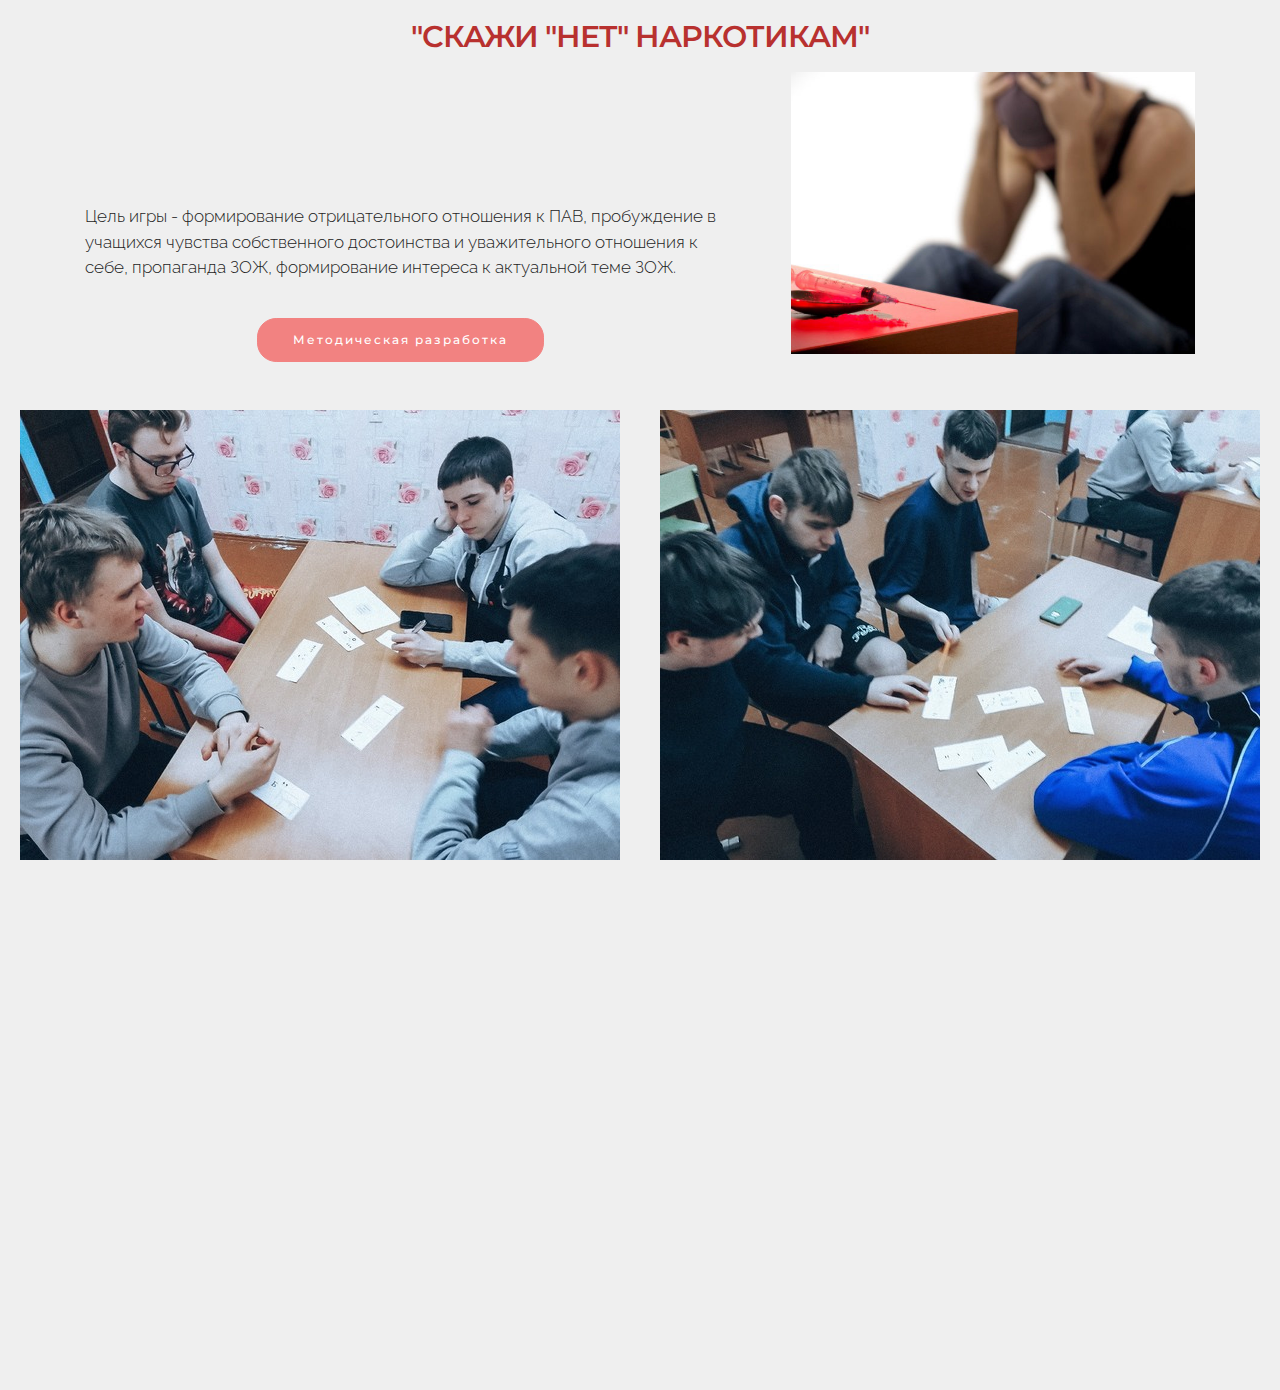
<file: page3.html>
<!DOCTYPE html>
<html  >
<head>
  <!-- Site made with Mobirise Website Builder v4.9.6, https://mobirise.com -->
  <meta charset="UTF-8">
  <meta http-equiv="X-UA-Compatible" content="IE=edge">
  <meta name="generator" content="Mobirise v4.9.6, mobirise.com">
  <meta name="viewport" content="width=device-width, initial-scale=1, minimum-scale=1">
  <link rel="shortcut icon" href="assets/images/logo-ggptke-128x96-1.png" type="image/x-icon">
  <meta name="description" content="Website Maker Description">
  
  <title>СКАЖИ "НЕТ" НАРКОТИКАМ</title>
  <link rel="stylesheet" href="https://fonts.googleapis.com/css?family=Lora:400,700,400italic,700italic&subset=latin">
  <link rel="stylesheet" href="https://fonts.googleapis.com/css?family=Montserrat:400,700">
  <link rel="stylesheet" href="https://fonts.googleapis.com/css?family=Raleway:100,100i,200,200i,300,300i,400,400i,500,500i,600,600i,700,700i,800,800i,900,900i">
  <link rel="stylesheet" href="assets/tether/tether.min.css">
  <link rel="stylesheet" href="assets/bootstrap/css/bootstrap.min.css">
  <link rel="stylesheet" href="assets/animate.css/animate.min.css">
  <link rel="stylesheet" href="assets/theme/css/style.css">
  <link rel="stylesheet" href="assets/mobirise/css/mbr-additional.css" type="text/css">
  
  
  
</head>
<body>
  <section class="mbr-section mbr-section__container article" id="header3-1j" data-rv-view="103" style="background-color: rgb(239, 239, 239); padding-top: 20px; padding-bottom: 0px;">
    <div class="container">
        <div class="row">
            <div class="col-xs-12">
                <h3 class="mbr-section-title display-2">
<div>"СКАЖИ "НЕТ" НАРКОТИКАМ"
</div></h3>
                
            </div>
        </div>
    </div>
</section>

<section class="engine"><a href="https://mobirise.info/m">web design templates</a></section><section class="mbr-section" id="msg-box5-2h" data-rv-view="105" style="background-color: rgb(239, 239, 239); padding-top: 0px; padding-bottom: 40px;">

    
    <div class="container">
        <div class="row">
            <div class="mbr-table-md-up">

              

              <div class="mbr-table-cell col-md-5 text-xs-center text-md-right content-size">
                  
                  <div class="lead">

                    <p></p><p>&nbsp; &nbsp; &nbsp; &nbsp; </p><br><br><p>Цель игры - формирование отрицательного отношения к ПАВ, пробуждение в учащихся чувства собственного достоинства и уважительного отношения к себе, пропаганда ЗОЖ, формирование интереса к актуальной теме ЗОЖ.</p><p></p>

                  </div>

                  <div><a class="btn btn-danger" href="assets/files/%D0%9D%D0%B0%D1%80%D0%BA%D0%BE%D0%BC%D0%B0%D0%BD%D0%B8%D1%8F%20%D1%82%D1%80%D0%B0%D0%B3%D0%B5%D0%B4%D0%B8%D1%8F%20%D0%BB%D0%B8%D1%87%D0%BD%D0%BE%D1%81%D1%82%D0%B8.pdf" target="_blank">Методическая разработка</a></div>
              </div>


              


              <div class="mbr-table-cell mbr-left-padding-md-up mbr-valign-top col-md-7 image-size" style="width: 42%;">
                  <div class="mbr-figure"><img src="assets/images/-672x469.jpg"></div>
              </div>

            </div>
        </div>
    </div>

</section>

<section class="mbr-cards mbr-section mbr-section-nopadding" id="features3-1l" data-rv-view="108" style="background-color: rgb(239, 239, 239);">

    

    <div class="mbr-cards-row row">
        <div class="mbr-cards-col col-xs-12 col-lg-6" style="padding-top: 0px; padding-bottom: 40px;">
            <div class="container">
              <div class="card cart-block">
                  <div class="card-img"><img src="assets/images/ej6tvrdffxo-600x450.jpg" class="card-img-top"></div>
                  
                </div>
            </div>
        </div>
        <div class="mbr-cards-col col-xs-12 col-lg-6" style="padding-top: 0px; padding-bottom: 40px;">
            <div class="container">
                <div class="card cart-block">
                    <div class="card-img"><img src="assets/images/ips87x-6gi0-600x450.jpg" class="card-img-top"></div>
                    
                </div>
            </div>
        </div>
        
        
        
        
    </div>
</section>

<section class="mbr-cards mbr-section mbr-section-nopadding" id="features3-1m" data-rv-view="111" style="background-color: rgb(239, 239, 239);">

    

    <div class="mbr-cards-row row">
        <div class="mbr-cards-col col-xs-12 col-lg-6" style="padding-top: 0px; padding-bottom: 40px;">
            <div class="container">
              <div class="card cart-block">
                  <div class="card-img"><img src="assets/images/lv04xnk3wvk-600x450.jpg" class="card-img-top"></div>
                  
                </div>
            </div>
        </div>
        <div class="mbr-cards-col col-xs-12 col-lg-6" style="padding-top: 0px; padding-bottom: 40px;">
            <div class="container">
                <div class="card cart-block">
                    <div class="card-img"><img src="assets/images/kbblz3gvy6m-600x450.jpg" class="card-img-top"></div>
                    
                </div>
            </div>
        </div>
        
        
        
        
    </div>
</section>


  <script src="assets/web/assets/jquery/jquery.min.js"></script>
  <script src="assets/tether/tether.min.js"></script>
  <script src="assets/bootstrap/js/bootstrap.min.js"></script>
  <script src="assets/smooth-scroll/smooth-scroll.js"></script>
  <script src="assets/viewport-checker/jquery.viewportchecker.js"></script>
  <script src="assets/theme/js/script.js"></script>
  
  
 <div id="scrollToTop" class="scrollToTop mbr-arrow-up"><a style="text-align: center;"><i class="mbr-arrow-up-icon mbr-arrow-up-icon-cm cm-icon cm-icon-smallarrow-up"></i></a></div>
    <input name="animation" type="hidden">
  </body>
</html>
</file>
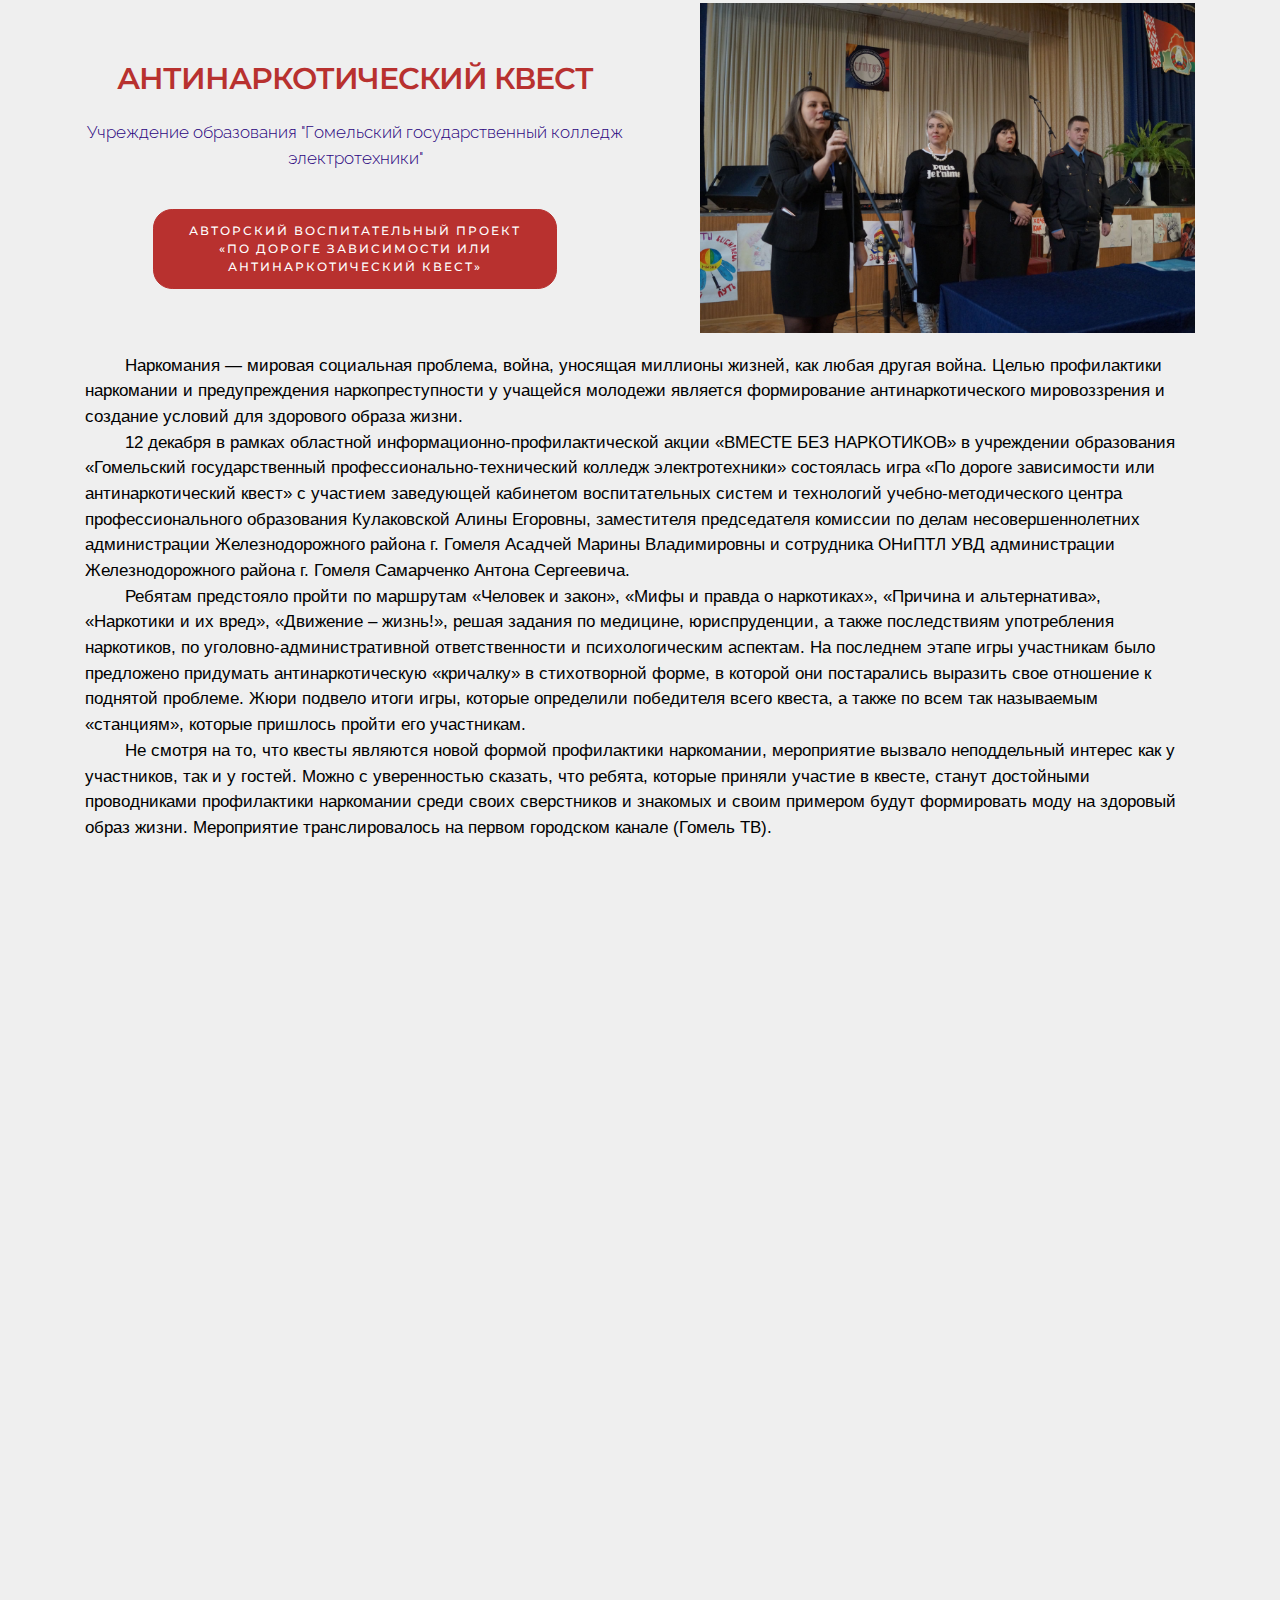
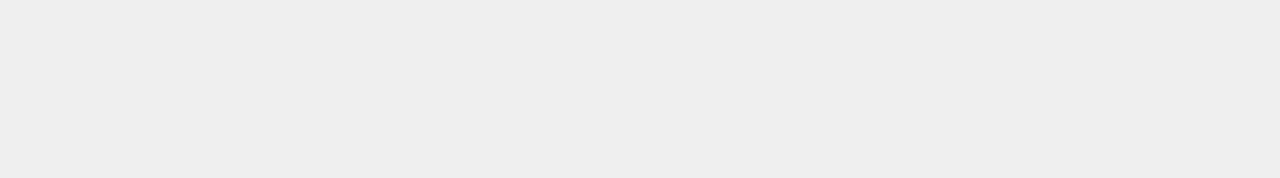
<file: page4.html>
<!DOCTYPE html>
<html  >
<head>
  <!-- Site made with Mobirise Website Builder v4.9.6, https://mobirise.com -->
  <meta charset="UTF-8">
  <meta http-equiv="X-UA-Compatible" content="IE=edge">
  <meta name="generator" content="Mobirise v4.9.6, mobirise.com">
  <meta name="viewport" content="width=device-width, initial-scale=1, minimum-scale=1">
  <link rel="shortcut icon" href="assets/images/logo-ggptke-128x96-1.png" type="image/x-icon">
  <meta name="description" content="Website Creator Description">
  
  <title>АНТИНАРКОТИЧЕСКИЙ КВЕСТ</title>
  <link rel="stylesheet" href="https://fonts.googleapis.com/css?family=Lora:400,700,400italic,700italic&subset=latin">
  <link rel="stylesheet" href="https://fonts.googleapis.com/css?family=Montserrat:400,700">
  <link rel="stylesheet" href="https://fonts.googleapis.com/css?family=Raleway:100,100i,200,200i,300,300i,400,400i,500,500i,600,600i,700,700i,800,800i,900,900i">
  <link rel="stylesheet" href="assets/tether/tether.min.css">
  <link rel="stylesheet" href="assets/bootstrap/css/bootstrap.min.css">
  <link rel="stylesheet" href="assets/animate.css/animate.min.css">
  <link rel="stylesheet" href="assets/theme/css/style.css">
  <link rel="stylesheet" href="assets/mobirise/css/mbr-additional.css" type="text/css">
  
  
  
</head>
<body>
  <section class="mbr-section" id="msg-box5-1s" data-rv-view="114" style="background-color: rgb(239, 239, 239); padding-top: 0px; padding-bottom: 0px;">

    
    <div class="container">
        <div class="row">
            <div class="mbr-table-md-up">

              

              <div class="mbr-table-cell col-md-5 text-xs-center text-md-right content-size">
                  <h3 class="mbr-section-title display-2"><br><div>АНТИНАРКОТИЧЕСКИЙ КВЕСТ</div></h3>
                  <div class="lead">

                    <p>Учреждение образования "Гомельский государственный колледж электротехники"</p>

                  </div>

                  <div><a class="btn btn-primary" href="assets/files/%D0%90%D0%92%D0%A2%D0%9E%D0%A0%D0%A1%D0%9A%D0%98%D0%99%20%D0%92%D0%9E%D0%A1%D0%9F%D0%98%D0%A2%D0%90%D0%A2%D0%95%D0%9B%D0%AC%D0%9D%D0%AB%D0%99%20%D0%9F%D0%A0%D0%9E%D0%95%D0%9A%D0%A2.pdf" target="_blank">АВТОРСКИЙ ВОСПИТАТЕЛЬНЫЙ ПРОЕКТ
<br>«ПО ДОРОГЕ ЗАВИСИМОСТИ ИЛИ
<br>АНТИНАРКОТИЧЕСКИЙ КВЕСТ»
<br></a></div>
              </div>


              


              <div class="mbr-table-cell mbr-left-padding-md-up mbr-valign-top col-md-7 image-size" style="width: 50%;">
                  <div class="mbr-figure"><img src="assets/images/dsc05484-1400x932.jpg"></div>
              </div>

            </div>
        </div>
    </div>

</section>

<section class="engine"><a href="https://mobirise.info/f">simple website maker</a></section><section class="mbr-section article mbr-section__container" id="content1-1q" data-rv-view="117" style="background-color: rgb(239, 239, 239); padding-top: 20px; padding-bottom: 0px;">

    <div class="container">
        <div class="row">
            <div class="col-xs-12 lead"><p>&nbsp;&nbsp;&nbsp;&nbsp;&nbsp;&nbsp;&nbsp;&nbsp;<span style="font-size: 17.12px;">Наркомания — мировая социальная проблема, война, уносящая миллионы жизней, как любая другая война. Целью профилактики наркомании и предупреждения наркопреступности у учащейся молодежи является формирование антинаркотического мировоззрения и создание условий для здорового образа жизни.
</span></p><p>&nbsp;&nbsp;&nbsp;&nbsp;&nbsp;&nbsp;&nbsp;&nbsp;<span style="font-size: 17.12px;">12 декабря в рамках областной информационно-профилактической акции «ВМЕСТЕ БЕЗ НАРКОТИКОВ» в учреждении образования «Гомельский государственный профессионально-технический колледж электротехники» состоялась игра «По дороге зависимости или антинаркотический квест» с участием заведующей кабинетом воспитательных систем и технологий учебно-методического центра профессионального образования Кулаковской Алины Егоровны, заместителя председателя комиссии по делам несовершеннолетних администрации Железнодорожного района г. Гомеля Асадчей Марины Владимировны и сотрудника ОНиПТЛ УВД администрации Железнодорожного района г. Гомеля Самарченко Антона Сергеевича.
</span></p><p>&nbsp;&nbsp;&nbsp;&nbsp;&nbsp;&nbsp;&nbsp;&nbsp;<span style="font-size: 17.12px;">Ребятам предстояло пройти по маршрутам «Человек и закон», «Мифы и правда о наркотиках», «Причина и альтернатива», «Наркотики и их вред», «Движение – жизнь!», решая задания по медицине, юриспруденции, а также последствиям употребления наркотиков, по уголовно-административной ответственности и психологическим аспектам. На последнем этапе игры участникам было предложено придумать антинаркотическую «кричалку» в стихотворной форме, в которой они постарались выразить свое отношение к поднятой проблеме. Жюри подвело итоги игры, которые определили победителя всего квеста, а также по всем так называемым «станциям», которые пришлось пройти его участникам.
</span></p><p>&nbsp;&nbsp;&nbsp;&nbsp;&nbsp;&nbsp;&nbsp;&nbsp;<span style="font-size: 17.12px;">Не смотря на то, что квесты являются новой формой профилактики наркомании, мероприятие вызвало неподдельный интерес как у участников, так и у гостей. Можно с уверенностью сказать, что ребята, которые приняли участие в квесте, станут достойными проводниками профилактики наркомании среди своих сверстников и знакомых и своим примером будут формировать моду на здоровый образ жизни. 	Мероприятие транслировалось на первом городском канале (Гомель ТВ).
</span></p><p><span style="font-size: 17.12px;"><br></span></p></div>
        </div>
    </div>

</section>

<section class="mbr-cards mbr-section mbr-section-nopadding" id="features3-1r" data-rv-view="119" style="background-color: rgb(239, 239, 239);">

    

    <div class="mbr-cards-row row">
        <div class="mbr-cards-col col-xs-12 col-lg-4" style="padding-top: 0px; padding-bottom: 40px;">
            <div class="container">
              <div class="card cart-block">
                  <div class="card-img"><img src="assets/images/dsc05466-600x399.jpg" class="card-img-top"></div>
                  
                </div>
            </div>
        </div>
        <div class="mbr-cards-col col-xs-12 col-lg-4" style="padding-top: 0px; padding-bottom: 40px;">
            <div class="container">
                <div class="card cart-block">
                    <div class="card-img"><img src="assets/images/dsc05473-600x399.jpg" class="card-img-top"></div>
                    
                </div>
            </div>
        </div>
        <div class="mbr-cards-col col-xs-12 col-lg-4" style="padding-top: 0px; padding-bottom: 40px;">
            <div class="container">
                <div class="card cart-block">
                    <div class="card-img"><img src="assets/images/44444-600x400.jpg" class="card-img-top"></div>
                    
                </div>
            </div>
        </div>
        
        
        
    </div>
</section>

<section class="mbr-cards mbr-section mbr-section-nopadding" id="features3-1t" data-rv-view="122" style="background-color: rgb(239, 239, 239);">

    

    <div class="mbr-cards-row row">
        <div class="mbr-cards-col col-xs-12 col-lg-4" style="padding-top: 0px; padding-bottom: 40px;">
            <div class="container">
              <div class="card cart-block">
                  <div class="card-img"><img src="assets/images/dsc05511-600x399.jpg" class="card-img-top"></div>
                  
                </div>
            </div>
        </div>
        <div class="mbr-cards-col col-xs-12 col-lg-4" style="padding-top: 0px; padding-bottom: 40px;">
            <div class="container">
                <div class="card cart-block">
                    <div class="card-img"><img src="assets/images/dsc05545-600x399.jpg" class="card-img-top"></div>
                    
                </div>
            </div>
        </div>
        <div class="mbr-cards-col col-xs-12 col-lg-4" style="padding-top: 0px; padding-bottom: 40px;">
            <div class="container">
                <div class="card cart-block">
                    <div class="card-img"><img src="assets/images/dsc05522-600x399.jpg" class="card-img-top"></div>
                    
                </div>
            </div>
        </div>
        
        
        
    </div>
</section>

<section class="mbr-cards mbr-section mbr-section-nopadding" id="features3-1u" data-rv-view="125" style="background-color: rgb(239, 239, 239);">

    

    <div class="mbr-cards-row row">
        <div class="mbr-cards-col col-xs-12 col-lg-4" style="padding-top: 0px; padding-bottom: 40px;">
            <div class="container">
              <div class="card cart-block">
                  <div class="card-img"><img src="assets/images/dsc05591-600x399.jpg" class="card-img-top"></div>
                  
                </div>
            </div>
        </div>
        <div class="mbr-cards-col col-xs-12 col-lg-4" style="padding-top: 0px; padding-bottom: 40px;">
            <div class="container">
                <div class="card cart-block">
                    <div class="card-img"><img src="assets/images/dsc05601-600x399.jpg" class="card-img-top"></div>
                    
                </div>
            </div>
        </div>
        <div class="mbr-cards-col col-xs-12 col-lg-4" style="padding-top: 0px; padding-bottom: 40px;">
            <div class="container">
                <div class="card cart-block">
                    <div class="card-img"><img src="assets/images/dsc05627-600x399.jpg" class="card-img-top"></div>
                    
                </div>
            </div>
        </div>
        
        
        
    </div>
</section>


  <script src="assets/web/assets/jquery/jquery.min.js"></script>
  <script src="assets/tether/tether.min.js"></script>
  <script src="assets/bootstrap/js/bootstrap.min.js"></script>
  <script src="assets/smooth-scroll/smooth-scroll.js"></script>
  <script src="assets/viewport-checker/jquery.viewportchecker.js"></script>
  <script src="assets/theme/js/script.js"></script>
  
  
 <div id="scrollToTop" class="scrollToTop mbr-arrow-up"><a style="text-align: center;"><i class="mbr-arrow-up-icon mbr-arrow-up-icon-cm cm-icon cm-icon-smallarrow-up"></i></a></div>
    <input name="animation" type="hidden">
  </body>
</html>
</file>
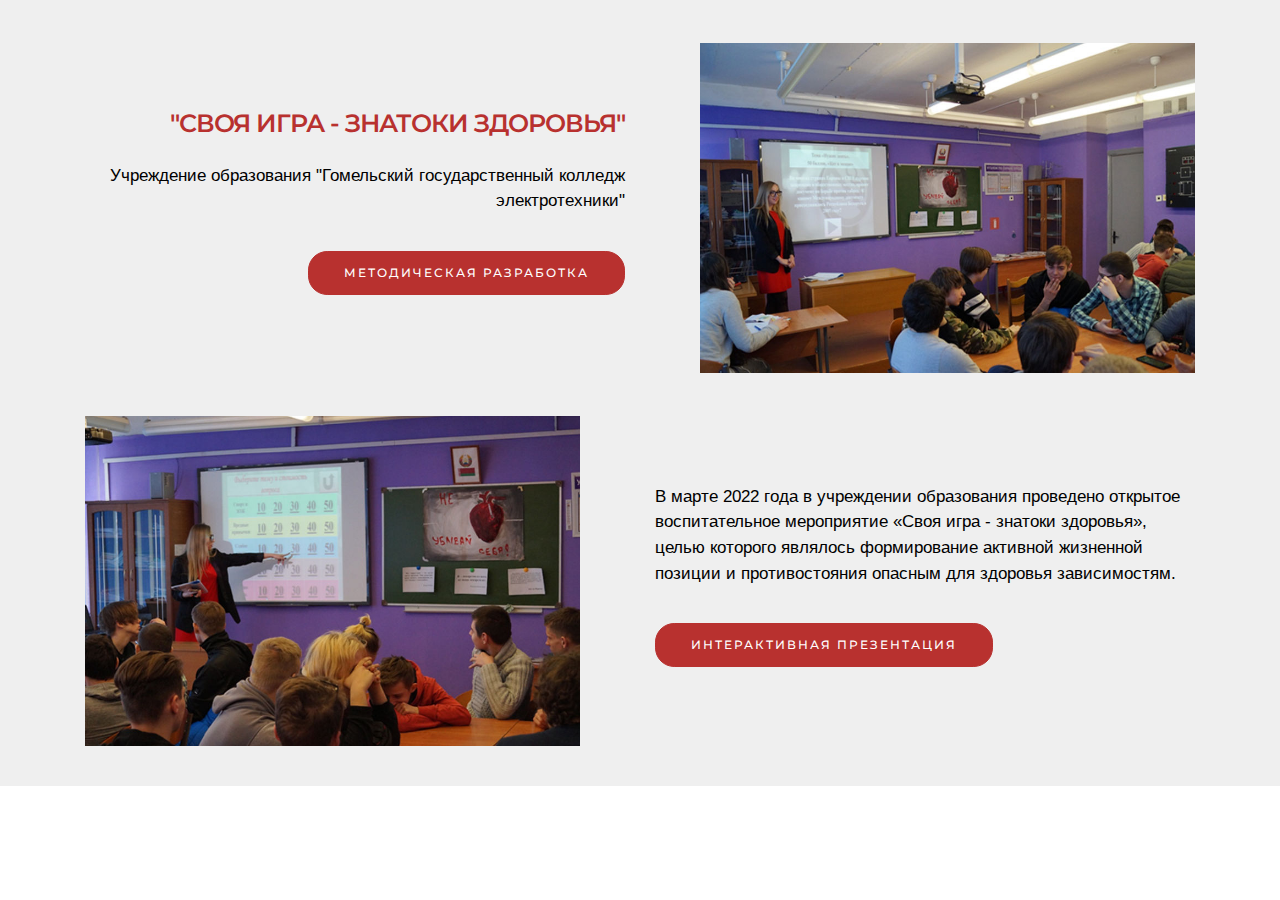
<file: page5.html>
<!DOCTYPE html>
<html  >
<head>
  <!-- Site made with Mobirise Website Builder v4.9.6, https://mobirise.com -->
  <meta charset="UTF-8">
  <meta http-equiv="X-UA-Compatible" content="IE=edge">
  <meta name="generator" content="Mobirise v4.9.6, mobirise.com">
  <meta name="viewport" content="width=device-width, initial-scale=1, minimum-scale=1">
  <link rel="shortcut icon" href="assets/images/logo-ggptke-128x96-1.png" type="image/x-icon">
  <meta name="description" content="Site Builder Description">
  
  <title>ЗНАТОКИ ЗДОРОВЬЯ</title>
  <link rel="stylesheet" href="https://fonts.googleapis.com/css?family=Lora:400,700,400italic,700italic&subset=latin">
  <link rel="stylesheet" href="https://fonts.googleapis.com/css?family=Montserrat:400,700">
  <link rel="stylesheet" href="https://fonts.googleapis.com/css?family=Raleway:100,100i,200,200i,300,300i,400,400i,500,500i,600,600i,700,700i,800,800i,900,900i">
  <link rel="stylesheet" href="assets/tether/tether.min.css">
  <link rel="stylesheet" href="assets/bootstrap/css/bootstrap.min.css">
  <link rel="stylesheet" href="assets/animate.css/animate.min.css">
  <link rel="stylesheet" href="assets/theme/css/style.css">
  <link rel="stylesheet" href="assets/mobirise/css/mbr-additional.css" type="text/css">
  
  
  
</head>
<body>
  <section class="mbr-section" id="msg-box5-1x" data-rv-view="128" style="background-color: rgb(239, 239, 239); padding-top: 40px; padding-bottom: 40px;">

    
    <div class="container">
        <div class="row">
            <div class="mbr-table-md-up">

              

              <div class="mbr-table-cell col-md-5 text-xs-center text-md-right content-size">
                  <h3 class="mbr-section-title display-2">"СВОЯ ИГРА - ЗНАТОКИ ЗДОРОВЬЯ"</h3>
                  <div class="lead">

                    <p>Учреждение образования "Гомельский государственный колледж электротехники"</p>

                  </div>

                  <div><a class="btn btn-primary" href="assets/files/%D0%A1%D0%B2%D0%BE%D1%8F%20%D0%B8%D0%B3%D1%80%D0%B0%20%D0%BF%D0%BE%20%D0%9F%D0%A0%D0%9E%D0%9F%D0%90%D0%93%D0%90%D0%9D%D0%94%D0%95%20%D0%97%D0%9E%D0%96.pdf" target="_blank">МЕТОДИЧЕСКАЯ РАЗРАБОТКА</a></div>
              </div>


              


              <div class="mbr-table-cell mbr-left-padding-md-up mbr-valign-top col-md-7 image-size" style="width: 50%;">
                  <div class="mbr-figure"><img src="assets/images/-900x600.jpg"></div>
              </div>

            </div>
        </div>
    </div>

</section>

<section class="engine"><a href="https://mobirise.info/u">bootstrap responsive templates</a></section><section class="mbr-section" id="msg-box5-1y" data-rv-view="131" style="background-color: rgb(239, 239, 239); padding-top: 0px; padding-bottom: 40px;">

    
    <div class="container">
        <div class="row">
            <div class="mbr-table-md-up">

              <div class="mbr-table-cell mbr-right-padding-md-up mbr-valign-top col-md-7 image-size" style="width: 50%;">
                  <div class="mbr-figure"><img src="assets/images/-900x6005.jpg"></div>
              </div>

              


              <div class="mbr-table-cell col-md-5 text-xs-center text-md-left content-size">
                  
                  <div class="lead">

                    <p>В марте 2022 года в учреждении образования проведено открытое воспитательное мероприятие «Своя игра - знатоки здоровья», целью которого являлось формирование активной жизненной позиции и противостояния опасным для здоровья зависимостям.</p>

                  </div>

                  <div><a class="btn btn-primary" href="assets/files/%D0%A1%D0%92%D0%9E%D0%AF%20%D0%98%D0%93%D0%A0%D0%90_%D0%97%D0%9D%D0%90%D0%A2%D0%9E%D0%9A%D0%98%20%D0%97%D0%94%D0%9E%D0%A0%D0%9E%D0%92%D0%AC%D0%AF.pptx">ИНТЕРАКТИВНАЯ ПРЕЗЕНТАЦИЯ</a></div>
              </div>


              

            </div>
        </div>
    </div>

</section>


  <script src="assets/web/assets/jquery/jquery.min.js"></script>
  <script src="assets/tether/tether.min.js"></script>
  <script src="assets/bootstrap/js/bootstrap.min.js"></script>
  <script src="assets/smooth-scroll/smooth-scroll.js"></script>
  <script src="assets/viewport-checker/jquery.viewportchecker.js"></script>
  <script src="assets/theme/js/script.js"></script>
  
  
 <div id="scrollToTop" class="scrollToTop mbr-arrow-up"><a style="text-align: center;"><i class="mbr-arrow-up-icon mbr-arrow-up-icon-cm cm-icon cm-icon-smallarrow-up"></i></a></div>
    <input name="animation" type="hidden">
  </body>
</html>
</file>
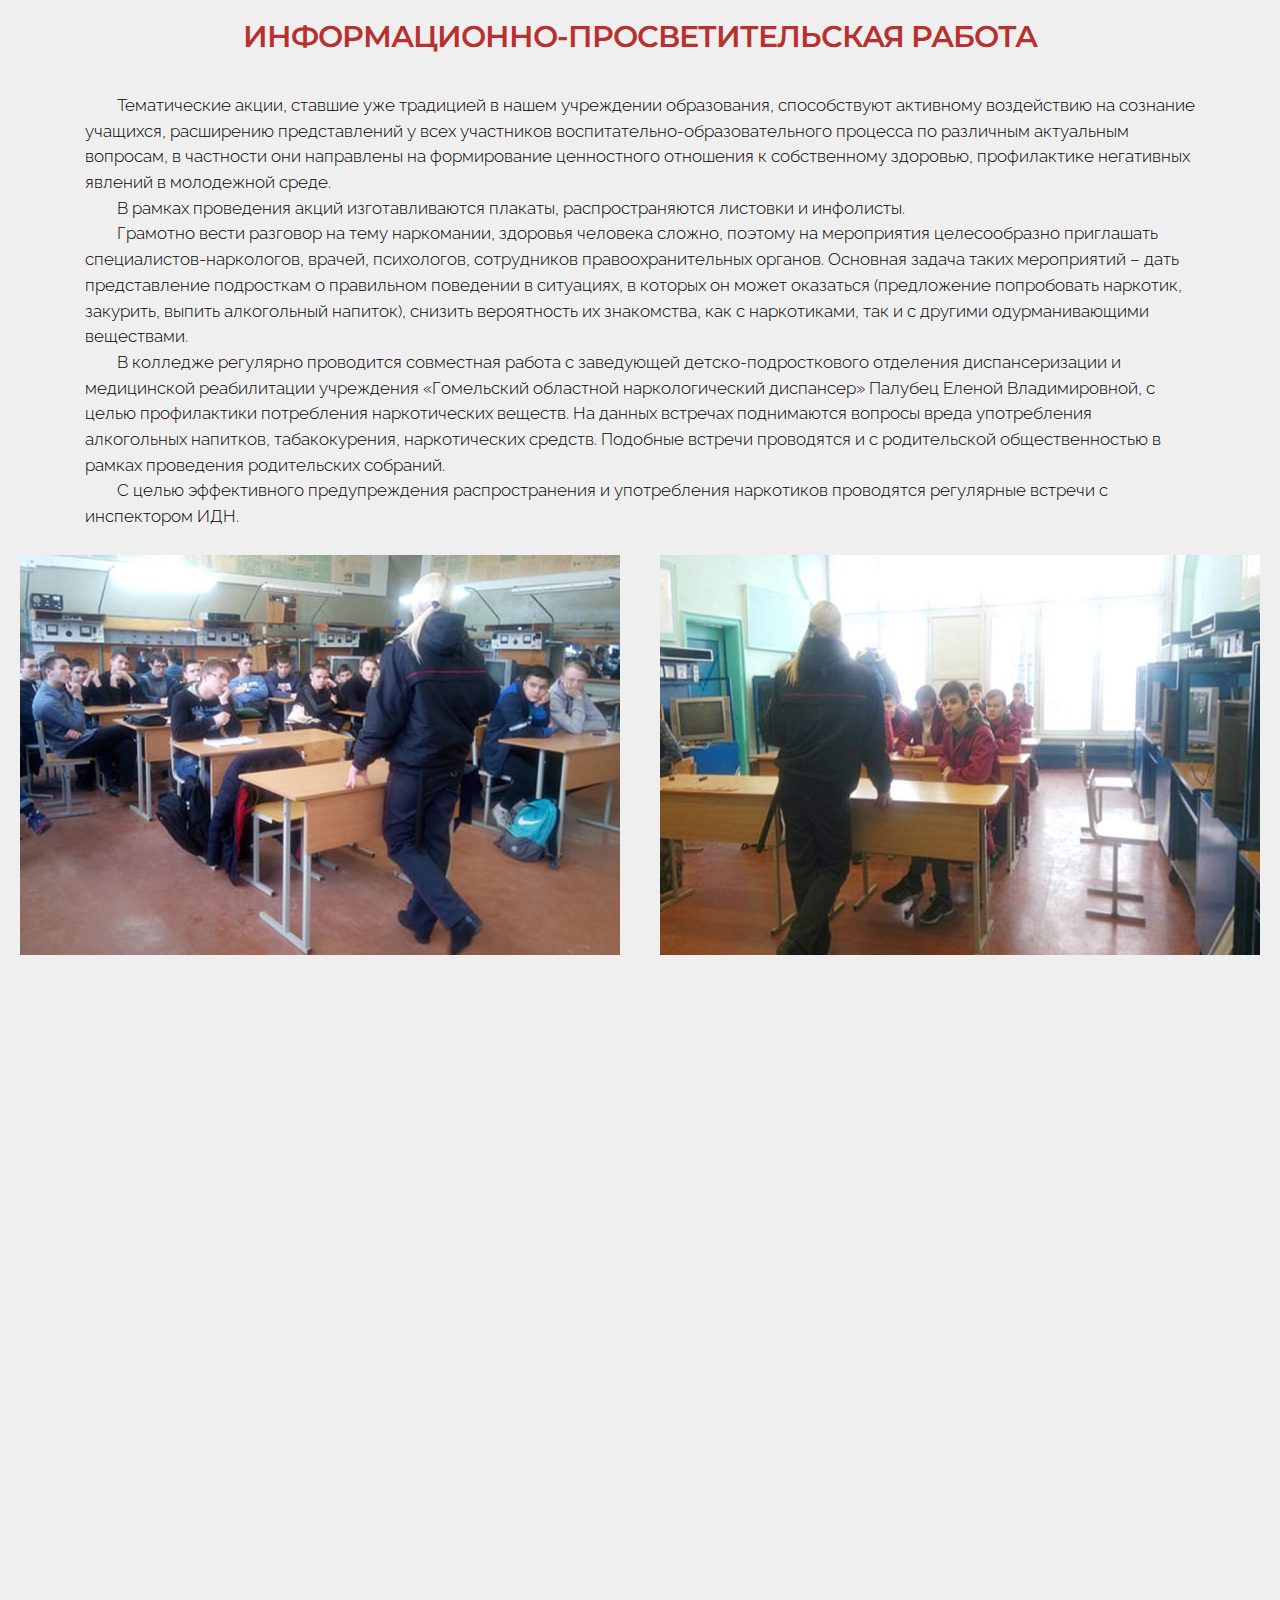
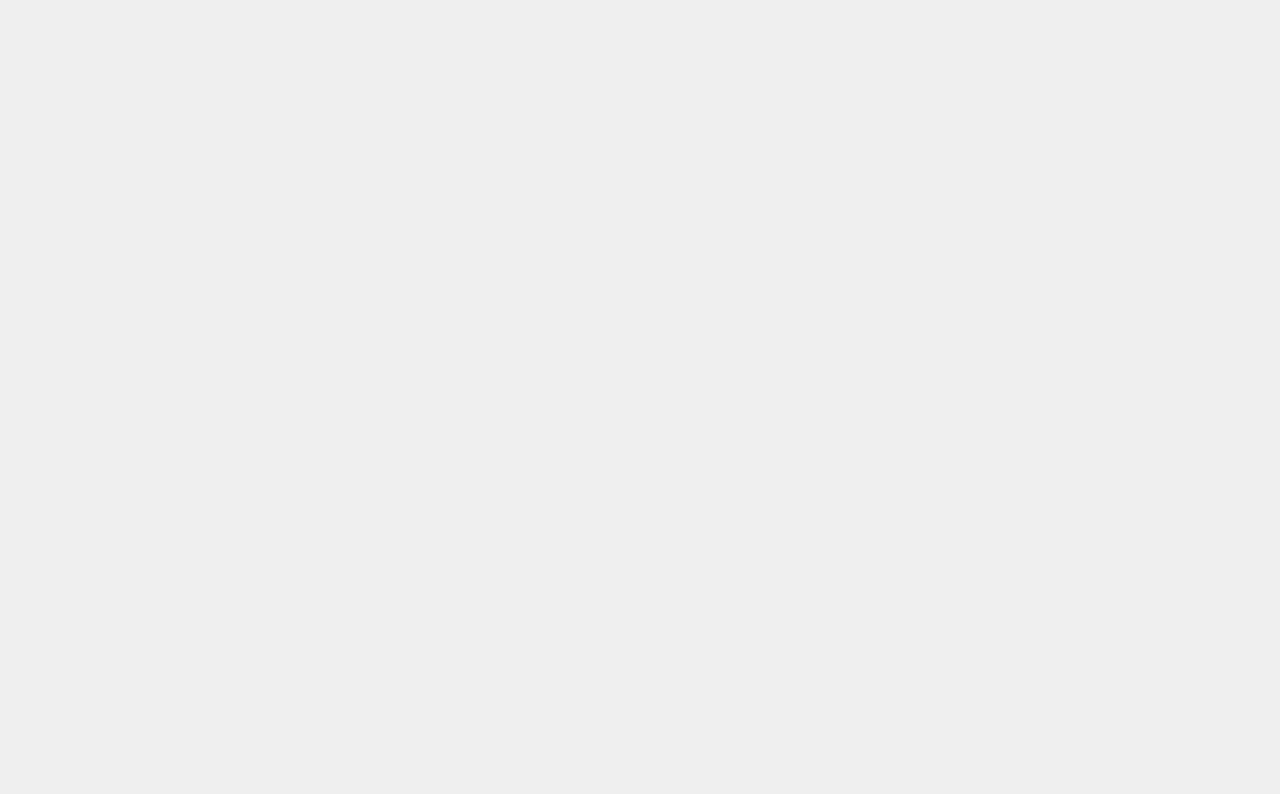
<file: page6.html>
<!DOCTYPE html>
<html  >
<head>
  <!-- Site made with Mobirise Website Builder v4.9.6, https://mobirise.com -->
  <meta charset="UTF-8">
  <meta http-equiv="X-UA-Compatible" content="IE=edge">
  <meta name="generator" content="Mobirise v4.9.6, mobirise.com">
  <meta name="viewport" content="width=device-width, initial-scale=1, minimum-scale=1">
  <link rel="shortcut icon" href="assets/images/logo-ggptke-128x96-1.png" type="image/x-icon">
  <meta name="description" content="Website Generator Description">
  
  <title>ИНФОРМАЦИОННО</title>
  <link rel="stylesheet" href="https://fonts.googleapis.com/css?family=Lora:400,700,400italic,700italic&subset=latin">
  <link rel="stylesheet" href="https://fonts.googleapis.com/css?family=Montserrat:400,700">
  <link rel="stylesheet" href="https://fonts.googleapis.com/css?family=Raleway:100,100i,200,200i,300,300i,400,400i,500,500i,600,600i,700,700i,800,800i,900,900i">
  <link rel="stylesheet" href="assets/tether/tether.min.css">
  <link rel="stylesheet" href="assets/bootstrap/css/bootstrap.min.css">
  <link rel="stylesheet" href="assets/animate.css/animate.min.css">
  <link rel="stylesheet" href="assets/theme/css/style.css">
  <link rel="stylesheet" href="assets/mobirise/css/mbr-additional.css" type="text/css">
  
  
  
</head>
<body>
  <section class="mbr-section mbr-section__container article" id="header3-21" data-rv-view="134" style="background-color: rgb(239, 239, 239); padding-top: 20px; padding-bottom: 20px;">
    <div class="container">
        <div class="row">
            <div class="col-xs-12">
                <h3 class="mbr-section-title display-2">ИНФОРМАЦИОННО-ПРОСВЕТИТЕЛЬСКАЯ РАБОТА</h3>
                
            </div>
        </div>
    </div>
</section>

<section class="engine"><a href="https://mobirise.info/s">bootstrap theme</a></section><section class="mbr-section article mbr-section__container" id="content1-22" data-rv-view="136" style="background-color: rgb(239, 239, 239); padding-top: 20px; padding-bottom: 0px;">

    <div class="container">
        <div class="row">
            <div class="col-xs-12 lead"><p>&nbsp;&nbsp;&nbsp;&nbsp;&nbsp;&nbsp;&nbsp;&nbsp;<span style="font-size: 17.12px;">Тематические акции, ставшие уже традицией в нашем учреждении образования, способствуют активному воздействию на сознание учащихся, расширению представлений у всех участников воспитательно-образовательного процесса по различным актуальным вопросам, в частности они направлены на формирование ценностного отношения к собственному здоровью, профилактике негативных явлений в молодежной среде.
</span></p><p>&nbsp;&nbsp;&nbsp;&nbsp;&nbsp;&nbsp;&nbsp;&nbsp;<span style="font-size: 17.12px;">В рамках проведения акций изготавливаются плакаты, распространяются листовки и инфолисты.
</span></p><p>&nbsp;&nbsp;&nbsp;&nbsp;&nbsp;&nbsp;&nbsp;&nbsp;<span style="font-size: 17.12px;">Грамотно вести разговор на тему наркомании, здоровья человека сложно, поэтому на мероприятия целесообразно приглашать специалистов-наркологов, врачей, психологов, сотрудников правоохранительных органов. Основная задача таких мероприятий – дать представление подросткам о правильном поведении в ситуациях, в которых он может оказаться (предложение попробовать наркотик, закурить, выпить алкогольный напиток), снизить вероятность их знакомства, как с наркотиками, так и с другими одурманивающими веществами.
</span></p><p>&nbsp;&nbsp;&nbsp;&nbsp;&nbsp;&nbsp;&nbsp;&nbsp;<span style="font-size: 17.12px;">В колледже регулярно проводится совместная работа с заведующей детско-подросткового отделения диспансеризации и медицинской реабилитации учреждения «Гомельский областной наркологический диспансер» Палубец Еленой Владимировной, с целью профилактики потребления наркотических веществ. На данных встречах поднимаются вопросы вреда употребления алкогольных напитков, табакокурения, наркотических средств. Подобные встречи проводятся и с родительской общественностью в рамках проведения родительских собраний. 
</span></p><p>&nbsp;&nbsp;&nbsp;&nbsp;&nbsp;&nbsp;&nbsp;&nbsp;<span style="font-size: 17.12px;">С целью эффективного предупреждения распространения и употребления наркотиков проводятся регулярные встречи с инспектором ИДН.
</span></p><p><span style="font-size: 17.12px;"><br></span></p></div>
        </div>
    </div>

</section>

<section class="mbr-cards mbr-section mbr-section-nopadding" id="features3-23" data-rv-view="138" style="background-color: rgb(239, 239, 239);">

    

    <div class="mbr-cards-row row">
        <div class="mbr-cards-col col-xs-12 col-lg-6" style="padding-top: 0px; padding-bottom: 40px;">
            <div class="container">
              <div class="card cart-block">
                  <div class="card-img"><img src="assets/images/-600x4006.jpg" class="card-img-top"></div>
                  
                </div>
            </div>
        </div>
        <div class="mbr-cards-col col-xs-12 col-lg-6" style="padding-top: 0px; padding-bottom: 40px;">
            <div class="container">
                <div class="card cart-block">
                    <div class="card-img"><img src="assets/images/-600x4007.jpg" class="card-img-top"></div>
                    
                </div>
            </div>
        </div>
        
        
        
        
    </div>
</section>

<section class="mbr-section article mbr-section__container" id="content1-24" data-rv-view="141" style="background-color: rgb(239, 239, 239); padding-top: 20px; padding-bottom: 0px;">

    <div class="container">
        <div class="row">
            <div class="col-xs-12 lead"><p>&nbsp;&nbsp;&nbsp;&nbsp;&nbsp;&nbsp;&nbsp;&nbsp;<span style="font-size: 17.12px;">Особую роль в информационно-просветительской работе играет библиотека, которая располагает информационным потенциалом, способным оказать профилактическое и оздоровительное влияние. Лечить наркотическую зависимость библиотека не умеет, бороться с наркобизнесом тем более, но зато имеет огромную информационную базу, большой опыт массовой и индивидуальной работы по проведению профилактических и предупреждающих мероприятий. И это необходимо использовать в полной мере. В библиотеке колледжа оформлены тематические папки, информ-дайджесты. В библиотеке регулярно проходят тематические выставки, так как: «Пристрастия, уносящие жизнь»; «Закон обо мне, мне о законе» и другие.
</span></p><p>&nbsp;&nbsp;&nbsp;&nbsp;&nbsp;&nbsp;&nbsp;&nbsp;<span style="font-size: 17.12px;">Информационно-просветительская работа ведется не только с учащимися колледжа, но и с педагогическим коллективом и родительской общественностью. В учреждение образования в ноябре 2018 года проведен для педагогических работников тренинг «Тактика выявления учащихся, находящихся в состоянии наркотического опьянения либо потребляющих ПАВ» с участием сотрудника отдела наркоконтроля и противодействия торговле людьми ЖОВД города Гомеля, майора милиции Самарченко А.В.
</span></p><p>&nbsp;&nbsp;&nbsp;&nbsp;&nbsp;&nbsp;&nbsp;&nbsp;<span style="font-size: 17.12px;">В октябре 2018 года проведен семинар для педагогических работников «Профилактика деструктивного поведения среди учащейся молодежи».
</span></p><p>&nbsp;&nbsp;&nbsp;&nbsp;&nbsp;&nbsp;&nbsp;&nbsp;<span style="font-size: 17.12px;">В рамках проведения родительских собраний сотрудниками ОВД, ИДН ОВД, учреждения «Гомельский областной наркологический диспансер» освещаются вопросы выявления обучающихся, находящихся в состоянии наркотического опьянения, либо потребляющих психоактивные вещества, а также доносится правовая информация по проблеме наркопотребления, незаконного оборота наркотических средств и др.
</span></p><p><br></p></div>
        </div>
    </div>

</section>

<section class="mbr-section" id="msg-box5-25" data-rv-view="143" style="background-color: rgb(239, 239, 239); padding-top: 0px; padding-bottom: 0px;">

    
    <div class="container">
        <div class="row">
            <div class="mbr-table-md-up">

              <div class="mbr-table-cell mbr-right-padding-md-up mbr-valign-top col-md-7 image-size" style="width: 53%;">
                  <div class="mbr-figure"><img src="assets/images/2-1-900x600.jpg"></div>
              </div>

              


              <div class="mbr-table-cell col-md-5 text-xs-center text-md-left content-size">
                  <h3 class="mbr-section-title display-2"></h3>
                  <div class="lead">

                    <p></p><p>Информационно-просветительская работа ведется не только с учащимися колледжа, но и с педагогическим коллективом и родительской общественностью. В учреждение образования в ноябре 2018 года проведен для педагогических работников тренинг «Тактика выявления учащихся, находящихся в состоянии наркотического опьянения либо потребляющих ПАВ» с участием сотрудника отдела наркоконтроля и противодействия торговле людьми ЖОВД города Гомеля, майора милиции Самарченко А.В.&nbsp;<br>В октябре 2018 года проведен семинар для педагогических работников «Профилактика деструктивного поведения среди учащейся молодежи».&nbsp;&nbsp;&nbsp;&nbsp;&nbsp;&nbsp;&nbsp;&nbsp;<br>В рамках проведения родительских собраний сотрудниками ОВД, ИДН ОВД, учреждения «Гомельский областной наркологический диспансер» освещаются вопросы выявления обучающихся, находящихся в состоянии наркотического опьянения, либо потребляющих психоактивные вещества, а также доносится правовая информация по проблеме наркопотребления, незаконного оборота наркотических средств и др.&nbsp;<br></p><p></p>

                  </div>

                  
              </div>


              

            </div>
        </div>
    </div>

</section>

<section class="mbr-section article mbr-section__container" id="content1-26" data-rv-view="146" style="background-color: rgb(239, 239, 239); padding-top: 20px; padding-bottom: 0px;">

    <div class="container">
        <div class="row">
            <div class="col-xs-12 lead"><p>&nbsp;&nbsp;&nbsp;&nbsp;&nbsp;&nbsp;&nbsp;&nbsp;<span style="font-size: 17.12px;">В современных условиях Интернет необходимо отнести к одному из основных каналов массовой информации, который, с высокой степенью эффективности может воздействовать на молодых людей, чьи ценностные ориентации и смысловые установки еще неустойчивы и их жизненные траектории могут склониться как в сторону принимаемых обществом моделей поведения, так и асоциальных, антиобщественных действий.  
</span></p><p>&nbsp;&nbsp;&nbsp;&nbsp;&nbsp;&nbsp;&nbsp;&nbsp;<span style="font-size: 17.12px;">Средства массовой информации и Интернет, учитывая их огромную ежедневную аудиторию, могут внести существенный вклад в дело предупреждения не только наркомании, но и незаконного оборота наркотиков. Определенным вкладом в эту работу является организация размещения качественных антинаркотических материалов в сети «Интернет». Именно Интернет может создать в обществе отрицательную установку на употребление наркотических средств. Поэтому ему отведена немаловажная роль в борьбе с наркоманией, в профилактике наркомании и пропаганде здорового образа жизни.
</span></p><p>&nbsp;&nbsp;&nbsp;&nbsp;&nbsp;&nbsp;&nbsp;&nbsp;<span style="font-size: 17.12px;">На сегодняшний день антинаркотические материалы, материалы, пропагандирующие здоровый образ жизни, а также материалы о проведении воспитательно-профилактической работы в колледже, размещаются на официальном сайте учреждения образования, а также в социальных сетях «Инстаграм», «Вконтакте» на страничках колледжа и СППС колледжа.
</span></p><p><span style="font-size: 17.12px;"><br></span></p></div>
        </div>
    </div>

</section>


  <script src="assets/web/assets/jquery/jquery.min.js"></script>
  <script src="assets/tether/tether.min.js"></script>
  <script src="assets/bootstrap/js/bootstrap.min.js"></script>
  <script src="assets/smooth-scroll/smooth-scroll.js"></script>
  <script src="assets/viewport-checker/jquery.viewportchecker.js"></script>
  <script src="assets/theme/js/script.js"></script>
  
  
 <div id="scrollToTop" class="scrollToTop mbr-arrow-up"><a style="text-align: center;"><i class="mbr-arrow-up-icon mbr-arrow-up-icon-cm cm-icon cm-icon-smallarrow-up"></i></a></div>
    <input name="animation" type="hidden">
  </body>
</html>
</file>
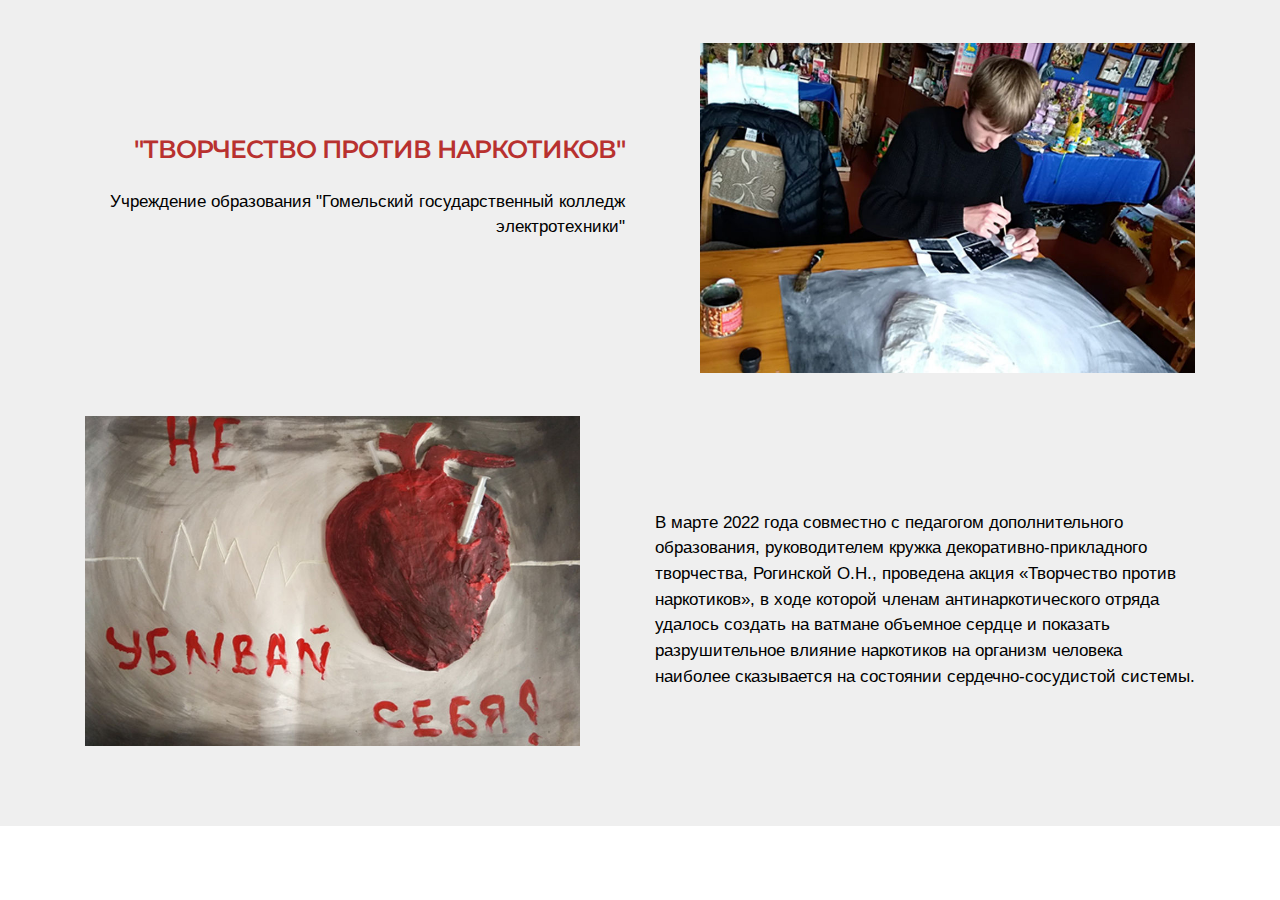
<file: page7.html>
<!DOCTYPE html>
<html  >
<head>
  <!-- Site made with Mobirise Website Builder v4.9.6, https://mobirise.com -->
  <meta charset="UTF-8">
  <meta http-equiv="X-UA-Compatible" content="IE=edge">
  <meta name="generator" content="Mobirise v4.9.6, mobirise.com">
  <meta name="viewport" content="width=device-width, initial-scale=1, minimum-scale=1">
  <link rel="shortcut icon" href="assets/images/logo-ggptke-128x96-1.png" type="image/x-icon">
  <meta name="description" content="Web Page Builder Description">
  
  <title>ТВОРЧЕСТВО</title>
  <link rel="stylesheet" href="https://fonts.googleapis.com/css?family=Lora:400,700,400italic,700italic&subset=latin">
  <link rel="stylesheet" href="https://fonts.googleapis.com/css?family=Montserrat:400,700">
  <link rel="stylesheet" href="https://fonts.googleapis.com/css?family=Raleway:100,100i,200,200i,300,300i,400,400i,500,500i,600,600i,700,700i,800,800i,900,900i">
  <link rel="stylesheet" href="assets/tether/tether.min.css">
  <link rel="stylesheet" href="assets/bootstrap/css/bootstrap.min.css">
  <link rel="stylesheet" href="assets/animate.css/animate.min.css">
  <link rel="stylesheet" href="assets/theme/css/style.css">
  <link rel="stylesheet" href="assets/mobirise/css/mbr-additional.css" type="text/css">
  
  
  
</head>
<body>
  <section class="mbr-section" id="msg-box5-2a" data-rv-view="148" style="background-color: rgb(239, 239, 239); padding-top: 40px; padding-bottom: 40px;">

    
    <div class="container">
        <div class="row">
            <div class="mbr-table-md-up">

              

              <div class="mbr-table-cell col-md-5 text-xs-center text-md-right content-size">
                  <h3 class="mbr-section-title display-2">"ТВОРЧЕСТВО ПРОТИВ НАРКОТИКОВ"</h3>
                  <div class="lead">

                    <p>Учреждение образования "Гомельский государственный колледж электротехники"</p>

                  </div>

                  
              </div>


              


              <div class="mbr-table-cell mbr-left-padding-md-up mbr-valign-top col-md-7 image-size" style="width: 50%;">
                  <div class="mbr-figure"><img src="assets/images/-900x6008.jpg"></div>
              </div>

            </div>
        </div>
    </div>

</section>

<section class="engine"><a href="https://mobirise.info/g">how to build a website for free</a></section><section class="mbr-section" id="msg-box5-2b" data-rv-view="151" style="background-color: rgb(239, 239, 239); padding-top: 0px; padding-bottom: 80px;">

    
    <div class="container">
        <div class="row">
            <div class="mbr-table-md-up">

              <div class="mbr-table-cell mbr-right-padding-md-up mbr-valign-top col-md-7 image-size" style="width: 50%;">
                  <div class="mbr-figure"><img src="assets/images/-900x6009.jpg"></div>
              </div>

              


              <div class="mbr-table-cell col-md-5 text-xs-center text-md-left content-size">
                  
                  <div class="lead">

                    <p><br><br><br>В марте 2022 года совместно с педагогом дополнительного образования, руководителем кружка декоративно-прикладного творчества, Рогинской О.Н., проведена акция «Творчество против наркотиков», в ходе которой членам антинаркотического отряда удалось создать на ватмане объемное сердце и показать разрушительное влияние наркотиков на организм человека наиболее сказывается на состоянии сердечно-сосудистой системы.</p>

                  </div>

                  
              </div>


              

            </div>
        </div>
    </div>

</section>


  <script src="assets/web/assets/jquery/jquery.min.js"></script>
  <script src="assets/tether/tether.min.js"></script>
  <script src="assets/bootstrap/js/bootstrap.min.js"></script>
  <script src="assets/smooth-scroll/smooth-scroll.js"></script>
  <script src="assets/viewport-checker/jquery.viewportchecker.js"></script>
  <script src="assets/theme/js/script.js"></script>
  
  
 <div id="scrollToTop" class="scrollToTop mbr-arrow-up"><a style="text-align: center;"><i class="mbr-arrow-up-icon mbr-arrow-up-icon-cm cm-icon cm-icon-smallarrow-up"></i></a></div>
    <input name="animation" type="hidden">
  </body>
</html>
</file>
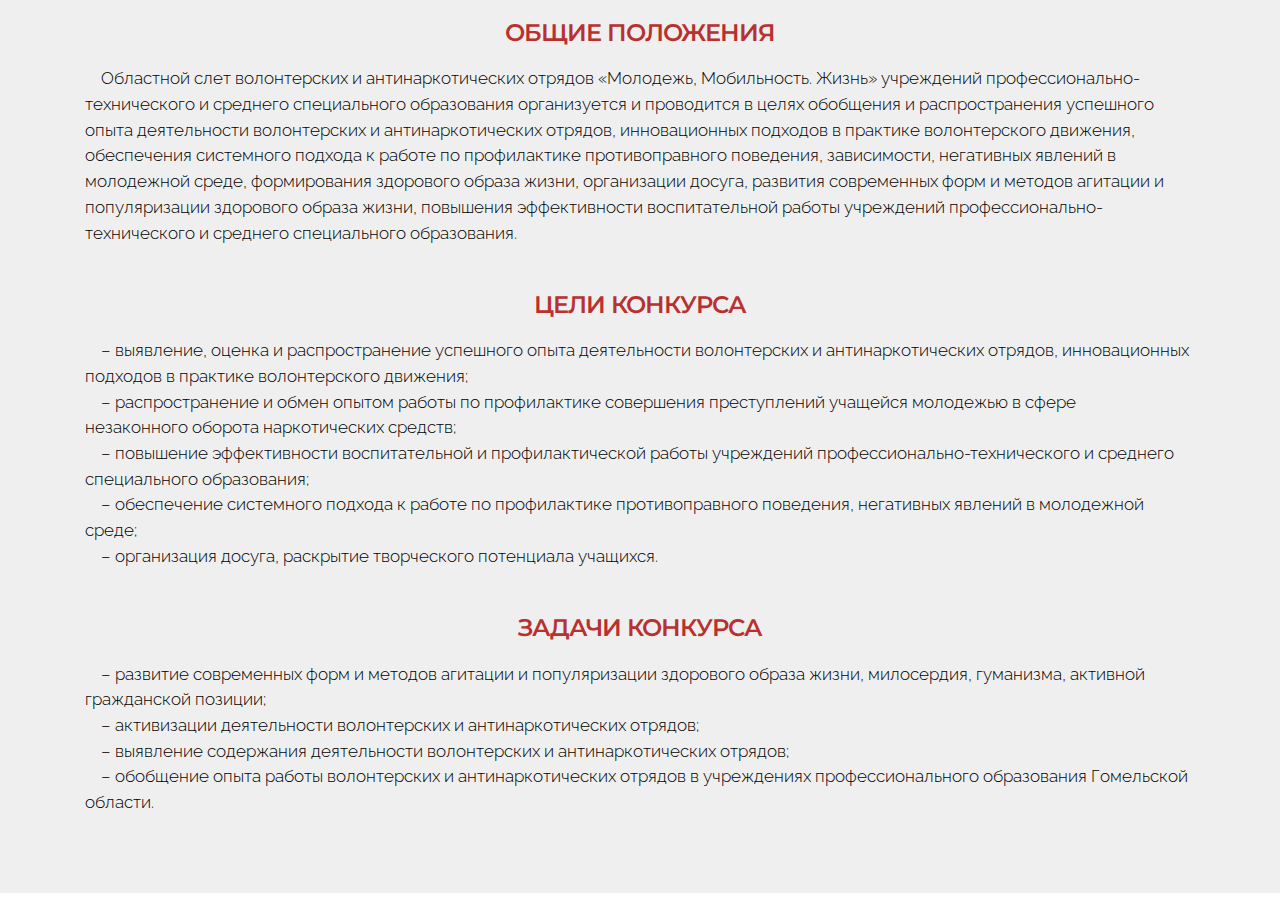
<file: page8.html>
<!DOCTYPE html>
<html  >
<head>
  <!-- Site made with Mobirise Website Builder v4.9.6, https://mobirise.com -->
  <meta charset="UTF-8">
  <meta http-equiv="X-UA-Compatible" content="IE=edge">
  <meta name="generator" content="Mobirise v4.9.6, mobirise.com">
  <meta name="viewport" content="width=device-width, initial-scale=1, minimum-scale=1">
  <link rel="shortcut icon" href="assets/images/logo-ggptke-128x96-1.png" type="image/x-icon">
  <meta name="description" content="Web Builder Description">
  
  <title>Нарко-профилактика</title>
  <link rel="stylesheet" href="https://fonts.googleapis.com/css?family=Lora:400,700,400italic,700italic&subset=latin">
  <link rel="stylesheet" href="https://fonts.googleapis.com/css?family=Montserrat:400,700">
  <link rel="stylesheet" href="https://fonts.googleapis.com/css?family=Raleway:100,100i,200,200i,300,300i,400,400i,500,500i,600,600i,700,700i,800,800i,900,900i">
  <link rel="stylesheet" href="assets/tether/tether.min.css">
  <link rel="stylesheet" href="assets/bootstrap/css/bootstrap.min.css">
  <link rel="stylesheet" href="assets/animate.css/animate.min.css">
  <link rel="stylesheet" href="assets/theme/css/style.css">
  <link rel="stylesheet" href="assets/mobirise/css/mbr-additional.css" type="text/css">
  
  
  
</head>
<body>
  <section class="mbr-section mbr-section__container article" id="header3-2m" data-rv-view="154" style="background-color: rgb(239, 239, 239); padding-top: 20px; padding-bottom: 0px;">
    <div class="container">
        <div class="row">
            <div class="col-xs-12">
                <h3 class="mbr-section-title display-2">ОБЩИЕ ПОЛОЖЕНИЯ</h3>
                
            </div>
        </div>
    </div>
</section>

<section class="engine"><a href="https://mobirise.info/v">free html templates</a></section><section class="mbr-section article mbr-section__container" id="content1-2k" data-rv-view="156" style="background-color: rgb(239, 239, 239); padding-top: 20px; padding-bottom: 0px;">

    <div class="container">
        <div class="row">
            <div class="col-xs-12 lead"><p>&nbsp;&nbsp;&nbsp;&nbsp;<span style="font-size: 17.12px;">Областной слет волонтерских и антинаркотических отрядов «Молодежь, Мобильность. Жизнь» учреждений профессионально-технического и среднего специального образования организуется и проводится в целях обобщения и распространения успешного опыта деятельности волонтерских и антинаркотических отрядов, инновационных подходов в практике волонтерского движения, обеспечения системного подхода к работе по профилактике противоправного поведения, зависимости, негативных явлений в молодежной среде, формирования здорового образа жизни, организации досуга, развития современных форм и методов агитации и популяризации здорового образа жизни, повышения эффективности воспитательной работы учреждений профессионально-технического и среднего специального образования.&nbsp;</span></p><p><span style="font-size: 1.07rem;"><br></span></p></div>
        </div>
    </div>

</section>

<section class="mbr-section mbr-section__container article" id="header3-2n" data-rv-view="158" style="background-color: rgb(239, 239, 239); padding-top: 20px; padding-bottom: 0px;">
    <div class="container">
        <div class="row">
            <div class="col-xs-12">
                <h3 class="mbr-section-title display-2">ЦЕЛИ КОНКУРСА</h3>
                
            </div>
        </div>
    </div>
</section>

<section class="mbr-section article mbr-section__container" id="content1-2o" data-rv-view="160" style="background-color: rgb(239, 239, 239); padding-top: 20px; padding-bottom: 0px;">

    <div class="container">
        <div class="row">
            <div class="col-xs-12 lead"><p>&nbsp;&nbsp;&nbsp;&nbsp;<span style="font-size: 17.12px;">– выявление, оценка и распространение успешного опыта деятельности волонтерских и антинаркотических отрядов, инновационных подходов в практике волонтерского движения;
</span></p><p>&nbsp;&nbsp;&nbsp;&nbsp;<span style="font-size: 17.12px;">– распространение и обмен опытом работы по профилактике совершения преступлений учащейся молодежью в сфере незаконного&nbsp;</span><span style="font-size: 17.12px;">оборота наркотических средств;
</span></p><p>&nbsp;&nbsp;&nbsp;&nbsp;<span style="font-size: 17.12px;">– повышение эффективности воспитательной и профилактической работы учреждений профессионально-технического и среднего специального образования;
</span></p><p>&nbsp;&nbsp;&nbsp;&nbsp;<span style="font-size: 17.12px;">– обеспечение системного подхода к работе по профилактике противоправного поведения, негативных явлений в молодежной среде;
</span></p><p>&nbsp;&nbsp;&nbsp;&nbsp;<span style="font-size: 17.12px;">– организация досуга, раскрытие творческого потенциала учащихся.</span></p><p><span style="font-size: 1.07rem;"><br></span></p></div>
        </div>
    </div>

</section>

<section class="mbr-section mbr-section__container article" id="header3-2p" data-rv-view="162" style="background-color: rgb(239, 239, 239); padding-top: 20px; padding-bottom: 0px;">
    <div class="container">
        <div class="row">
            <div class="col-xs-12">
                <h3 class="mbr-section-title display-2">ЗАДАЧИ КОНКУРСА</h3>
                
            </div>
        </div>
    </div>
</section>

<section class="mbr-section article mbr-section__container" id="content1-2q" data-rv-view="164" style="background-color: rgb(239, 239, 239); padding-top: 20px; padding-bottom: 0px;">

    <div class="container">
        <div class="row">
            <div class="col-xs-12 lead"><p>&nbsp;&nbsp;&nbsp;&nbsp;<span style="font-size: 17.12px;">– развитие современных форм и методов агитации и популяризации здорового образа жизни, милосердия, гуманизма, активной гражданской позиции;
</span></p><p>&nbsp;&nbsp;&nbsp;&nbsp;<span style="font-size: 17.12px;">– активизации деятельности волонтерских и антинаркотических отрядов;
</span></p><p>&nbsp;&nbsp;&nbsp;&nbsp;<span style="font-size: 17.12px;">– выявление содержания деятельности волонтерских и антинаркотических отрядов;
</span></p><p>&nbsp;&nbsp;&nbsp;&nbsp;<span style="font-size: 17.12px;">– обобщение опыта работы волонтерских и антинаркотических отрядов в учреждениях профессионального образования Гомельской области.
</span></p><p><span style="font-size: 17.12px;"><br></span></p><p><span style="font-size: 17.12px;"><br></span></p><p><span style="font-size: 17.12px;"><br></span></p></div>
        </div>
    </div>

</section>


  <script src="assets/web/assets/jquery/jquery.min.js"></script>
  <script src="assets/tether/tether.min.js"></script>
  <script src="assets/bootstrap/js/bootstrap.min.js"></script>
  <script src="assets/smooth-scroll/smooth-scroll.js"></script>
  <script src="assets/viewport-checker/jquery.viewportchecker.js"></script>
  <script src="assets/theme/js/script.js"></script>
  
  
 <div id="scrollToTop" class="scrollToTop mbr-arrow-up"><a style="text-align: center;"><i class="mbr-arrow-up-icon mbr-arrow-up-icon-cm cm-icon cm-icon-smallarrow-up"></i></a></div>
    <input name="animation" type="hidden">
  </body>
</html>
</file>
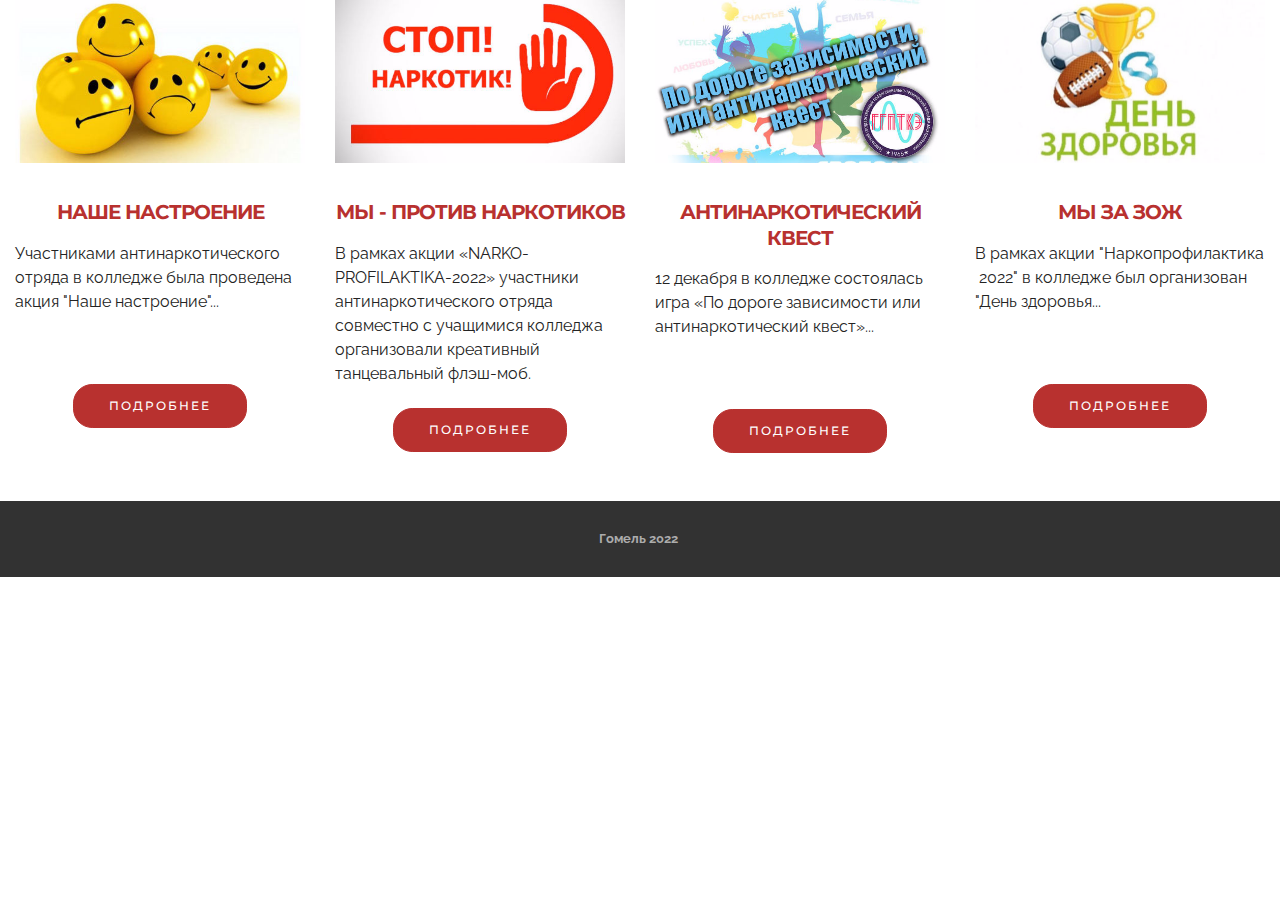
<file: page9.html>
<!DOCTYPE html>
<html  >
<head>
  <!-- Site made with Mobirise Website Builder v4.9.6, https://mobirise.com -->
  <meta charset="UTF-8">
  <meta http-equiv="X-UA-Compatible" content="IE=edge">
  <meta name="generator" content="Mobirise v4.9.6, mobirise.com">
  <meta name="viewport" content="width=device-width, initial-scale=1, minimum-scale=1">
  <link rel="shortcut icon" href="assets/images/logo-ggptke-128x96-1.png" type="image/x-icon">
  <meta name="description" content="Web Builder Description">
  
  <title>АНТИНАРКОТИЧЕСКИЙ ОТРЯД 2</title>
  <link rel="stylesheet" href="https://fonts.googleapis.com/css?family=Lora:400,700,400italic,700italic&subset=latin">
  <link rel="stylesheet" href="https://fonts.googleapis.com/css?family=Montserrat:400,700">
  <link rel="stylesheet" href="https://fonts.googleapis.com/css?family=Raleway:100,100i,200,200i,300,300i,400,400i,500,500i,600,600i,700,700i,800,800i,900,900i">
  <link rel="stylesheet" href="assets/tether/tether.min.css">
  <link rel="stylesheet" href="assets/bootstrap/css/bootstrap.min.css">
  <link rel="stylesheet" href="assets/animate.css/animate.min.css">
  <link rel="stylesheet" href="assets/theme/css/style.css">
  <link rel="stylesheet" href="assets/mobirise/css/mbr-additional.css" type="text/css">
  
  
  
</head>
<body>
  <section class="mbr-cards mbr-section mbr-section-nopadding" id="features3-2v" data-rv-view="34" style="background-color: rgb(255, 255, 255);">

    

    <div class="mbr-cards-row row">
        <div class="mbr-cards-col col-xs-12 col-lg-3" style="padding-top: 0px; padding-bottom: 40px;">
            <div class="container">
              <div class="card cart-block">
                  <div class="card-img"><img src="assets/images/bbb1a01c76ba078534b3e39e0808a9ac-600x338.jpg" class="card-img-top"></div>
                  <div class="card-block">
                    <h4 class="card-title">НАШЕ НАСТРОЕНИЕ<br></h4>
                    
                    <p class="card-text">Участниками антинаркотического отряда в колледже была проведена акция "Наше настроение"...<br><br><br></p>
                    <div class="card-btn"><a href="page11.html" class="btn btn-primary" target="_blank">ПОДРОБНЕЕ</a></div>
                    </div>
                </div>
            </div>
        </div>
        <div class="mbr-cards-col col-xs-12 col-lg-3" style="padding-top: 0px; padding-bottom: 40px;">
            <div class="container">
                <div class="card cart-block">
                    <div class="card-img"><img src="assets/images/829d16621cc982e00b76b3fd2a20cc17-1-600x450.jpg" class="card-img-top"></div>
                    <div class="card-block">
                        <h4 class="card-title">МЫ - ПРОТИВ НАРКОТИКОВ</h4>
                        
                        <p class="card-text">В рамках акции «NARKO-PROFILAKTIKA-2022» участники антинаркотического отряда совместно с учащимися колледжа организовали креативный танцевальный флэш-моб.</p>
                        <div class="card-btn"><a href="page12.html" class="btn btn-primary" target="_blank">ПОДРОБНЕЕ</a></div>
                    </div>
                </div>
            </div>
        </div>
        <div class="mbr-cards-col col-xs-12 col-lg-3" style="padding-top: 0px; padding-bottom: 40px;">
            <div class="container">
                <div class="card cart-block">
                    <div class="card-img"><img src="assets/images/-600x424.jpg" class="card-img-top"></div>
                    <div class="card-block">
                        <h4 class="card-title">АНТИНАРКОТИЧЕСКИЙ КВЕСТ<br></h4>
                        
                        <p class="card-text">12 декабря в колледже состоялась игра «По дороге зависимости или антинаркотический квест»...<br><br><br></p>
                        <div class="card-btn"><a href="page10.html" class="btn btn-primary" target="_blank">ПОДРОБНЕЕ</a></div>
                    </div>
                </div>
            </div>
        </div>
        <div class="mbr-cards-col col-xs-12 col-lg-3" style="padding-top: 0px; padding-bottom: 40px;">
            <div class="container">
                <div class="card cart-block">
                    <div class="card-img"><img src="assets/images/miniatjura-2-702x336-600x287.jpg" class="card-img-top"></div>
                    <div class="card-block">
                        <h4 class="card-title">МЫ ЗА ЗОЖ</h4>
                        
                        <p class="card-text">В рамках акции "Наркопрофилактика &nbsp;2022" в колледже был организован "День здоровья...<br><br><br></p>
                        <div class="card-btn"><a href="page13.html" class="btn btn-primary" target="_blank">ПОДРОБНЕЕ</a></div>
                    </div>
                </div>
            </div>
        </div>
        
        
    </div>
</section>

<section class="engine"><a href="https://mobirise.info/t">free amp templates</a></section><footer class="mbr-small-footer mbr-section mbr-section-nopadding" id="footer1-2t" data-rv-view="37" style="background-color: rgb(50, 50, 50); padding-top: 1.75rem; padding-bottom: 1.75rem;">
    
    <div class="container text-xs-center">
        <p><strong>Гомель 2022&nbsp;</strong></p>
    </div>
</footer>


  <script src="assets/web/assets/jquery/jquery.min.js"></script>
  <script src="assets/tether/tether.min.js"></script>
  <script src="assets/bootstrap/js/bootstrap.min.js"></script>
  <script src="assets/smooth-scroll/smooth-scroll.js"></script>
  <script src="assets/viewport-checker/jquery.viewportchecker.js"></script>
  <script src="assets/theme/js/script.js"></script>
  
  
 <div id="scrollToTop" class="scrollToTop mbr-arrow-up"><a style="text-align: center;"><i class="mbr-arrow-up-icon mbr-arrow-up-icon-cm cm-icon cm-icon-smallarrow-up"></i></a></div>
    <input name="animation" type="hidden">
  </body>
</html>
</file>
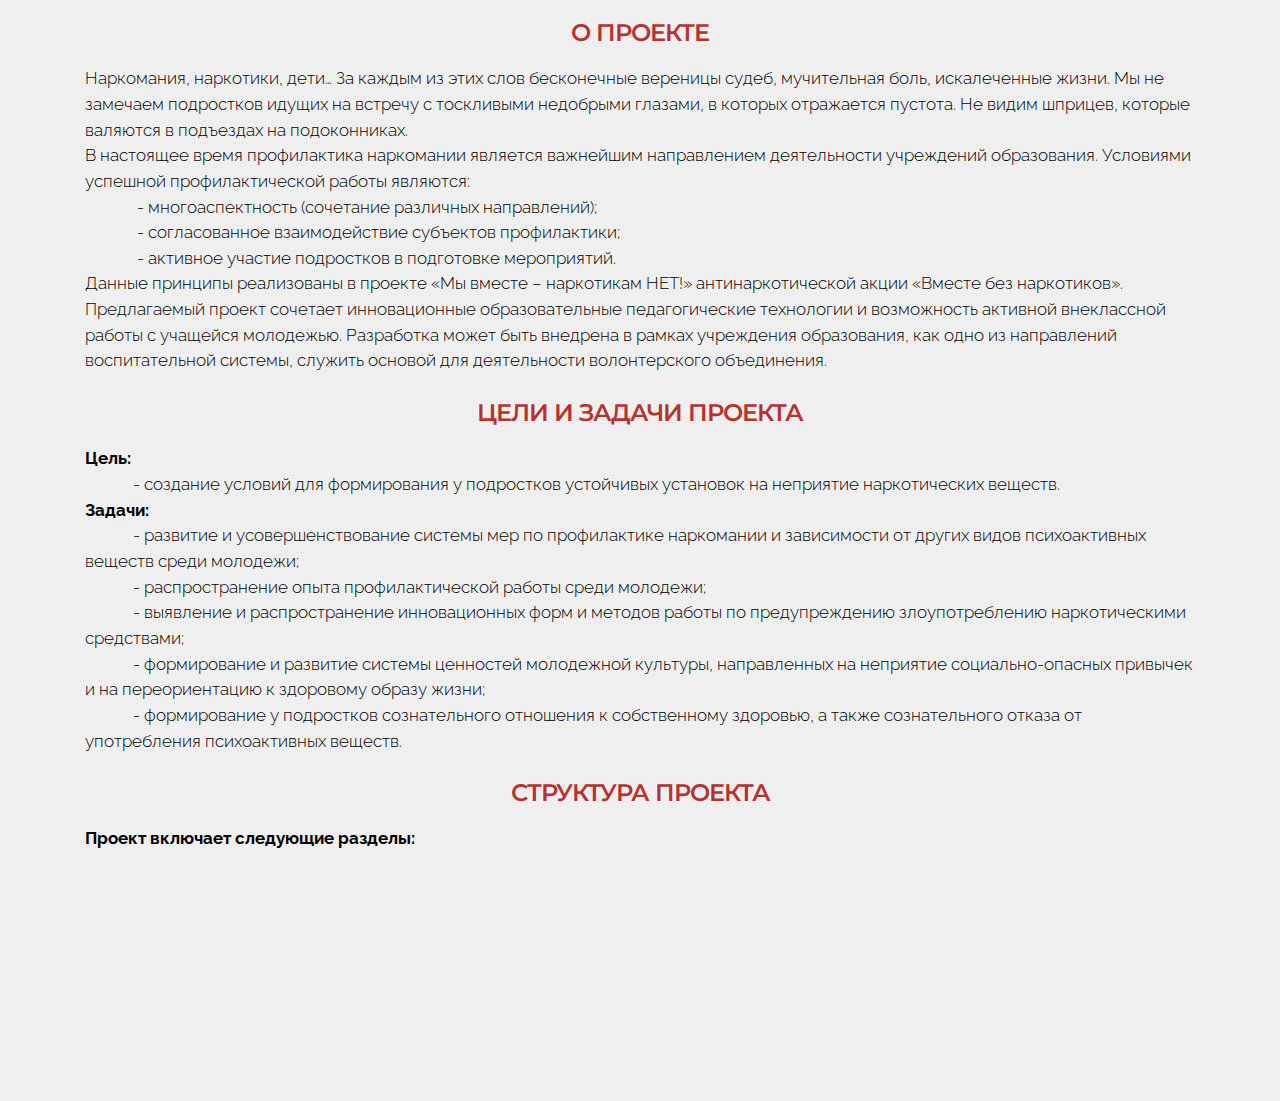
<file: proect.html>
<!DOCTYPE html>
<html  >
<head>
  <!-- Site made with Mobirise Website Builder v4.9.6, https://mobirise.com -->
  <meta charset="UTF-8">
  <meta http-equiv="X-UA-Compatible" content="IE=edge">
  <meta name="generator" content="Mobirise v4.9.6, mobirise.com">
  <meta name="viewport" content="width=device-width, initial-scale=1, minimum-scale=1">
  <link rel="shortcut icon" href="assets/images/logo-ggptke-128x96-1.png" type="image/x-icon">
  <meta name="description" content="Website Maker Description">
  
  <title>О ПРОЕКТЕ</title>
  <link rel="stylesheet" href="assets/et-line-font-plugin/style.css">
  <link rel="stylesheet" href="https://fonts.googleapis.com/css?family=Montserrat:400,700">
  <link rel="stylesheet" href="https://fonts.googleapis.com/css?family=Raleway:100,100i,200,200i,300,300i,400,400i,500,500i,600,600i,700,700i,800,800i,900,900i">
  <link rel="stylesheet" href="https://fonts.googleapis.com/css?family=Lora:400,700,400italic,700italic&subset=latin">
  <link rel="stylesheet" href="assets/tether/tether.min.css">
  <link rel="stylesheet" href="assets/bootstrap/css/bootstrap.min.css">
  <link rel="stylesheet" href="assets/animate.css/animate.min.css">
  <link rel="stylesheet" href="assets/theme/css/style.css">
  <link rel="stylesheet" href="assets/mobirise/css/mbr-additional.css" type="text/css">
  
  
  
</head>
<body>
  <section class="mbr-section mbr-section__container article" id="header3-n" data-rv-view="52" style="background-color: rgb(239, 239, 239); padding-top: 20px; padding-bottom: 0px;">
    <div class="container">
        <div class="row">
            <div class="col-xs-12">
                <h3 class="mbr-section-title display-2">О ПРОЕКТЕ</h3>
                
            </div>
        </div>
    </div>
</section>

<section class="engine"><a href="https://mobirise.info/b">create your own website</a></section><section class="mbr-section article mbr-section__container" id="content1-m" data-rv-view="54" style="background-color: rgb(239, 239, 239); padding-top: 20px; padding-bottom: 0px;">

    <div class="container">
        <div class="row">
            <div class="col-xs-12 lead"><p><span style="font-size: 1.07rem;">Наркомания, наркотики, дети… За каждым из этих слов бесконечные вереницы судеб, мучительная боль, искалеченные жизни. Мы не замечаем подростков идущих на встречу с тоскливыми недобрыми глазами, в которых отражается пустота. Не видим шприцев, которые валяются в подъездах на подоконниках.</span><br></p><p>В настоящее время профилактика наркомании является важнейшим направлением деятельности учреждений образования.&nbsp;<span style="font-size: 1.07rem;">Условиями успешной профилактической работы являются:</span></p><p>&nbsp; &nbsp; &nbsp;&nbsp;&nbsp;&nbsp;&nbsp;&nbsp;&nbsp;&nbsp;&nbsp;-  многоаспектность (сочетание различных направлений);
</p><p>&nbsp; &nbsp; &nbsp;&nbsp;&nbsp;&nbsp;&nbsp;&nbsp;&nbsp;&nbsp;&nbsp;- согласованное взаимодействие субъектов профилактики;
</p><p>&nbsp; &nbsp; &nbsp;&nbsp;&nbsp;&nbsp;&nbsp;&nbsp;&nbsp;&nbsp;&nbsp;- активное участие подростков в подготовке мероприятий.</p><p><span style="font-size: 1.07rem;">Данные принципы реализованы в проекте «Мы вместе – наркотикам НЕТ!» антинаркотической акции «Вместе без наркотиков». </span><span style="font-size: 1.07rem;">Предлагаемый проект сочетает инновационные образовательные педагогические технологии и возможность активной внеклассной работы с учащейся молодежью. </span><span style="font-size: 1.07rem;">Разработка может быть внедрена в рамках учреждения образования, как одно из направлений воспитательной системы, служить основой для деятельности волонтерского объединения.</span></p><p><span style="font-size: 1.07rem;"><br></span></p></div>
        </div>
    </div>

</section>

<section class="mbr-section mbr-section__container article" id="header3-p" data-rv-view="56" style="background-color: rgb(239, 239, 239); padding-top: 0px; padding-bottom: 0px;">
    <div class="container">
        <div class="row">
            <div class="col-xs-12">
                <h3 class="mbr-section-title display-2">ЦЕЛИ И ЗАДАЧИ ПРОЕКТА</h3>
                
            </div>
        </div>
    </div>
</section>

<section class="mbr-section article mbr-section__container" id="content1-6" data-rv-view="58" style="background-color: rgb(239, 239, 239); padding-top: 20px; padding-bottom: 0px;">

    <div class="container">
        <div class="row">
            <div class="col-xs-12 lead"><p><span style="font-size: 1.07rem;"><strong>Цель:</strong></span></p><p>&nbsp; &nbsp;&nbsp;&nbsp;&nbsp;&nbsp;&nbsp;&nbsp;&nbsp;&nbsp; -&nbsp;<span style="font-size: 1.07rem;">создание условий для формирования у подростков устойчивых установок на неприятие наркотических веществ.</span><br></p><p><strong>Задачи:
</strong></p><p>&nbsp;&nbsp;&nbsp;&nbsp;&nbsp;&nbsp;&nbsp;&nbsp;&nbsp;&nbsp;&nbsp;&nbsp;- развитие и усовершенствование системы мер по профилактике наркомании и зависимости от других видов психоактивных веществ среди молодежи;
</p><p>&nbsp; &nbsp; &nbsp;&nbsp;&nbsp;&nbsp;&nbsp;&nbsp;&nbsp;&nbsp;- распространение опыта профилактической работы среди молодежи;
</p><p>&nbsp;&nbsp;&nbsp;&nbsp;&nbsp;&nbsp;&nbsp;&nbsp;&nbsp;&nbsp;&nbsp;&nbsp;- выявление и распространение инновационных форм и методов работы по предупреждению злоупотреблению наркотическими средствами;
</p><p>&nbsp;&nbsp;&nbsp;&nbsp;&nbsp;&nbsp;&nbsp;&nbsp;&nbsp;&nbsp;&nbsp;&nbsp;- формирование и развитие системы ценностей молодежной культуры, направленных на неприятие социально-опасных привычек и на переориентацию к здоровому образу жизни;
</p><p>&nbsp;&nbsp;&nbsp;&nbsp;&nbsp;&nbsp;&nbsp;&nbsp;&nbsp;&nbsp;&nbsp;&nbsp;- формирование у подростков сознательного отношения к собственному здоровью, а также сознательного отказа от употребления психоактивных веществ.
</p><p><br></p></div>
        </div>
    </div>

</section>

<section class="mbr-section mbr-section__container article" id="header3-q" data-rv-view="60" style="background-color: rgb(239, 239, 239); padding-top: 0px; padding-bottom: 0px;">
    <div class="container">
        <div class="row">
            <div class="col-xs-12">
                <h3 class="mbr-section-title display-2">СТРУКТУРА ПРОЕКТА</h3>
                
            </div>
        </div>
    </div>
</section>

<section class="mbr-section article mbr-section__container" id="content1-o" data-rv-view="62" style="background-color: rgb(239, 239, 239); padding-top: 20px; padding-bottom: 0px;">

    <div class="container">
        <div class="row">
            <div class="col-xs-12 lead"><p><strong>Проект включает следующие разделы:</strong><br></p><p>&nbsp;&nbsp;&nbsp;&nbsp;&nbsp;&nbsp;&nbsp;&nbsp;&nbsp;&nbsp;&nbsp;&nbsp;- деятельность антинаркотического отряда;
</p><p>&nbsp;&nbsp;&nbsp;&nbsp;&nbsp;&nbsp;&nbsp;&nbsp;&nbsp;&nbsp;&nbsp;&nbsp;- информационно-просветительская деятельность;</p><p>&nbsp;&nbsp;&nbsp;&nbsp;&nbsp;&nbsp;&nbsp;&nbsp;&nbsp;&nbsp;&nbsp;&nbsp;<span style="font-size: 1.07rem;">- инновационная деятельность.</span></p><p><br></p></div>
        </div>
    </div>

</section>

<section class="mbr-cards mbr-section mbr-section-nopadding" id="features6-l" data-rv-view="64" style="background-color: rgb(239, 239, 239);">

    

    <div class="mbr-cards-row row">
        <div class="mbr-cards-col col-xs-12 col-lg-6" style="padding-top: 0px; padding-bottom: 40px;">
            <div class="container">
              <div class="card cart-block">
                  
                  <div class="card-block">
                    <h4 class="card-title">ПЛАН МЕРОПРИЯТИЙ<br></h4>
                    
                    
                    <div class="card-btn"><a href="assets/files/%D0%9F%D0%BB%D0%B0%D0%BD%20%D0%BC%D0%B5%D1%80%D0%BE%D0%BF%D1%80%D0%B8%D1%8F%D1%82%D0%B8%D0%B9.pdf" class="btn btn-warning" target="_blank">Далее</a></div>
                    </div>
                </div>
            </div>
        </div>
        <div class="mbr-cards-col col-xs-12 col-lg-6" style="padding-top: 0px; padding-bottom: 40px;">
            <div class="container">
                <div class="card cart-block">
                    
                    <div class="card-block">
                        <h4 class="card-title">ИНФОРМАЦИОННАЯ КАРТА <br></h4>
                        
                        
                        <div class="card-btn"><a href="assets/files/%D0%98%D0%BD%D1%84%D0%BE%D1%80%D0%BC%D0%B0%D1%86%D0%B8%D0%BE%D0%BD%D0%BD%D0%B0%D1%8F%20%D0%BA%D0%B0%D1%80%D1%82%D0%B0.pdf" class="btn btn-warning" target="_blank">Далее</a></div>
                    </div>
                </div>
            </div>
        </div>
        
        
        
        
    </div>
</section>


  <script src="assets/web/assets/jquery/jquery.min.js"></script>
  <script src="assets/tether/tether.min.js"></script>
  <script src="assets/bootstrap/js/bootstrap.min.js"></script>
  <script src="assets/smooth-scroll/smooth-scroll.js"></script>
  <script src="assets/viewport-checker/jquery.viewportchecker.js"></script>
  <script src="assets/theme/js/script.js"></script>
  
  
 <div id="scrollToTop" class="scrollToTop mbr-arrow-up"><a style="text-align: center;"><i class="mbr-arrow-up-icon mbr-arrow-up-icon-cm cm-icon cm-icon-smallarrow-up"></i></a></div>
    <input name="animation" type="hidden">
  </body>
</html>
</file>
<file: assets/mobirise/css/mbr-additional.css>
@import url(https://fonts.googleapis.com/css?family=Open+Sans:400,300,700);
@import url(https://fonts.googleapis.com/css?family=Roboto:400,300,700);
@import url(https://fonts.googleapis.com/css?family=Montserrat:400,700);
@import url(https://fonts.googleapis.com/css?family=Lora:400,700);
@import url(https://fonts.googleapis.com/css?family=Raleway:400,300,700);
@import url(https://fonts.googleapis.com/css?family=Lato:400,300,700);
@import url(https://fonts.googleapis.com/css?family=Arimo:400,700);






body,
input,
textarea,
.mbr-company .list-group-text {
  font-family: 'Raleway', sans-serif;
}
.mbr-footer-content li,
.mbr-footer .mbr-contacts li {
  font-family: 'Raleway', sans-serif;
}
.btn,
.alert,
h1,
h2,
h3,
h4,
h5,
h6,
.h1,
.h2,
.h3,
.h4,
.h5,
.h6,
.display-1,
.display-2,
.display-3,
.display-4,
.mbr-figure .mbr-figure-caption,
.mbr-gallery-title,
.mbr-map [data-state-details],
.mbr-price {
  font-family: 'Montserrat', sans-serif;
}
.mbr-footer-content h1,
.mbr-footer .mbr-contacts h1,
.mbr-footer-content h2,
.mbr-footer .mbr-contacts h2,
.mbr-footer-content h3,
.mbr-footer .mbr-contacts h3,
.mbr-footer-content h4,
.mbr-footer .mbr-contacts h4,
.mbr-footer-content p strong,
.mbr-footer .mbr-contacts p strong,
.mbr-footer-content strong,
.mbr-footer .mbr-contacts strong {
  font-family: 'Montserrat', sans-serif;
}
.btn {
  border-radius: 1.6em;
}
.mbr-subscribe .btn {
  border-radius: 1.6em !important;
}
.btn-sm,
.lead a,
.lead blockquote,
.mbr-section-subtitle,
.mbr-section-hero .mbr-section-lead,
.mbr-cards .card-subtitle,
.mbr-testimonial .card-block {
  font-family: 'Lora', serif;
}
.mbr-author-name {
  font-family: 'Montserrat', sans-serif;
}
.mbr-author-desc {
  font-family: 'Lora', serif;
}
.mbr-plan-title {
  font-family: 'Montserrat', sans-serif;
}
.mbr-plan-subtitle,
.mbr-plan-price-desc {
  font-family: 'Lora', serif;
}
.bg-primary {
  background-color: #b8312f !important;
}
.bg-success {
  background-color: #90a878 !important;
}
.bg-info {
  background-color: #7e9b9f !important;
}
.bg-warning {
  background-color: #f3c649 !important;
}
.bg-danger {
  background-color: #f28281 !important;
}
.btn-primary {
  background-color: #b8312f;
  border-color: #b8312f;
  color: #ffffff;
}
.btn-primary:hover,
.btn-primary:focus,
.btn-primary.focus,
.btn-primary:active,
.btn-primary.active {
  color: #ffffff;
  background-color: #7b211f;
  border-color: #7b211f;
}
.btn-primary.disabled,
.btn-primary:disabled {
  color: #ffffff !important;
  background-color: #7b211f !important;
  border-color: #7b211f !important;
}
.btn-secondary {
  background-color: #bfcecb;
  border-color: #bfcecb;
  color: #ffffff;
}
.btn-secondary:hover,
.btn-secondary:focus,
.btn-secondary.focus,
.btn-secondary:active,
.btn-secondary.active {
  color: #ffffff;
  background-color: #94ada8;
  border-color: #94ada8;
}
.btn-secondary.disabled,
.btn-secondary:disabled {
  color: #ffffff !important;
  background-color: #94ada8 !important;
  border-color: #94ada8 !important;
}
.btn-info {
  background-color: #7e9b9f;
  border-color: #7e9b9f;
  color: #ffffff;
}
.btn-info:hover,
.btn-info:focus,
.btn-info.focus,
.btn-info:active,
.btn-info.active {
  color: #ffffff;
  background-color: #597478;
  border-color: #597478;
}
.btn-info.disabled,
.btn-info:disabled {
  color: #ffffff !important;
  background-color: #597478 !important;
  border-color: #597478 !important;
}
.btn-success {
  background-color: #90a878;
  border-color: #90a878;
  color: #ffffff;
}
.btn-success:hover,
.btn-success:focus,
.btn-success.focus,
.btn-success:active,
.btn-success.active {
  color: #ffffff;
  background-color: #6a8153;
  border-color: #6a8153;
}
.btn-success.disabled,
.btn-success:disabled {
  color: #ffffff !important;
  background-color: #6a8153 !important;
  border-color: #6a8153 !important;
}
.btn-warning {
  background-color: #f3c649;
  border-color: #f3c649;
  color: #ffffff;
}
.btn-warning:hover,
.btn-warning:focus,
.btn-warning.focus,
.btn-warning:active,
.btn-warning.active {
  color: #ffffff;
  background-color: #e1a90f;
  border-color: #e1a90f;
}
.btn-warning.disabled,
.btn-warning:disabled {
  color: #ffffff !important;
  background-color: #e1a90f !important;
  border-color: #e1a90f !important;
}
.btn-danger {
  background-color: #f28281;
  border-color: #f28281;
  color: #ffffff;
}
.btn-danger:hover,
.btn-danger:focus,
.btn-danger.focus,
.btn-danger:active,
.btn-danger.active {
  color: #ffffff;
  background-color: #eb3d3c;
  border-color: #eb3d3c;
}
.btn-danger.disabled,
.btn-danger:disabled {
  color: #ffffff !important;
  background-color: #eb3d3c !important;
  border-color: #eb3d3c !important;
}
.btn-primary-outline {
  background: none;
  border-color: #671b1a;
  color: #671b1a;
}
.btn-primary-outline:hover,
.btn-primary-outline:focus,
.btn-primary-outline.focus,
.btn-primary-outline:active,
.btn-primary-outline.active {
  color: #ffffff;
  background-color: #b8312f;
  border-color: #b8312f;
}
.btn-primary-outline.disabled,
.btn-primary-outline:disabled {
  color: #ffffff !important;
  background-color: #b8312f !important;
  border-color: #b8312f !important;
}
.btn-secondary-outline {
  background: none;
  border-color: #85a29c;
  color: #85a29c;
}
.btn-secondary-outline:hover,
.btn-secondary-outline:focus,
.btn-secondary-outline.focus,
.btn-secondary-outline:active,
.btn-secondary-outline.active {
  color: #ffffff;
  background-color: #bfcecb;
  border-color: #bfcecb;
}
.btn-secondary-outline.disabled,
.btn-secondary-outline:disabled {
  color: #ffffff !important;
  background-color: #bfcecb !important;
  border-color: #bfcecb !important;
}
.btn-info-outline {
  background: none;
  border-color: #4e6669;
  color: #4e6669;
}
.btn-info-outline:hover,
.btn-info-outline:focus,
.btn-info-outline.focus,
.btn-info-outline:active,
.btn-info-outline.active {
  color: #ffffff;
  background-color: #7e9b9f;
  border-color: #7e9b9f;
}
.btn-info-outline.disabled,
.btn-info-outline:disabled {
  color: #ffffff !important;
  background-color: #7e9b9f !important;
  border-color: #7e9b9f !important;
}
.btn-success-outline {
  background: none;
  border-color: #5d7149;
  color: #5d7149;
}
.btn-success-outline:hover,
.btn-success-outline:focus,
.btn-success-outline.focus,
.btn-success-outline:active,
.btn-success-outline.active {
  color: #ffffff;
  background-color: #90a878;
  border-color: #90a878;
}
.btn-success-outline.disabled,
.btn-success-outline:disabled {
  color: #ffffff !important;
  background-color: #90a878 !important;
  border-color: #90a878 !important;
}
.btn-warning-outline {
  background: none;
  border-color: #c9970d;
  color: #c9970d;
}
.btn-warning-outline:hover,
.btn-warning-outline:focus,
.btn-warning-outline.focus,
.btn-warning-outline:active,
.btn-warning-outline.active {
  color: #ffffff;
  background-color: #f3c649;
  border-color: #f3c649;
}
.btn-warning-outline.disabled,
.btn-warning-outline:disabled {
  color: #ffffff !important;
  background-color: #f3c649 !important;
  border-color: #f3c649 !important;
}
.btn-danger-outline {
  background: none;
  border-color: #e82625;
  color: #e82625;
}
.btn-danger-outline:hover,
.btn-danger-outline:focus,
.btn-danger-outline.focus,
.btn-danger-outline:active,
.btn-danger-outline.active {
  color: #ffffff;
  background-color: #f28281;
  border-color: #f28281;
}
.btn-danger-outline.disabled,
.btn-danger-outline:disabled {
  color: #ffffff !important;
  background-color: #f28281 !important;
  border-color: #f28281 !important;
}
.text-primary {
  color: #b8312f !important;
}
.text-success {
  color: #90a878 !important;
}
.text-info {
  color: #7e9b9f !important;
}
.text-warning {
  color: #f3c649 !important;
}
.text-danger {
  color: #f28281 !important;
}
.alert-success {
  background-color: #90a878;
}
.alert-info {
  background-color: #7e9b9f;
}
.alert-warning {
  background-color: #f3c649;
}
.alert-danger {
  background-color: #f28281;
}
.btn-social {
  border-color: #b8312f;
}
.btn-social:hover {
  background: #b8312f;
}
.mbr-company .list-group-item.active .list-group-text {
  color: #b8312f;
}
.mbr-footer p a,
.mbr-footer ul a {
  color: #b8312f;
}
.mbr-footer-content li::before,
.mbr-footer .mbr-contacts li::before {
  background: #b8312f;
}
.mbr-footer-content li a:hover,
.mbr-footer .mbr-contacts li a:hover {
  color: #b8312f;
}
.lead a,
.lead a:hover {
  color: #b8312f;
}
.lead blockquote {
  border-color: #b8312f;
}
.mbr-plan-header.bg-primary .mbr-plan-subtitle,
.mbr-plan-header.bg-primary .mbr-plan-price-desc {
  color: #e08886;
}
.mbr-plan-header.bg-success .mbr-plan-subtitle,
.mbr-plan-header.bg-success .mbr-plan-price-desc {
  color: #d0dac6;
}
.mbr-plan-header.bg-info .mbr-plan-subtitle,
.mbr-plan-header.bg-info .mbr-plan-price-desc {
  color: #c7d4d5;
}
.mbr-plan-header.bg-warning .mbr-plan-subtitle,
.mbr-plan-header.bg-warning .mbr-plan-price-desc {
  color: #ffffff;
}
.mbr-plan-header.bg-danger .mbr-plan-subtitle,
.mbr-plan-header.bg-danger .mbr-plan-price-desc {
  color: #ffffff;
}
.mbr-small-footer a,
.mbr-gallery-filter li:hover {
  color: #b8312f;
}
#msg-box5-2 P {
  text-align: left;
  color: #2b0680;
}
#msg-box5-2 H3 {
  text-align: left;
  color: #b8312f;
}
#msg-box5-2 .btn {
  font-size: 12px;
}
#msg-box5-2h H3 {
  text-align: left;
  color: #2b0680;
  font-size: 30px;
}
#msg-box5-2h P {
  text-align: left;
}
#msg-box5-2s H3 {
  font-size: 30px;
  color: #2b0680;
  text-align: left;
}
#msg-box5-2s P {
  text-align: left;
  color: #000000;
}
#header3-4 .mbr-section-title,
#header3-4 .mbr-section-subtitle {
  text-align: center;
}
#header3-4 .mbr-section-title {
  color: #41a85f;
}
#features3-3 P {
  text-align: left;
}
#features3-3 H4 {
  color: #b8312f;
}
#features3-r P {
  text-align: left;
}
#features3-r H4 {
  color: #b8312f;
}
#header3-c .mbr-section-title,
#header3-c .mbr-section-subtitle {
  text-align: center;
}
#header3-c .mbr-section-title {
  color: #41a85f;
}
#header3-c .mbr-section-subtitle SPAN {
  font-family: 'Open Sans', sans-serif;
  color: #b8312f;
}
#header3-2d .mbr-section-title,
#header3-2d .mbr-section-subtitle {
  text-align: center;
}
#header3-2d .mbr-section-title {
  color: #41a85f;
}
#header3-2d .mbr-section-subtitle SPAN {
  font-family: 'Open Sans', sans-serif;
  color: #b8312f;
}
#footer1-j B {
  font-size: 14px;
  font-family: 'Roboto', sans-serif;
}
#contacts1-k P {
  color: #f7da64;
}
#contacts1-k SPAN {
  color: #efefef;
}


#header3-n .mbr-section-title,
#header3-n .mbr-section-subtitle {
  text-align: center;
}
#header3-n .mbr-section-title {
  font-size: 24px;
  color: #b8312f;
}
#content1-m P {
  text-align: left;
  color: #000000;
  font-size: 17px;
}
#header3-p .mbr-section-title,
#header3-p .mbr-section-subtitle {
  text-align: center;
}
#header3-p .mbr-section-title {
  font-size: 24px;
  color: #b8312f;
}
#content1-6 P {
  text-align: left;
  color: #000000;
}
#header3-q .mbr-section-title,
#header3-q .mbr-section-subtitle {
  text-align: center;
}
#header3-q .mbr-section-title {
  font-size: 24px;
  color: #b8312f;
}
#content1-o P {
  text-align: left;
  color: #000000;
}
#features6-l H4 {
  color: #b8312f;
  font-size: 24px;
}
#features6-l H5 {
  color: #000000;
  font-size: 13px;
  text-align: right;
  font-family: 'Roboto', sans-serif;
}
#features6-l B {
  font-size: 17px;
  font-family: 'Lato', sans-serif;
}








#header3-v .mbr-section-title,
#header3-v .mbr-section-subtitle {
  text-align: center;
}
#header3-v .mbr-section-title {
  font-size: 30px;
  color: #b8312f;
}
#content1-u P {
  text-align: left;
  color: #000000;
  font-size: 17px;
  font-family: 'Arimo', sans-serif;
}
#features3-10 P {
  text-align: left;
}
#features3-10 H4 {
  color: #b8312f;
}
#content1-11 P {
  text-align: left;
  color: #000000;
  font-size: 17px;
  font-family: 'Arimo', sans-serif;
}
#msg-box5-13 H3 {
  font-size: 24px;
  text-align: right;
  color: #2b0680;
}
#msg-box5-13 P {
  font-size: 16px;
  text-align: left;
  color: #2b0680;
}
#msg-box5-15 H3 {
  font-size: 24px;
}
#msg-box5-15 P {
  text-align: left;
  font-size: 16px;
  font-family: 'Arimo', sans-serif;
  color: #2b0680;
}
#header3-17 .mbr-section-title,
#header3-17 .mbr-section-subtitle {
  text-align: center;
}
#header3-17 .mbr-section-title {
  font-size: 24px;
  color: #b8312f;
}
#features3-16 H4 {
  color: #000000;
}
#msg-box5-19 H3 {
  font-size: 24px;
}
#msg-box5-19 P {
  text-align: left;
  font-size: 16px;
  font-family: 'Arimo', sans-serif;
  color: #2b0680;
}
#content1-18 P {
  text-align: left;
  color: #2b0680;
  font-size: 17px;
  font-family: 'Lora', serif;
}
#msg-box5-1a H3 {
  font-size: 24px;
}
#msg-box5-1a P {
  text-align: center;
  font-size: 16px;
  font-family: 'Arimo', sans-serif;
  color: #2b0680;
}
#content1-1b P {
  text-align: left;
  color: #000000;
  font-size: 17px;
  font-family: 'Arimo', sans-serif;
}
#msg-box5-1c H3 {
  font-size: 24px;
}
#msg-box5-1c P {
  text-align: left;
  font-size: 16px;
  font-family: 'Arimo', sans-serif;
}
#features3-1e P {
  text-align: left;
}
#features3-1e H4 {
  color: #b8312f;
}
#header3-1j .mbr-section-title,
#header3-1j .mbr-section-subtitle {
  text-align: center;
}
#header3-1j .mbr-section-title {
  font-size: 30px;
  color: #b8312f;
}
#msg-box5-2h H3 {
  font-size: 30px;
  color: #b8312f;
  text-align: center;
}
#msg-box5-2h P {
  text-align: left;
}
#msg-box5-2h DIV {
  text-align: center;
}
#features3-1l P {
  text-align: left;
}
#features3-1l H4 {
  color: #b8312f;
}
#features3-1m P {
  text-align: left;
}
#features3-1m H4 {
  color: #b8312f;
}

#msg-box5-1s H3 {
  font-size: 24px;
}
#msg-box5-1s DIV {
  text-align: center;
  color: #b8312f;
  font-size: 30px;
}
#msg-box5-1s P {
  color: #2b0680;
}
#content1-1q P {
  text-align: left;
  color: #000000;
  font-size: 17px;
  font-family: 'Arimo', sans-serif;
}
#features3-1r P {
  text-align: left;
}
#features3-1r H4 {
  color: #b8312f;
}
#features3-1t P {
  text-align: left;
}
#features3-1t H4 {
  color: #b8312f;
}
#features3-1u P {
  text-align: left;
}
#features3-1u H4 {
  color: #b8312f;
}


#msg-box5-1x H3 {
  font-size: 25px;
  color: #b8312f;
}
#msg-box5-1x P {
  color: #000000;
  font-family: 'Arimo', sans-serif;
}
#msg-box5-1y H3 {
  font-size: 24px;
  color: #b8312f;
}
#msg-box5-1y P {
  color: #000000;
  font-family: 'Arimo', sans-serif;
}

#header3-21 .mbr-section-title,
#header3-21 .mbr-section-subtitle {
  text-align: center;
}
#header3-21 .mbr-section-title {
  font-size: 30px;
  color: #b8312f;
}
#content1-22 P {
  text-align: left;
  color: #000000;
  font-size: 17px;
}
#features3-23 P {
  text-align: left;
}
#features3-23 H4 {
  color: #b8312f;
}
#content1-24 P {
  text-align: left;
  color: #000000;
  font-size: 17px;
}
#msg-box5-25 H3 {
  font-size: 24px;
  color: #b8312f;
}
#msg-box5-25 P {
  font-family: 'Arimo', sans-serif;
  color: #2b0680;
}
#content1-26 P {
  text-align: left;
  color: #000000;
  font-size: 17px;
}


#msg-box5-2a H3 {
  font-size: 25px;
  color: #b8312f;
}
#msg-box5-2a P {
  font-family: 'Arimo', sans-serif;
  color: #000000;
}
#msg-box5-2b H3 {
  font-size: 24px;
  color: #b8312f;
}
#msg-box5-2b P {
  font-family: 'Arimo', sans-serif;
  color: #000000;
}
#header3-2m .mbr-section-title,
#header3-2m .mbr-section-subtitle {
  text-align: center;
}
#header3-2m .mbr-section-title {
  font-size: 24px;
  color: #b8312f;
}
#content1-2k P {
  text-align: left;
  color: #000000;
  font-size: 17px;
}
#header3-2n .mbr-section-title,
#header3-2n .mbr-section-subtitle {
  text-align: center;
}
#header3-2n .mbr-section-title {
  font-size: 24px;
  color: #b8312f;
}
#content1-2o P {
  text-align: left;
  color: #000000;
  font-size: 17px;
}
#header3-2p .mbr-section-title,
#header3-2p .mbr-section-subtitle {
  text-align: center;
}
#header3-2p .mbr-section-title {
  font-size: 24px;
  color: #b8312f;
}
#content1-2q P {
  text-align: left;
  color: #000000;
  font-size: 17px;
}

#features3-2v P {
  text-align: left;
}
#features3-2v H4 {
  color: #b8312f;
}
#footer1-2t B {
  font-size: 14px;
  font-family: 'Roboto', sans-serif;
}

#content1-2y P {
  text-align: left;
  color: #000000;
  font-size: 17px;
}
#footer1-2w B {
  font-size: 14px;
  font-family: 'Roboto', sans-serif;
}
#features3-2x P {
  text-align: left;
}
#features3-2x H4 {
  color: #b8312f;
}
#features3-30 P {
  text-align: left;
}
#features3-30 H4 {
  color: #b8312f;
}

#content1-2y P {
  text-align: left;
  color: #000000;
  font-size: 17px;
}
#footer1-2w B {
  font-size: 14px;
  font-family: 'Roboto', sans-serif;
}
#features3-2x P {
  text-align: left;
}
#features3-2x H4 {
  color: #b8312f;
}

#footer1-31 B {
  font-size: 14px;
  font-family: 'Roboto', sans-serif;
}
#content1-32 P {
  text-align: left;
  color: #000000;
  font-size: 17px;
}
#features3-33 P {
  text-align: left;
}
#features3-33 H4 {
  color: #b8312f;
}
#header6-36 .mbr-section-title {
  color: #28262b;
  text-align: left;
  font-size: 32px;
}
#header6-36 .mbr-section-text {
  color: #565656;
}
#msg-box5-38 H3 {
  font-size: 24px;
}
#msg-box5-38 P {
  text-align: left;
}

#content1-2y P {
  text-align: left;
  color: #000000;
  font-size: 17px;
}
#footer1-2w B {
  font-size: 14px;
  font-family: 'Roboto', sans-serif;
}
#features3-2x P {
  text-align: left;
}
#features3-2x H4 {
  color: #b8312f;
}
</file>
<file: assets/et-line-font-plugin/style.css>
@font-face {
	font-family: 'et-line';
	src:url('fonts/et-line.eot');
	src:url('fonts/et-line.eot?#iefix') format('embedded-opentype'),
		url('fonts/et-line.woff') format('woff'),
		url('fonts/et-line.ttf') format('truetype'),
		url('fonts/et-line.svg#et-line') format('svg');
	font-weight: normal;
	font-style: normal;
}

/* Use the following CSS code if you want to use data attributes for inserting your icons */
.etl-icon, [data-icon]:before {
	font-family: 'et-line';
	content: attr(data-icon);
	speak: none;
	font-weight: normal;
	font-variant: normal;
	text-transform: none;
	line-height: 1;
	-webkit-font-smoothing: antialiased;
	-moz-osx-font-smoothing: grayscale;
	display:inline-block;
}

/* Use the following CSS code if you want to have a class per icon */
/*
Instead of a list of all class selectors,
you can use the generic selector below, but it's slower:
[class*="icon-"] {
*/
.icon-mobile, .icon-laptop, .icon-desktop, .icon-tablet, .icon-phone, .icon-document, .icon-documents, .icon-search, .icon-clipboard, .icon-newspaper, .icon-notebook, .icon-book-open, .icon-browser, .icon-calendar, .icon-presentation, .icon-picture, .icon-pictures, .icon-video, .icon-camera, .icon-printer, .icon-toolbox, .icon-briefcase, .icon-wallet, .icon-gift, .icon-bargraph, .icon-grid, .icon-expand, .icon-focus, .icon-edit, .icon-adjustments, .icon-ribbon, .icon-hourglass, .icon-lock, .icon-megaphone, .icon-shield, .icon-trophy, .icon-flag, .icon-map, .icon-puzzle, .icon-basket, .icon-envelope, .icon-streetsign, .icon-telescope, .icon-gears, .icon-key, .icon-paperclip, .icon-attachment, .icon-pricetags, .icon-lightbulb, .icon-layers, .icon-pencil, .icon-tools, .icon-tools-2, .icon-scissors, .icon-paintbrush, .icon-magnifying-glass, .icon-circle-compass, .icon-linegraph, .icon-mic, .icon-strategy, .icon-beaker, .icon-caution, .icon-recycle, .icon-anchor, .icon-profile-male, .icon-profile-female, .icon-bike, .icon-wine, .icon-hotairballoon, .icon-globe, .icon-genius, .icon-map-pin, .icon-dial, .icon-chat, .icon-heart, .icon-cloud, .icon-upload, .icon-download, .icon-target, .icon-hazardous, .icon-piechart, .icon-speedometer, .icon-global, .icon-compass, .icon-lifesaver, .icon-clock, .icon-aperture, .icon-quote, .icon-scope, .icon-alarmclock, .icon-refresh, .icon-happy, .icon-sad, .icon-facebook, .icon-twitter, .icon-googleplus, .icon-rss, .icon-tumblr, .icon-linkedin, .icon-dribbble {
	font-family: 'et-line';
	speak: none;
	font-style: normal;
	font-weight: normal;
	font-variant: normal;
	text-transform: none;
	line-height: 1;
	-webkit-font-smoothing: antialiased;
	-moz-osx-font-smoothing: grayscale;
	display:inline-block;
}
.icon-mobile:before {
	content: "\e000";
}
.icon-laptop:before {
	content: "\e001";
}
.icon-desktop:before {
	content: "\e002";
}
.icon-tablet:before {
	content: "\e003";
}
.icon-phone:before {
	content: "\e004";
}
.icon-document:before {
	content: "\e005";
}
.icon-documents:before {
	content: "\e006";
}
.icon-search:before {
	content: "\e007";
}
.icon-clipboard:before {
	content: "\e008";
}
.icon-newspaper:before {
	content: "\e009";
}
.icon-notebook:before {
	content: "\e00a";
}
.icon-book-open:before {
	content: "\e00b";
}
.icon-browser:before {
	content: "\e00c";
}
.icon-calendar:before {
	content: "\e00d";
}
.icon-presentation:before {
	content: "\e00e";
}
.icon-picture:before {
	content: "\e00f";
}
.icon-pictures:before {
	content: "\e010";
}
.icon-video:before {
	content: "\e011";
}
.icon-camera:before {
	content: "\e012";
}
.icon-printer:before {
	content: "\e013";
}
.icon-toolbox:before {
	content: "\e014";
}
.icon-briefcase:before {
	content: "\e015";
}
.icon-wallet:before {
	content: "\e016";
}
.icon-gift:before {
	content: "\e017";
}
.icon-bargraph:before {
	content: "\e018";
}
.icon-grid:before {
	content: "\e019";
}
.icon-expand:before {
	content: "\e01a";
}
.icon-focus:before {
	content: "\e01b";
}
.icon-edit:before {
	content: "\e01c";
}
.icon-adjustments:before {
	content: "\e01d";
}
.icon-ribbon:before {
	content: "\e01e";
}
.icon-hourglass:before {
	content: "\e01f";
}
.icon-lock:before {
	content: "\e020";
}
.icon-megaphone:before {
	content: "\e021";
}
.icon-shield:before {
	content: "\e022";
}
.icon-trophy:before {
	content: "\e023";
}
.icon-flag:before {
	content: "\e024";
}
.icon-map:before {
	content: "\e025";
}
.icon-puzzle:before {
	content: "\e026";
}
.icon-basket:before {
	content: "\e027";
}
.icon-envelope:before {
	content: "\e028";
}
.icon-streetsign:before {
	content: "\e029";
}
.icon-telescope:before {
	content: "\e02a";
}
.icon-gears:before {
	content: "\e02b";
}
.icon-key:before {
	content: "\e02c";
}
.icon-paperclip:before {
	content: "\e02d";
}
.icon-attachment:before {
	content: "\e02e";
}
.icon-pricetags:before {
	content: "\e02f";
}
.icon-lightbulb:before {
	content: "\e030";
}
.icon-layers:before {
	content: "\e031";
}
.icon-pencil:before {
	content: "\e032";
}
.icon-tools:before {
	content: "\e033";
}
.icon-tools-2:before {
	content: "\e034";
}
.icon-scissors:before {
	content: "\e035";
}
.icon-paintbrush:before {
	content: "\e036";
}
.icon-magnifying-glass:before {
	content: "\e037";
}
.icon-circle-compass:before {
	content: "\e038";
}
.icon-linegraph:before {
	content: "\e039";
}
.icon-mic:before {
	content: "\e03a";
}
.icon-strategy:before {
	content: "\e03b";
}
.icon-beaker:before {
	content: "\e03c";
}
.icon-caution:before {
	content: "\e03d";
}
.icon-recycle:before {
	content: "\e03e";
}
.icon-anchor:before {
	content: "\e03f";
}
.icon-profile-male:before {
	content: "\e040";
}
.icon-profile-female:before {
	content: "\e041";
}
.icon-bike:before {
	content: "\e042";
}
.icon-wine:before {
	content: "\e043";
}
.icon-hotairballoon:before {
	content: "\e044";
}
.icon-globe:before {
	content: "\e045";
}
.icon-genius:before {
	content: "\e046";
}
.icon-map-pin:before {
	content: "\e047";
}
.icon-dial:before {
	content: "\e048";
}
.icon-chat:before {
	content: "\e049";
}
.icon-heart:before {
	content: "\e04a";
}
.icon-cloud:before {
	content: "\e04b";
}
.icon-upload:before {
	content: "\e04c";
}
.icon-download:before {
	content: "\e04d";
}
.icon-target:before {
	content: "\e04e";
}
.icon-hazardous:before {
	content: "\e04f";
}
.icon-piechart:before {
	content: "\e050";
}
.icon-speedometer:before {
	content: "\e051";
}
.icon-global:before {
	content: "\e052";
}
.icon-compass:before {
	content: "\e053";
}
.icon-lifesaver:before {
	content: "\e054";
}
.icon-clock:before {
	content: "\e055";
}
.icon-aperture:before {
	content: "\e056";
}
.icon-quote:before {
	content: "\e057";
}
.icon-scope:before {
	content: "\e058";
}
.icon-alarmclock:before {
	content: "\e059";
}
.icon-refresh:before {
	content: "\e05a";
}
.icon-happy:before {
	content: "\e05b";
}
.icon-sad:before {
	content: "\e05c";
}
.icon-facebook:before {
	content: "\e05d";
}
.icon-twitter:before {
	content: "\e05e";
}
.icon-googleplus:before {
	content: "\e05f";
}
.icon-rss:before {
	content: "\e060";
}
.icon-tumblr:before {
	content: "\e061";
}
.icon-linkedin:before {
	content: "\e062";
}
.icon-dribbble:before {
	content: "\e063";
}
</file>
